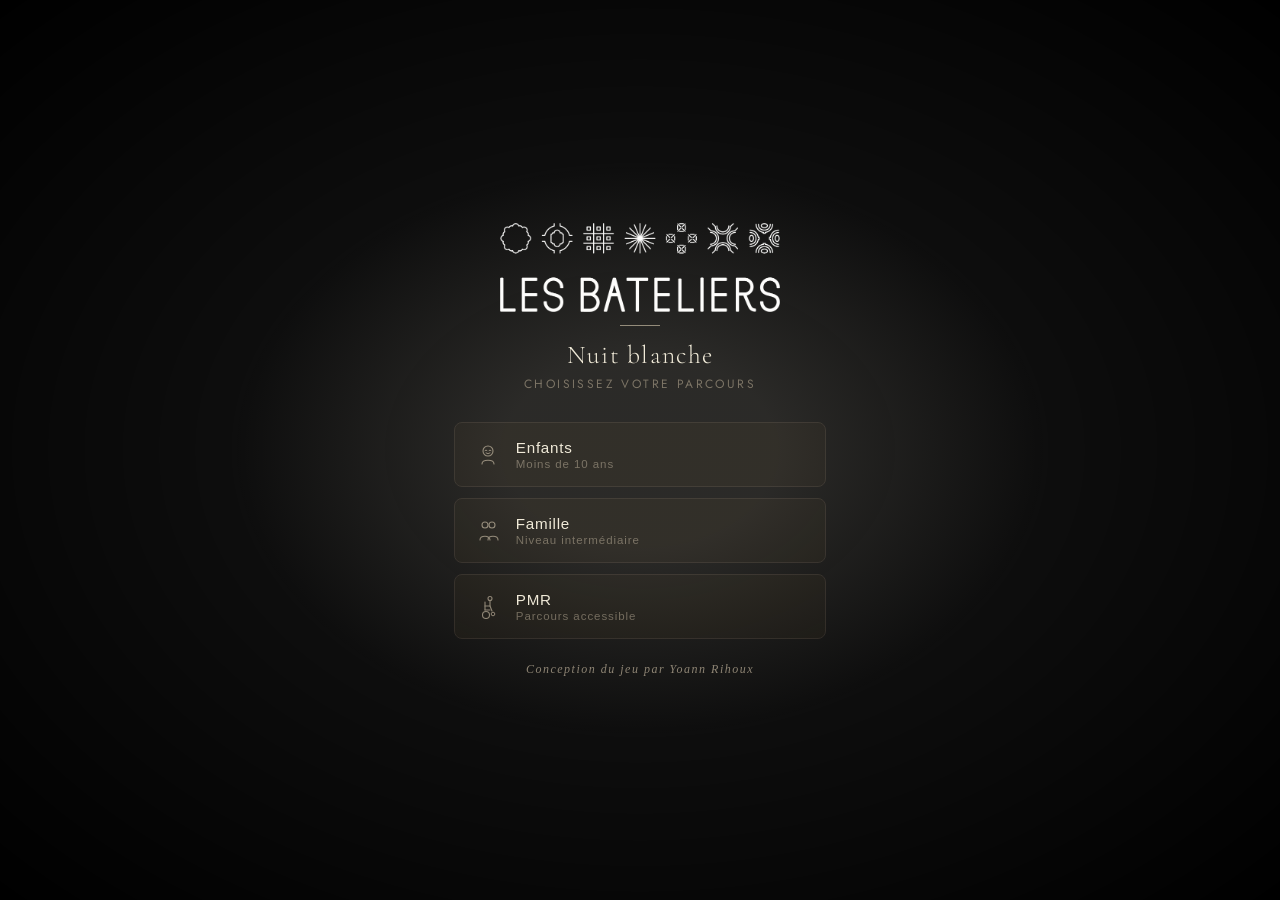
<file: index.html>
<!DOCTYPE html>
<html lang="fr">
<head>
  <meta charset="UTF-8">
  <meta name="viewport" content="width=device-width, initial-scale=1.0">
  <title>Les Bateliers — Nuit blanche</title>
  <meta http-equiv="Cache-Control" content="no-cache, no-store, must-revalidate">
  <meta http-equiv="Pragma" content="no-cache">
  <meta http-equiv="Expires" content="0">
  <link rel="stylesheet" href="css/style.css?v=1">
</head>
<body>

<style id="animations-globales">
@keyframes textReveal {
  from { opacity:0; letter-spacing:0.5em; }
  to   { opacity:1; letter-spacing:0.05em; }
}
@keyframes fadeInUp {
  from { opacity:0; transform:translateY(10px); }
  to   { opacity:1; transform:translateY(0); }
}
/* Les éléments restent cachés jusqu'à ce que .pret soit ajouté au body */
.anim-logo    { opacity:0; }
.anim-sep     { opacity:0; }
.anim-titre   { opacity:0; }
.anim-sous    { opacity:0; }
.anim-btn1    { opacity:0; }
.anim-btn2    { opacity:0; }
.anim-btn3    { opacity:0; }
body.pret .anim-logo  { animation: fadeInUp  0.6s ease 0.0s both; }
body.pret .anim-sep   { animation: fadeInUp  0.5s ease 0.3s both; }
body.pret .anim-titre { animation: textReveal 0.9s ease 0.4s both; }
body.pret .anim-sous  { animation: fadeInUp  0.5s ease 0.7s both; }
body.pret .anim-btn1  { animation: fadeInUp  0.5s ease 0.9s both; }
body.pret .anim-btn2  { animation: fadeInUp  0.5s ease 1.05s both; }
body.pret .anim-btn3  { animation: fadeInUp  0.5s ease 1.2s both; }
</style>
<style id="vignette-respiration">
@keyframes vigRespire {
  0%,100% { opacity:0.15; }
  50%      { opacity:1; }
}
.vignette-respiration {
  position: fixed;
  inset: 0;
  pointer-events: none;
  z-index: 9998;
  background: radial-gradient(ellipse at center,
    rgba(240,234,216,0.13) 15%,
    transparent 45%,
    rgba(0,0,0,0.97) 100%);
  animation: vigRespire 3.5s ease-in-out infinite;
  border-radius: 0;
}
</style>
<div class="vignette-respiration"></div>

  <!-- ÉCRAN DE CHARGEMENT -->
  <div id="ecranChargement" style="
    position:fixed; top:0; left:0; width:100%; height:100%;
    background:#0e0e0e;
    display:flex; flex-direction:column;
    align-items:center; justify-content:center;
    gap:1.5rem; z-index:9999;
    transition: opacity 0.8s ease;">
    <img src="img/logo.png" alt="Les Bateliers" style="width:200px; opacity:0.9;">
    <div style="width:40px; height:1px; background:#3a3530;"></div>
    <div style="display:flex; gap:8px; align-items:center;">
      <div style="width:6px;height:6px;border-radius:50%;background:#8a8070;animation:pulse 1.2s ease-in-out infinite;"></div>
      <div style="width:6px;height:6px;border-radius:50%;background:#8a8070;animation:pulse 1.2s ease-in-out 0.4s infinite;"></div>
      <div style="width:6px;height:6px;border-radius:50%;background:#8a8070;animation:pulse 1.2s ease-in-out 0.8s infinite;"></div>
    </div>
    <div style="font-family:'Jost',sans-serif; font-size:0.7rem; color:#4a4540; letter-spacing:0.25em; text-transform:uppercase;">Chargement</div>
  </div>

  <style>
  @keyframes pulse {
    0%, 100% { opacity:0.2; transform:scale(0.8); }
    50%       { opacity:1;   transform:scale(1.2); }
  }
  </style>

  <div class="accueil">

    <img src="img/logo.png" alt="Les Bateliers" class="logo-musee anim-logo">

    <div class="separateur anim-sep"></div>

    <h1 class="anim-titre">Nuit blanche</h1>
    <p class="sous-titre anim-sous">Choisissez votre parcours</p>

    <!-- Bandeau reprise de partie -->
    <div id="bandeauReprise" style="display:none;flex-direction:column;align-items:center;gap:8px;
         background:rgba(138,128,112,0.12);border:1px solid #3a3530;border-radius:10px;
         padding:14px 18px;margin-bottom:18px;width:100%;box-sizing:border-box;">
      <div style="font-size:0.75rem;color:#8a8070;letter-spacing:2px;text-transform:uppercase;">Partie en cours</div>
      <div id="repriseLabel" style="font-size:1rem;color:#f0ead8;letter-spacing:1px;"></div>
      <div style="display:flex;gap:10px;width:100%;margin-top:4px;">
        <button onclick="reprendrepartie()" style="flex:1;background:transparent;border:1px solid #8a8070;
          border-radius:8px;padding:10px;color:#f0ead8;font-size:0.8rem;letter-spacing:1px;
          text-transform:uppercase;cursor:pointer;">↩ Reprendre</button>
        <button onclick="confirmerNouvelle()" style="flex:1;background:transparent;border:1px solid #3a3530;
          border-radius:8px;padding:10px;color:#6b6355;font-size:0.8rem;letter-spacing:1px;
          text-transform:uppercase;cursor:pointer;">✕ Recommencer</button>
      </div>
    </div>

    <div class="parcours-choix">

      <button class="btn-parcours anim-btn1" onclick="choisirParcours('enfants')">
        <svg width="24" height="24" viewBox="0 0 24 24" fill="none">
          <circle cx="12" cy="9" r="5" stroke="#8a8070" stroke-width="1.1"/>
          <path d="M9 8.5 Q10 7.5 11 8.5" stroke="#8a8070" stroke-width="1" stroke-linecap="round"/>
          <path d="M13 8.5 Q14 7.5 15 8.5" stroke="#8a8070" stroke-width="1" stroke-linecap="round"/>
          <path d="M10 11 Q12 12.5 14 11" stroke="#8a8070" stroke-width="1" stroke-linecap="round"/>
          <path d="M6 22 C6 17 18 17 18 22" stroke="#8a8070" stroke-width="1.1" stroke-linecap="round"/>
        </svg>
        <div>
          <strong>Enfants</strong>
          <small>Moins de 10 ans</small>
        </div>
      </button>

      <button class="btn-parcours anim-btn2" onclick="choisirParcours('famille')">
        <svg width="24" height="24" viewBox="0 0 24 24" fill="none">
          <circle cx="9" cy="7" r="3" stroke="#8a8070" stroke-width="1.1"/>
          <circle cx="16" cy="7" r="3" stroke="#8a8070" stroke-width="1.1"/>
          <path d="M4 22 C4 17 14 17 14 22" stroke="#8a8070" stroke-width="1.1" stroke-linecap="round"/>
          <path d="M12 22 C12 17 22 17 22 22" stroke="#8a8070" stroke-width="1.1" stroke-linecap="round"/>
        </svg>
        <div>
          <strong>Famille</strong>
          <small>Niveau intermédiaire</small>
        </div>
      </button>

      <button class="btn-parcours pmr anim-btn3" onclick="choisirParcours('pmr')">
        <svg width="24" height="24" viewBox="0 0 24 24" fill="none">
          <circle cx="14" cy="3.5" r="2" stroke="#8a8070" stroke-width="1.1"/>
          <line x1="14" y1="5.5" x2="14" y2="11" stroke="#8a8070" stroke-width="1.1" stroke-linecap="round"/>
          <path d="M9 11 L14 11 L16 16" stroke="#8a8070" stroke-width="1.1" stroke-linecap="round" stroke-linejoin="round"/>
          <line x1="9" y1="7" x2="9" y2="15" stroke="#8a8070" stroke-width="1.1" stroke-linecap="round"/>
          <line x1="9" y1="15" x2="14" y2="15" stroke="#8a8070" stroke-width="1" stroke-linecap="round"/>
          <circle cx="10" cy="20" r="3.5" stroke="#8a8070" stroke-width="1.1"/>
          <circle cx="17" cy="19" r="1.8" stroke="#8a8070" stroke-width="1"/>
        </svg>
        <div>
          <strong>PMR</strong>
          <small>Parcours accessible</small>
        </div>
      </button>
      <p style="text-align:center; margin-top:12px; font-size:0.75rem; color:#8a8070;
         letter-spacing:1.5px; font-family:Georgia,serif; font-style:italic;">
        Conception du jeu par Yoann Rihoux
      </p>

    </div>
  </div>

  <script>
// Nettoyage complet à chaque retour à l'accueil
localStorage.removeItem('messageSpecial');
localStorage.removeItem('prenom');
</script>
<script src="js/game.js?v=5"></script>
  <script src="data/parcours.js?v=5"></script>
  <script>
    // window.onload fusionné ci-dessous

    function reprendrepartie() {
      // Reprendre la session en cours → aller directement à l'étape courante
      window.location.href = 'enigme.html';
    }

    function confirmerNouvelle() {
      // Masquer bandeau et laisser l'utilisateur choisir son parcours
      document.getElementById('bandeauReprise').style.display = 'none';
    }

    function choisirParcours(mode) {
      demarrerParcours(mode);
    }

    function demarrerParcours(mode) {
      setTimeout(function() {
        // Si une session existe déjà pour ce parcours → on la reprend sans remettre à zéro
        const parcoursExistant = localStorage.getItem('parcours');
        const etapeExistante   = parseInt(localStorage.getItem('etape') || '0');
        const phaseExistante   = localStorage.getItem('phase') || 'commun';
        const dejaParcours     = parcoursExistant === mode && etapeExistante > 0;

        if (!dejaParcours) {
          // Nouvelle partie : réinitialiser
          localStorage.setItem('parcours', mode);
          localStorage.setItem('etape',    '0');
          localStorage.setItem('erreurs',  '0');
          localStorage.setItem('phase',    'commun');
          localStorage.setItem('indiceAffiche', '0');
        }
        // Dans tous les cas, aller vers l'étape courante
        window.location.href = 'enigme.html';
      }, 300);
    }

    function nouvellePartie(mode) {
      // Forcer une nouvelle partie même si session existante
      setTimeout(function() {
        localStorage.setItem('parcours', mode);
        localStorage.setItem('etape',    '0');
        localStorage.setItem('erreurs',  '0');
        localStorage.setItem('phase',    'commun');
        localStorage.setItem('indiceAffiche', '0');
        window.location.href = 'enigme.html';
      }, 300);
    }

    // Au chargement : écran de chargement + détecter session en cours
    window.onload = function() {
      // Écran de chargement
      setTimeout(function() {
        const ec = document.getElementById('ecranChargement');
        if (ec) {
          ec.style.opacity = '0';
          setTimeout(function() { if (ec) ec.style.display = 'none'; }, 800);
        }
        document.body.classList.add('pret');
      }, 1000);

      // Détecter session en cours
      const parcours = localStorage.getItem('parcours');
      const etape    = parseInt(localStorage.getItem('etape') || '0');
      const indice   = localStorage.getItem('indiceAffiche') === '1';
      const aSession = parcours && (etape > 0 || indice);

      if (aSession) {
        const noms = { enfants: 'Enfants', famille: 'Famille', pmr: 'PMR' };
        const nomParcours = noms[parcours] || parcours;
        const bandeau = document.getElementById('bandeauReprise');
        const lbl     = document.getElementById('repriseLabel');
        if (bandeau && lbl) {
          lbl.textContent = 'Parcours ' + nomParcours + ' en cours';
          bandeau.style.display = 'flex';
        }
      }
    };
  </script>


<style id="ripple-global">
.ripple-dot {
  position: fixed;
  border-radius: 50%;
  background: rgba(240, 234, 216, 0.25);
  transform: scale(0);
  pointer-events: none;
  z-index: 99999;
  animation: rippleGlobal 0.6s ease-out forwards;
}
@keyframes rippleGlobal {
  from { transform: scale(0); opacity: 0.5; }
  to   { transform: scale(6); opacity: 0; }
}
</style>
<script>
document.addEventListener('click', function(e) {
  const dot = document.createElement('div');
  dot.className = 'ripple-dot';
  const size = 40;
  dot.style.width  = size + 'px';
  dot.style.height = size + 'px';
  dot.style.left   = (e.clientX - size / 2) + 'px';
  dot.style.top    = (e.clientY - size / 2) + 'px';
  document.body.appendChild(dot);
  dot.addEventListener('animationend', function() { dot.remove(); });
});
document.addEventListener('touchstart', function(e) {
  const touch = e.touches[0];
  const dot = document.createElement('div');
  dot.className = 'ripple-dot';
  const size = 40;
  dot.style.width  = size + 'px';
  dot.style.height = size + 'px';
  dot.style.left   = (touch.clientX - size / 2) + 'px';
  dot.style.top    = (touch.clientY - size / 2) + 'px';
  document.body.appendChild(dot);
  dot.addEventListener('animationend', function() { dot.remove(); });
}, { passive: true });
</script>
</body>
</html>
</file>
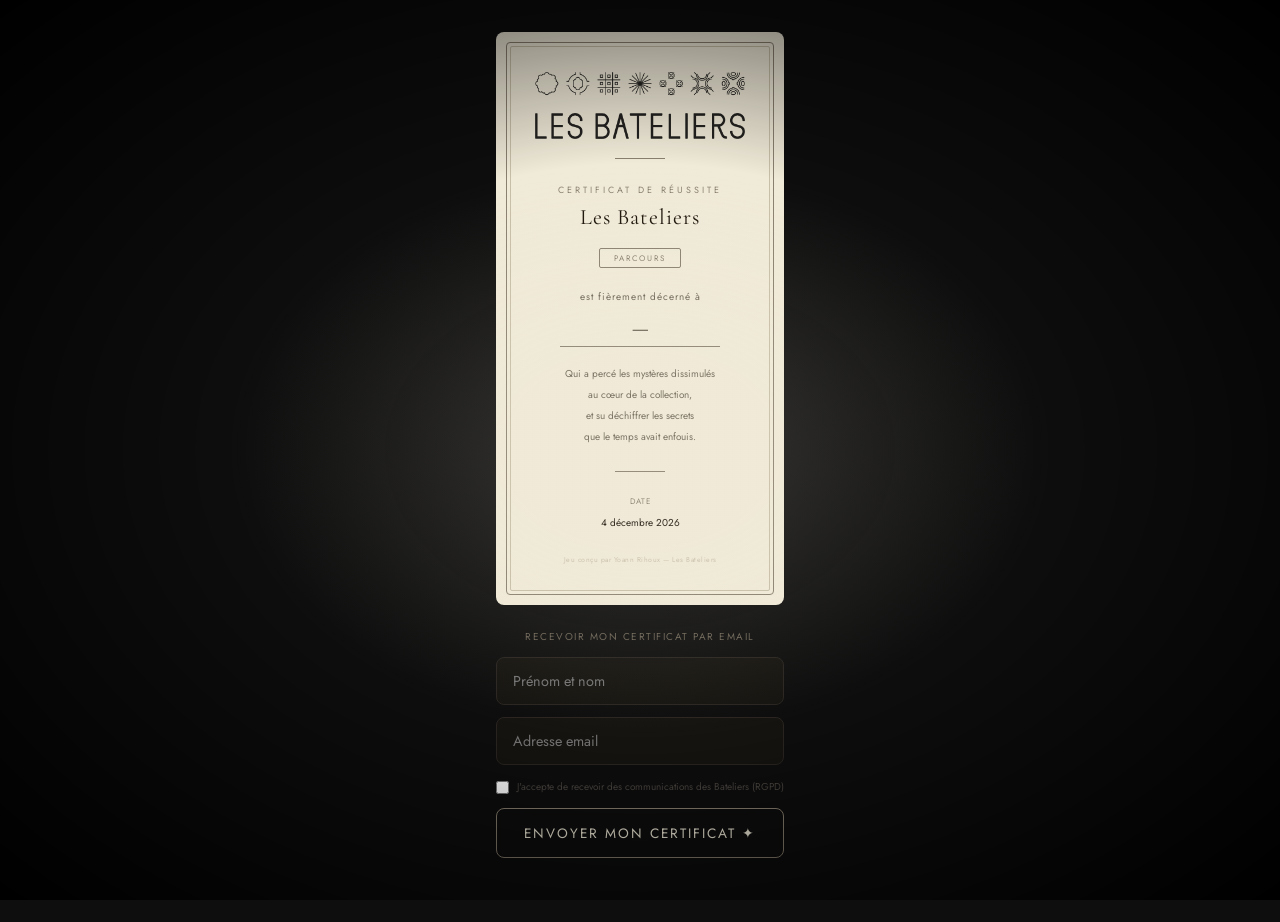
<file: certificat.html>
<!DOCTYPE html>
<html lang="fr">
<head>
  <meta charset="UTF-8">
  <meta name="viewport" content="width=device-width, initial-scale=1.0">
  <title>Les Bateliers — Certificat</title>
  <meta http-equiv="Cache-Control" content="no-cache, no-store, must-revalidate">
  <link rel="stylesheet" href="css/style.css?v=2">
  <link href="https://fonts.googleapis.com/css2?family=Cormorant+Garamond:ital,wght@0,300;0,400;1,400&display=swap" rel="stylesheet">
</head>
<body>

<style id="vignette-respiration">
@keyframes vigRespire {
  0%,100% { opacity:0.15; }
  50%      { opacity:1; }
}
.vignette-respiration {
  position: fixed; inset: 0; pointer-events: none; z-index: 9998;
  background: radial-gradient(ellipse at center, rgba(240,234,216,0.13) 15%, transparent 45%, rgba(0,0,0,0.97) 100%);
  animation: vigRespire 3.5s ease-in-out infinite;
}
</style>
<div class="vignette-respiration"></div>

<style id="certificat-style">
@keyframes fadeInUp { from{opacity:0;transform:translateY(16px)} to{opacity:1;transform:translateY(0)} }
@keyframes cardAppear {
  from { opacity:0; transform:perspective(800px) rotateX(25deg) translateY(30px); }
  to   { opacity:1; transform:perspective(800px) rotateX(0deg) translateY(0); }
}

.certif-page {
  min-height: 100vh;
  display: flex;
  flex-direction: column;
  align-items: center;
  justify-content: flex-start;
  padding: 2rem 1rem 4rem;
  gap: 1.5rem;
}

.certif-wrapper {
  animation: cardAppear 1.3s cubic-bezier(0.25,0.46,0.45,0.94) forwards;
  width: 100%;
  max-width: 400px;
}

.certif {
  background: #f0ead8;
  border-radius: 8px;
  padding: 2.5rem 2rem;
  position: relative;
  font-family: 'Cormorant Garamond', Georgia, serif;
}

.certif-border-outer {
  position: absolute; inset: 10px;
  border: 1px solid #8a8070; border-radius: 4px; pointer-events: none;
}
.certif-border-inner {
  position: absolute; inset: 14px;
  border: 0.5px solid #c8bfa8; border-radius: 2px; pointer-events: none;
}

.certif-logo {
  text-align: center; margin-bottom: 1.2rem;
}
.certif-logo img {
  width: 210px; filter: invert(1); opacity: 0.85;
  display: block; margin: 0 auto;
}

.certif-sep {
  width: 50px; height: 0.5px;
  background: #8a8070; margin: 0 auto 1.5rem;
}

.certif-titre {
  text-align: center; margin-bottom: 1rem;
}
.certif-titre .label {
  font-size: 9px; color: #8a8070; letter-spacing: 3px;
  text-transform: uppercase; margin-bottom: 8px;
  font-family: 'Jost', sans-serif; display: block;
}
.certif-titre h1 {
  font-size: 22px; color: #1a1208; font-weight: 400;
  letter-spacing: 0.05em; margin: 0;
}

.certif-badge {
  text-align: center; margin-bottom: 1.3rem;
}
.certif-badge span {
  display: inline-block; border: 0.5px solid #8a8070;
  border-radius: 2px; padding: 3px 14px;
  font-size: 8px; color: #8a8070; letter-spacing: 2px;
  text-transform: uppercase; font-family: 'Jost', sans-serif;
}

.certif-corps { text-align: center; margin-bottom: 1.5rem; }
.certif-corps .decerne {
  font-size: 10px; color: #6b6355; letter-spacing: 1px;
  margin-bottom: 12px; font-family: 'Jost', sans-serif; display: block;
}
.certif-corps .nom-joueur {
  font-size: 20px; color: #1a1208; font-style: italic;
  border-bottom: 0.5px solid #8a8070; padding-bottom: 6px;
  margin: 0 2rem 16px; display: block;
}
.certif-corps .texte {
  font-size: 10px; color: #6b6355; line-height: 2.1;
  margin: 0 1rem; font-family: 'Jost', sans-serif;
}

.certif-date {
  text-align: center; margin-top: 0;
}
.certif-date .label {
  font-size: 8px; color: #8a8070; letter-spacing: 1px;
  text-transform: uppercase; margin-bottom: 4px;
  font-family: 'Jost', sans-serif; display: block;
}
.certif-date .valeur {
  font-size: 10px; color: #1a1208; font-family: 'Jost', sans-serif;
}

.certif-mention {
  text-align: center; margin-top: 1.5rem;
  font-size: 7px; color: #c8bfa8; letter-spacing: 0.5px;
  font-family: 'Jost', sans-serif;
}

/* Formulaire */
.form-certif {
  width: 100%; max-width: 400px;
  display: flex; flex-direction: column; gap: 0.8rem;
  animation: fadeInUp 0.5s ease 1s both; opacity: 0;
}
.form-label {
  font-size: 10px; color: #6b6355; text-align: center;
  letter-spacing: 0.15em; text-transform: uppercase;
  font-family: 'Jost', sans-serif;
}
.form-input {
  background: #161410; border: 1px solid #2a2520;
  border-radius: 8px; padding: 0.8rem 1rem;
  color: #f0ead8; font-size: 0.9rem; width: 100%;
  font-family: 'Jost', sans-serif;
  transition: border-color 0.2s;
}
.form-input:focus { outline: none; border-color: #8a8070; }
.form-rgpd {
  display: flex; align-items: flex-start; gap: 8px;
}
.form-rgpd span {
  font-size: 10px; color: #4a4540; line-height: 1.7;
  font-family: 'Jost', sans-serif;
}
.btn-envoyer {
  background: transparent; border: 1px solid #8a8070;
  border-radius: 8px; padding: 0.9rem;
  color: #f0ead8; font-size: 0.85rem;
  letter-spacing: 0.15em; text-transform: uppercase;
  cursor: pointer; font-family: 'Jost', sans-serif;
  transition: border-color 0.2s, background 0.2s;
}
.btn-envoyer:hover { background: #161410; border-color: #f0ead8; }

.message-succes {
  display: none; text-align: center; padding: 1rem;
  background: #111008; border: 1px solid #1e1c18;
  border-radius: 8px; color: #a8c8a0;
  font-size: 0.85rem; font-family: 'Jost', sans-serif;
  letter-spacing: 0.05em;
}
</style>

<div class="certif-page">

  <!-- CERTIFICAT -->
  <div class="certif-wrapper">
    <div class="certif">
      <div class="certif-border-outer"></div>
      <div class="certif-border-inner"></div>

      <div class="certif-logo">
        <img src="img/logo.png" alt="Les Bateliers">
      </div>

      <div class="certif-sep"></div>

      <div class="certif-titre">
        <span class="label">Certificat de réussite</span>
        <h1>Les Bateliers</h1>
      </div>

      <div class="certif-badge">
        <span id="badgeParcours">Parcours Famille</span>
      </div>

      <div class="certif-corps">
        <span class="decerne">est fièrement décerné à</span>
        <span class="nom-joueur" id="nomJoueurCertif">—</span>
        <p class="texte">
          Qui a percé les mystères dissimulés<br>
          au cœur de la collection,<br>
          et su déchiffrer les secrets<br>
          que le temps avait enfouis.
        </p>
      </div>

      <div class="certif-sep"></div>

      <div class="certif-date">
        <span class="label">Date</span>
        <span class="valeur" id="dateCertif"></span>
      </div>

      <div class="certif-mention">Jeu conçu par Yoann Rihoux — Les Bateliers</div>
    </div>
  </div>

  <!-- FORMULAIRE -->
  <div class="form-certif" id="formulaire">
    <div class="form-label">Recevoir mon certificat par email</div>
    <input type="text" class="form-input" id="inputNom" placeholder="Prénom et nom">
    <input type="email" class="form-input" id="inputEmail" placeholder="Adresse email">
    <div class="form-rgpd">
      <input type="checkbox" id="checkRgpd" style="margin-top:3px; flex-shrink:0;">
      <span>J'accepte de recevoir des communications des Bateliers (RGPD)</span>
    </div>
    <button class="btn-envoyer" onclick="envoyerCertificat()">Envoyer mon certificat ✦</button>
    <div class="message-succes" id="messageSucces">
      ✦ Certificat envoyé ! Vérifiez votre boîte mail.
    </div>
  </div>

</div>

<script src="js/game.js?v=2"></script>
<script src="data/parcours.js?v=2"></script>
<script>
window.onload = function() {
  const s = GAME.getSession();

  // Badge parcours
  const noms = { enfants: 'Enfants', famille: 'Famille', pmr: 'PMR' };
  document.getElementById('badgeParcours').textContent =
    'Parcours ' + (noms[s.parcours] || '');

  // Date du jour
  const d = new Date();
  const mois = ['janvier','février','mars','avril','mai','juin',
    'juillet','août','septembre','octobre','novembre','décembre'];
  document.getElementById('dateCertif').textContent =
    d.getDate() + ' ' + mois[d.getMonth()] + ' ' + d.getFullYear();
};

function envoyerCertificat() {
  const nom   = document.getElementById('inputNom').value.trim();
  const email = document.getElementById('inputEmail').value.trim();
  const rgpd  = document.getElementById('checkRgpd').checked;

  if (!nom || !email) {
    alert('Merci de remplir votre nom et votre email.');
    return;
  }
  if (!rgpd) {
    alert('Merci d\'accepter les conditions RGPD.');
    return;
  }

  // Afficher le nom sur le certificat
  document.getElementById('nomJoueurCertif').textContent = nom;

  // Message temporaire (Brevo sera branché ici)
  document.getElementById('messageSucces').style.display = 'block';
  document.querySelector('.btn-envoyer').style.display = 'none';
}
</script>

<style id="ripple-global">
.ripple-dot {
  position: fixed; border-radius: 50%;
  background: rgba(240,234,216,0.25);
  transform: scale(0); pointer-events: none;
  z-index: 99999; animation: rippleGlobal 0.6s ease-out forwards;
}
@keyframes rippleGlobal {
  from { transform: scale(0); opacity: 0.5; }
  to   { transform: scale(6); opacity: 0; }
}
</style>
<script>
document.addEventListener('click', function(e) {
  const dot = document.createElement('div');
  dot.className = 'ripple-dot';
  const size = 40;
  dot.style.width = size + 'px';
  dot.style.height = size + 'px';
  dot.style.left = (e.clientX - size/2) + 'px';
  dot.style.top = (e.clientY - size/2) + 'px';
  document.body.appendChild(dot);
  dot.addEventListener('animationend', function() { dot.remove(); });
});
</script>

</body>
</html>
</file>
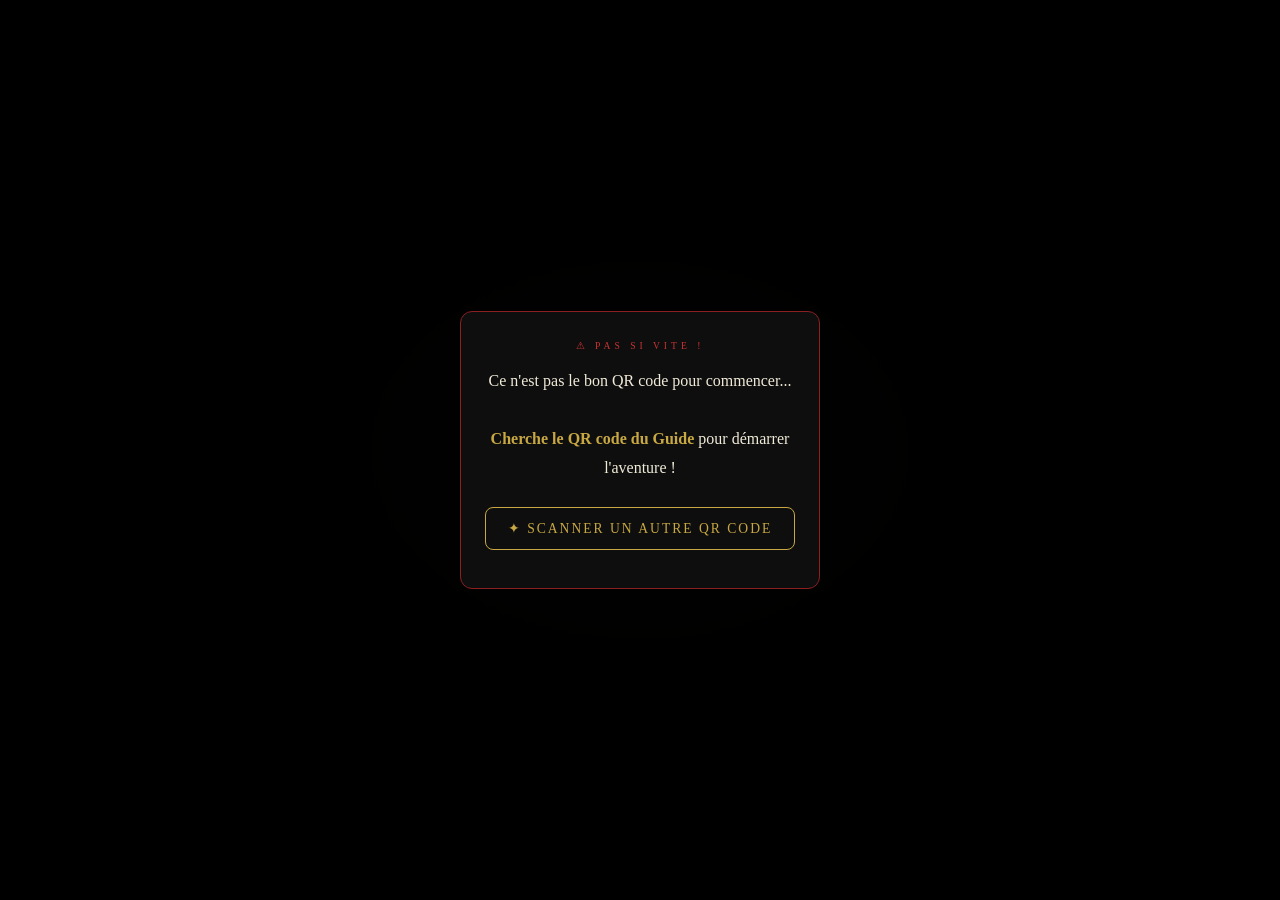
<file: enigme.html>
<!DOCTYPE html>
<html lang="fr">
<head>
  <meta charset="UTF-8">
  <meta name="viewport" content="width=device-width, initial-scale=1.0">
  <title>Les Bateliers — Jeu du Musée</title>
  <meta http-equiv="Cache-Control" content="no-cache, no-store, must-revalidate">
  <meta http-equiv="Pragma" content="no-cache">
  <meta http-equiv="Expires" content="0">
  <link rel="stylesheet" href="css/style.css?v=1">
</head>
<body>
<!-- Overlay message spécial -->
<div id="overlayMessage">
  <div class="msg-card">
    <div class="msg-label">✦ À retenir ✦</div>
    <div class="msg-texte" id="overlayMessageTexte"></div>
    <button class="msg-btn" onclick="fermerOverlayMessage()">J'ai compris ✦</button>
  </div>
</div>

<button id="btnGrandTexte" onclick="toggleGrandTexte()" title="Agrandir le texte" style="display:none;">
  <svg id="loupeIcon" viewBox="0 0 24 24" fill="none" stroke="#c8a842" stroke-width="2.2" stroke-linecap="round" stroke-linejoin="round" width="20" height="20">
    <circle cx="11" cy="11" r="7"/>
    <line x1="16.5" y1="16.5" x2="22" y2="22"/>
    <line x1="8" y1="11" x2="14" y2="11"/>
    <line x1="11" y1="8" x2="11" y2="14"/>
  </svg>
</button>
<div id="flecheScroll" onclick="window.scrollTo({top:document.body.scrollHeight,behavior:'smooth'});cacherFleche();">
  <svg viewBox="0 0 24 24" fill="none"><path d="M12 4v16M5 13l7 7 7-7" stroke="#c8a842" stroke-width="2.2" stroke-linecap="round" stroke-linejoin="round"/></svg>
  <span>Continuer</span>
</div>


<style id="animations-globales">
@keyframes fadeInUp {
  from { opacity:0; transform:translateY(10px); }
  to   { opacity:1; transform:translateY(0); }
}
@keyframes cardAppear {
  from { opacity:0; transform:perspective(800px) rotateX(25deg) translateY(30px); }
  to   { opacity:1; transform:perspective(800px) rotateX(0deg)  translateY(0); }
}
.card-animate {
  animation: cardAppear 1.3s cubic-bezier(0.25,0.46,0.45,0.94) forwards;
}
@keyframes textReveal {
  from { opacity:0; letter-spacing:0.5em; }
  to   { opacity:1; letter-spacing:0.05em; }
}

</style>
<style id="vignette-respiration">
@keyframes vigRespire {
  0%,100% { opacity:0.15; }
  50%      { opacity:1; }
}
.vignette-respiration {
  position: fixed;
  inset: 0;
  pointer-events: none;
  z-index: 9998;
  background: radial-gradient(ellipse at center,
    rgba(240,234,216,0.13) 15%,
    transparent 45%,
    rgba(0,0,0,0.97) 100%);
  animation: vigRespire 3.5s ease-in-out infinite;
  border-radius: 0;
}
</style>
<div class="vignette-respiration"></div>

<!-- ÉCRAN DE CHARGEMENT -->
<div id="ecranChargement" style="
  position:fixed; top:0; left:0; width:100%; height:100%;
  background:#0e0e0e;
  display:flex; flex-direction:column;
  align-items:center; justify-content:center;
  gap:1.5rem; z-index:9999;
  transition: opacity 0.8s ease;">
  <img src="img/logo.png" alt="Les Bateliers" style="width:200px; opacity:0.9;">
  <div style="width:40px; height:1px; background:#3a3530;"></div>
  <div style="display:flex; gap:8px; align-items:center;">
    <div class="point-charge" style="width:6px;height:6px;border-radius:50%;background:#8a8070;animation:pulse 1.2s ease-in-out infinite;"></div>
    <div class="point-charge" style="width:6px;height:6px;border-radius:50%;background:#8a8070;animation:pulse 1.2s ease-in-out 0.4s infinite;"></div>
    <div class="point-charge" style="width:6px;height:6px;border-radius:50%;background:#8a8070;animation:pulse 1.2s ease-in-out 0.8s infinite;"></div>
  </div>
  <div style="font-family:'Jost',sans-serif; font-size:0.7rem; color:#4a4540; letter-spacing:0.25em; text-transform:uppercase;">Chargement</div>
</div>

<style>
@keyframes pulse {
  0%, 100% { opacity:0.2; transform:scale(0.8); }
  50%       { opacity:1;   transform:scale(1.2); }
}
@keyframes shake {
  0%,100% { transform:translateX(0); }
  20%     { transform:translateX(-8px); }
  40%     { transform:translateX(8px); }
  60%     { transform:translateX(-5px); }
  80%     { transform:translateX(5px); }
}
@keyframes slideUp {
  from { opacity:0; transform:translateY(16px); }
  to   { opacity:1; transform:translateY(0); }
}
@keyframes flashErreur {
  0%,100% { border-color:#1e1c18; }
  40%     { border-color:#c89090; box-shadow:0 0 0 2px rgba(200,144,144,0.15); }
}
@keyframes flashOk {
  0%,100% { border-color:#1e1c18; }
  40%     { border-color:#a8c8a0; box-shadow:0 0 0 2px rgba(168,200,160,0.15); }
}
.anim-shake    { animation: shake 0.45s ease, flashErreur 0.8s ease; }
.anim-slide-up { animation: slideUp 0.35s ease, flashOk 0.8s ease; }
</style>

<div class="jeu-container">

  <!-- HEADER : logo + progression -->
  <div class="jeu-header">
    <div class="progression-bar" style="width:100%">
      <div class="progression-fill" id="progressionFill"></div>
    </div>
    <div class="progression-label" id="progressionLabel">Progression : 0%</div>
    <div id="etoilesCompteur">
      <span class="etoile" id="etoile1">⭐</span>
      <span class="etoile" id="etoile2">⭐</span>
      <span class="etoile" id="etoile3">⭐</span>
    </div>
  </div>

  <!-- ÉCRAN : SPLASH (intro avant vidéo avec musique) -->
  <div class="ecran cache" id="ecranSplash">
    <div class="indice-card" style="min-height:340px; justify-content:center;">
      <img src="img/logo.png" alt="Les Bateliers" class="logo-question">
      <div class="separateur-question"></div>
      <div class="personnage-nom" id="splashPersonnage"></div>
      <p style="color:#8a8070; font-size:0.9rem; line-height:1.8;" id="splashMessage"></p>
      <button class="btn-suite" id="btnSplash" onclick="lancerDepuisSplash()">
        Découvrir ▶
      </button>
    </div>
  </div>

  <!-- ÉCRAN : VIDÉO -->
  <div class="ecran cache" id="ecranVideo">
    <div class="video-wrapper">
      <iframe id="videoPlayer"
        src=""
        frameborder="0"
        allow="autoplay; fullscreen"
        allowfullscreen>
      </iframe>
    </div>
    <button class="btn-suite" id="btnSuiteVideo" onclick="demarrerMusiqueEtLancerQuestion()">
      Continuer ▶
    </button>
  </div>

  <!-- ÉCRAN : QUESTION -->
  <div class="ecran cache" id="ecranQuestion">
    <div class="question-card">
      <img src="img/logo.png" alt="Les Bateliers" class="logo-question">
      <div class="separateur-question"></div>
      <div class="personnage-nom" id="personnageNom"></div>
      <p class="question-texte" id="questionTexte"></p>

      <!-- Bouton calculette + panneau dépliable -->
      <div id="calcZone" style="display:none;margin:10px 0 4px;">

        <!-- Bouton toggle -->
        <button id="btnCalc" onclick="toggleCalc()" style="
          display:flex;align-items:center;gap:8px;
          background:transparent;border:1px solid #3a3530;
          border-radius:8px;padding:8px 14px;
          color:#8a8070;font-size:0.75rem;letter-spacing:1px;
          text-transform:uppercase;cursor:pointer;
          width:100%;justify-content:center;margin-bottom:0;">
          <svg width="16" height="16" viewBox="0 0 24 24" fill="none" stroke="#8a8070" stroke-width="1.5" stroke-linecap="round" stroke-linejoin="round">
            <rect x="4" y="2" width="16" height="20" rx="2"/>
            <line x1="8" y1="6" x2="16" y2="6"/>
            <line x1="8" y1="10" x2="10" y2="10"/>
            <line x1="14" y1="10" x2="16" y2="10"/>
            <line x1="8" y1="14" x2="10" y2="14"/>
            <line x1="14" y1="14" x2="16" y2="14"/>
            <line x1="8" y1="18" x2="10" y2="18"/>
            <line x1="14" y1="18" x2="16" y2="18"/>
          </svg>
          Calculette
        </button>

        <!-- Panneau calculette dépliable -->
        <div id="miniCalc" style="display:none;margin-top:8px;background:rgba(0,0,0,0.4);border:1px solid #3a3530;border-radius:8px;padding:12px;">
          <!-- Historique des calculs -->
          <div id="calcHistorique" style="min-height:20px;margin-bottom:8px;font-size:11px;color:#4a4540;text-align:right;letter-spacing:0.5px;line-height:1.8;"></div>
          <!-- Ligne de calcul -->
          <div style="display:flex;align-items:center;gap:6px;margin-bottom:8px;">
            <input id="calcA" type="number" inputmode="decimal" placeholder="0"
              style="flex:1;background:#0a0a0a;border:1px solid #2a2520;border-radius:6px;
              padding:8px;color:#f0ead8;font-size:15px;text-align:center;width:0;min-width:0;">
            <select id="calcOp"
              style="background:#0a0a0a;border:1px solid #2a2520;border-radius:6px;
              padding:8px 6px;color:#c8a842;font-size:16px;font-weight:bold;">
              <option value="div">÷</option>
              <option value="mul">×</option>
              <option value="add">+</option>
              <option value="sub">−</option>
            </select>
            <input id="calcB" type="number" inputmode="decimal" placeholder="0"
              style="flex:1;background:#0a0a0a;border:1px solid #2a2520;border-radius:6px;
              padding:8px;color:#f0ead8;font-size:15px;text-align:center;width:0;min-width:0;">
            <button onclick="calculer()"
              style="background:#1a1814;border:1px solid #8a8070;border-radius:6px;
              padding:8px 12px;color:#f0ead8;font-size:15px;font-weight:bold;cursor:pointer;
              flex-shrink:0;">=</button>
          </div>
          <!-- Résultat -->
          <div id="calcResultat"
            style="text-align:center;font-size:20px;color:#c8a842;
            letter-spacing:1px;font-weight:bold;min-height:28px;padding:4px 0;">
          </div>
          <!-- Bouton réutiliser le résultat -->
          <button id="btnReutiliser" onclick="reutiliserResultat()" style="
            display:none;width:100%;margin-top:6px;
            background:transparent;border:1px solid #2a2520;border-radius:6px;
            padding:6px;color:#6b6355;font-size:10px;letter-spacing:1px;
            text-transform:uppercase;cursor:pointer;">
            ↩ Réutiliser ce résultat
          </button>
        </div>
      </div>

      <div class="choix-liste" id="choixListe"></div>
    </div>
  </div>

  <!-- ÉCRAN : FEEDBACK (bonne/mauvaise réponse) -->
  <div class="ecran cache" id="ecranFeedback">
    <div class="video-wrapper">
      <iframe id="videoFeedback"
        src=""
        frameborder="0"
        allow="autoplay; fullscreen"
        allowfullscreen>
      </iframe>
    </div>
    <div id="messageFeedback" class="message-feedback"></div>
    <button class="btn-suite cache" id="btnApresReponse" onclick="apresReponse()"></button>
  </div>

  <!-- ÉCRAN : INDICE (trouver le prochain QR) -->
  <div class="ecran cache" id="ecranIndice">
    <div class="indice-card">
      <div class="indice-separateur"></div>
      <h2>Bien joué !</h2>
      <p id="indiceTexte"></p>
    </div>
  </div>

  <!-- ÉCRAN : ERREUR ANTI-CHEAT -->
  <div class="ecran cache" id="ecranCheat">
    <div class="cheat-card">
      <div class="indice-icone">✦</div>
      <h2>Pas si vite !</h2>
      <p id="cheatIndice">Tu dois d'abord trouver l'étape précédente dans le musée.</p>
      <button class="btn-suite" onclick="window.location.href='progression.html'" style="margin-top:20px;">
        📷 Scanner un QR code
      </button>
    </div>
  </div>

</div>

<script>
// Force suppression de tout ancien messageSpecial au démarrage
localStorage.removeItem('messageSpecial');
</script>
<script src="data/parcours.js?v=9"></script>
<script src="js/html5-qrcode.min.js"></script>
<script src="js/game.js?v=6"></script>
<script>

  // ── Variables globales ──
  let etapeData   = null;
  let questionData = null;
  let session     = null;
  let bonneReponse = false;

  // ── Musiques de fond par étape ──
  const MUSIQUES = {
    'intro-guide': {
      fichier: 'audio/(( DÉBUT )) JID x Kendrick Lamar x J. Cole Type Beat  Je Suis Perdu.mp3',
      debut: 10
    },
    'perroquet': {
      fichier: "audio/(( PERROQUET )) Sea Of Thieves Music - Season 17 Title Screen Theme - [Smugglers' Tide].mp3",
      debut: 9
    },
    'joseph-ii': {
      fichier: 'audio/(( JOSEPH II )) Two Steps From Hell - Black Blade (Invincible).mp3',
      debut: 25
    },
    'horloge-salon-rouge': {
      fichier: 'audio/(( HORLOGE )) Musique Stressante n3.mp3',
      debut: 0
    },
    'horloge-1759': {
      fichier: 'audio/(( HORLOGE )) Musique Stressante n3.mp3',
      debut: 0
    },
    'dromadaire': {
      fichier: 'audio/(( DROMADAIRE ))Free Arabic Type Beat  Desert Soul  Trap x Middle East Instrumental 2025.mp3',
      debut: 0
    },
    'licorne-classique': {
      fichier: 'audio/(( LICORNE )) Riding a Black Unicorn (Instrumental).mp3',
      debut: 15
    },
    'putti-astrologue': {
      fichier: 'audio/(( PUTTI )) lexin_music-cinematic-middle-east-118673.mp3',
      debut: 0
    },
    'vieux-gardien': {
      fichier: 'audio/(( GARDIEN ))2022-03-05_-_Raging_Tides_-_www.FesliyanStudios.com.mp3',
      debut: 16
    },
    'lampe-magique': {
      fichier: 'audio/(( LAMPE MAGIQUE )) Breathtaking Cinematic Epic Arabian Music  Royalty Free No Copyright.mp3',
      debut: 0
    }
  };

  let musique = null; // musique active

  // ── Initialisation au chargement ──
  // Bloquer le bouton retour
  history.pushState(null, '', window.location.href);
  window.addEventListener('popstate', function() {
    history.pushState(null, '', window.location.href);
  });

  window.onload = function() {

    session = GAME.getSession();

    // Vider les mauvais choix mémorisés au chargement d'une nouvelle page
    localStorage.removeItem('dejaTentes');

    // Masquer l'écran de chargement avec fondu
    setTimeout(function() {
      const ec = document.getElementById('ecranChargement');
      ec.style.opacity = '0';
      setTimeout(function() { ec.style.display = 'none'; }, 800);
    }, 1200);

    // Vider messageSpecial au début de chaque nouvelle question
    if (!session.indiceAffiche) {
      localStorage.removeItem('messageSpecial');
    }
    // Pas de parcours choisi → bloquer avec message
    if (!session.parcours) {
      var ec2 = document.getElementById('ecranChargement');
      if(ec2){ ec2.style.opacity='0'; ec2.style.display='none'; }
      var ob = document.getElementById('overlayPasCommence');
      if(ob) ob.style.display='flex';
      return;
    }

    // Récupérer l'ID de l'étape depuis l'URL (?etape=perroquet etc.)
    const params  = new URLSearchParams(window.location.search);
    const idEtape = params.get('etape');

    // Note: on ne sauvegarde plus l'URL enigme dans sessionStorage
    // pour éviter que le bouton "Retour au jeu" de progression.html
    // ne déclenche validerEtape() sans scan de QR

    // Si le joueur arrive avec un QR ET que l'indice était affiché
    // → vérifier que c'est bien le BON QR avant de valider
    if (session.indiceAffiche && idEtape && idEtape !== '0') {
      // Vérifier que le QR scanné correspond bien à l'étape suivante attendue
      if (GAME.peutAcceder(idEtape)) {
        // Sauvegarder l'index AVANT validerEtape()
        var sAvantValid = GAME.getSession();
        var totalCommunPre = PARCOURS.commun ? PARCOURS.commun.length : 5;
        var indexAvant = 0;
        if (sAvantValid.phase === 'commun')    indexAvant = sAvantValid.etape;
        if (sAvantValid.phase === 'classique') indexAvant = totalCommunPre + sAvantValid.etape;
        if (sAvantValid.phase === 'pmr')       indexAvant = totalCommunPre + sAvantValid.etape;
        GAME.validerEtape();
        session = GAME.getSession();
        // Continuer normalement pour charger la nouvelle énigme
      } else {
        // Mauvais QR scanné — afficher ecranCheat avec l'indice
        const s = GAME.getSession();
        let liste;
        if (s.phase === 'commun')    liste = PARCOURS.commun;
        if (s.phase === 'classique') liste = PARCOURS.classique;
        if (s.phase === 'pmr')       liste = PARCOURS.pmr;
        const etapeCourante = GAME.getEtapeCourante();
        let indiceMsg = etapeCourante ? etapeCourante.indice : "Continue à chercher dans le musée !";
        if (typeof indiceMsg === 'object') {
          indiceMsg = s.parcours === 'pmr' ? indiceMsg.pmr : indiceMsg.classique;
        }
        document.getElementById('cheatIndice').textContent = indiceMsg || "Continue à chercher dans le musée !";
        const pctCheat = GAME.getProgression();
        document.getElementById('progressionFill').style.width = pctCheat + '%';
        document.getElementById('progressionLabel').textContent = 'Progression : ' + pctCheat + '%';
        afficherEcran('ecranCheat');
        return;
      }
    }
    // Si indice affiché mais PAS de QR → rediriger vers la carte de progression
    // qui affiche l'indice + le scanner QR
    else if (session.indiceAffiche && (!idEtape || idEtape === '0')) {
      window.location.href = 'progression.html';
      return;
    }

    // Anti-cheat : seulement si un ID est fourni ET différent de "0"
    if (idEtape && idEtape !== '0' && !GAME.peutAcceder(idEtape)) {
      // Récupérer l'indice de l'étape PRÉCÉDENTE (celle qui dit où aller)
      const s = GAME.getSession();
      let liste;
      if (s.phase === 'commun')    liste = PARCOURS.commun;
      if (s.phase === 'classique') liste = PARCOURS.classique;
      if (s.phase === 'pmr')       liste = PARCOURS.pmr;

      // L'étape précédente = etape actuelle - 1
      const indexPrec = s.etape - 1;
      const etapePrec = (liste && indexPrec >= 0) ? liste[indexPrec] : null;

      if (etapePrec) {
        let indice = etapePrec.indice;
        if (typeof indice === 'object') {
          indice = s.parcours === 'pmr' ? indice.pmr : indice.classique;
        }
        document.getElementById('cheatIndice').textContent = indice || "Continue à chercher dans le musée !";
      } else {
        document.getElementById('cheatIndice').textContent = "Continue à chercher dans le musée !";
      }
      // Mettre à jour la barre de progression avec la vraie progression
      const pctCheat = GAME.getProgression();
      document.getElementById('progressionFill').style.width = pctCheat + '%';
      document.getElementById('progressionLabel').textContent = 'Progression : ' + pctCheat + '%';
      window.location.href = 'leurre.html';
      return;
    }

    // Charger l'étape
    etapeData = GAME.getEtapeCourante();
    if (!etapeData) {
      window.location.href = 'victoire.html';
      return;
    }

    // Note: on ne sauvegarde plus l'URL enigme dans sessionStorage
    // pour éviter que le bouton "Retour au jeu" de progression.html
    // ne déclenche validerEtape() sans scan de QR

    questionData = (etapeData.questions)
      ? GAME.getQuestion(etapeData, session)
      : null;

    // Mettre à jour la progression
    const pct = GAME.getProgression();
    document.getElementById('progressionFill').style.width = pct + '%';
    document.getElementById('progressionLabel').textContent = 'Progression : ' + pct + '%';

    // Charger la vidéo d'intro
    // Pour l'Horloge 1759, la videoIntro dépend du parcours et niveau
    if (etapeData.bifurcation) {
      const niveau = session.parcours === 'enfants' ? 'enfant' : 'famille';
      const variante = session.parcours === 'pmr' ? 'pmr' : 'classique';
      const q = etapeData.questions[niveau][variante];
      if (q && q.videoIntro) etapeData.videoIntro = q.videoIntro;
    }

    if (etapeData.videoIntro) {
      const configMusique = MUSIQUES[etapeData.id];
      if (configMusique && etapeData.id !== 'intro-guide') {
        // Splash → clic → musique + vidéo (comportement standard)
        document.getElementById('splashPersonnage').textContent = etapeData.personnage;
        document.getElementById('splashMessage').textContent = "Prépare-toi... une nouvelle rencontre t'attend.";
        afficherEcran('ecranSplash');
      } else {
        // Guide : afficher tutoriel si première fois
        if (etapeData.id === 'intro-guide' && !localStorage.getItem('tutorielVu')) {
          var ov = document.getElementById('overlayTutoriel');
          if(ov) ov.style.display='flex';
        } else {
          chargerVideo('videoPlayer', etapeData.videoIntro);
          afficherEcran('ecranVideo');
          demarrerMusique(etapeData.id);
        }
      }
    } else {
      // Pas de vidéo intro → splash quand même pour déclencher la musique au clic
      if (!questionData) {
        // Lampe magique : splash puis vidéo de fin
        document.getElementById('splashPersonnage').textContent = etapeData.personnage;
        document.getElementById('splashMessage').textContent = "Prépare-toi... la dernière rencontre t'attend.";
        afficherEcran('ecranSplash');
      } else {
        afficherQuestion();
      }
    }
  };

  // ── Afficher la question ──
  function ouvrirOverlayMessage(texte) {
    var overlay = document.getElementById('overlayMessage');
    var t = document.getElementById('overlayMessageTexte');
    if (overlay && t) {
      t.innerHTML = texte;
      overlay.classList.add('visible');
    }
  }

  function fermerOverlayMessage() {
    var overlay = document.getElementById('overlayMessage');
    if (overlay) overlay.classList.remove('visible');
  }

  function toggleGrandTexte() {
    var actif = document.body.classList.toggle('grand-texte');
    var btn = document.getElementById('btnGrandTexte');
    var ico = document.getElementById('loupeIcon');
    if (btn) btn.classList.toggle('actif', actif);
    if (ico) ico.setAttribute('stroke', actif ? '#c8a842' : '#6b6355');
    localStorage.setItem('grandTexte', actif ? '1' : '0');
  }

  // Restaurer au chargement
  (function() {
    if (localStorage.getItem('grandTexte') === '1') {
      document.body.classList.add('grand-texte');
      var btn = document.getElementById('btnGrandTexte');
      var ico = document.getElementById('loupeIcon');
      if (btn) btn.classList.add('actif');
      if (ico) ico.setAttribute('stroke', '#c8a842');
    }
  })();

  function montrerFleche() {
    var f = document.getElementById('flecheScroll');
    if (f) f.classList.add('visible');
  }

  function cacherFleche() {
    var f = document.getElementById('flecheScroll');
    if (f) f.classList.remove('visible');
  }

  function scrollBas() {
    montrerFleche();
  }

  function toggleCalc() {
    const panel = document.getElementById('miniCalc');
    const btn   = document.getElementById('btnCalc');
    const open  = panel.style.display === 'none';
    panel.style.display = open ? 'block' : 'none';
    btn.style.borderColor = open ? '#8a8070' : '#3a3530';
    btn.style.color       = open ? '#f0ead8'  : '#8a8070';
    // Changer icône couleur
    const ico = btn.querySelector('svg');
    if (ico) ico.style.stroke = open ? '#f0ead8' : '#8a8070';
  }

  function calculer() {
    const a  = parseFloat(document.getElementById('calcA').value);
    const b  = parseFloat(document.getElementById('calcB').value);
    const op = document.getElementById('calcOp').value;
    if (isNaN(a) || isNaN(b)) { document.getElementById('calcResultat').textContent = '?'; return; }
    let res;
    if (op === 'div') res = b !== 0 ? a / b : '∞';
    if (op === 'mul') res = a * b;
    if (op === 'add') res = a + b;
    if (op === 'sub') res = a - b;
    if (typeof res === 'number') res = Math.round(res * 10000) / 10000;
    document.getElementById('calcResultat').textContent = '= ' + res;
    // Ajouter à l'historique
    const opSym = {div:'÷', mul:'×', add:'+', sub:'−'}[op];
    const histo = document.getElementById('calcHistorique');
    histo.textContent += (histo.textContent ? '  →  ' : '') + a + ' ' + opSym + ' ' + b + ' = ' + res;
    // Afficher bouton réutiliser
    const btnR = document.getElementById('btnReutiliser');
    btnR.style.display = 'block';
    btnR.dataset.val = res;
  }

  function reutiliserResultat() {
    const val = document.getElementById('btnReutiliser').dataset.val;
    document.getElementById('calcA').value = val;
    document.getElementById('calcB').value = '';
    document.getElementById('calcResultat').textContent = '';
    document.getElementById('btnReutiliser').style.display = 'none';
    document.getElementById('calcA').focus();
  }

  // Mots-clés qui déclenchent l'affichage de la calculette
  const QUESTIONS_CALC = ['clepsydre', 'fontaine', 'litres'];

  function afficherQuestion() {
    session = GAME.getSession();



    document.getElementById('personnageNom').textContent = etapeData.personnage;
    document.getElementById('questionTexte').textContent = questionData.texte;

    // Remettre les 3 étoiles à plein au début de chaque question
    for (var i = 1; i <= 3; i++) {
      var e = document.getElementById('etoile' + i);
      if (e) e.classList.remove('perdue');
    }
    majCompteurErreurs();

    // Générer les boutons de réponse
    const liste = document.getElementById('choixListe');
    liste.innerHTML = '';
    const erreursActuelles = GAME.getSession().erreurs;
    const dejaTentes = JSON.parse(localStorage.getItem('dejaTentes') || '[]');
    questionData.choix.forEach(function(choix, index) {
      const btn = document.createElement('button');
      btn.className = 'btn-choix';
      btn.textContent = choix;
      // Griser les choix déjà tentés (mauvaises réponses précédentes)
      if (dejaTentes.includes(index)) {
        btn.disabled = true;
        btn.style.opacity = '0.3';
        btn.style.textDecoration = 'line-through';
      } else {
        btn.onclick = function() { verifierReponse(index); };
      }
      liste.appendChild(btn);
    });

    // Calculette : afficher/masquer selon la question
    var calcZone = document.getElementById('calcZone');
    if (calcZone && typeof QUESTIONS_CALC !== 'undefined') {
      var needsCalc = QUESTIONS_CALC.some(function(kw) {
        return questionData.texte.toLowerCase().indexOf(kw.toLowerCase()) >= 0;
      });
      calcZone.style.display = needsCalc ? 'block' : 'none';
      var mc = document.getElementById('miniCalc');
      if (mc) mc.style.display = 'none';
      var cr = document.getElementById('calcResultat');
      if (cr) cr.textContent = '';
      var ch = document.getElementById('calcHistorique');
      if (ch) ch.textContent = '';
      var br = document.getElementById('btnReutiliser');
      if (br) br.style.display = 'none';
      var ca = document.getElementById('calcA');
      if (ca) ca.value = '';
      var cb2 = document.getElementById('calcB');
      if (cb2) cb2.value = '';
      // Remettre le bouton dans son état fermé
      var btnC = document.getElementById('btnCalc');
      if (btnC) { btnC.style.borderColor = '#3a3530'; btnC.style.color = '#8a8070'; }
    }

    afficherEcran('ecranQuestion');

    // Scroll vers le haut à chaque nouvelle question
    window.scrollTo({ top: 0, behavior: 'smooth' });
  }

  // ── Vérifier la réponse ──
  function verifierReponse(indexChoisi) {

    // Désactiver tous les boutons (évite double-clic)
    document.querySelectorAll('.btn-choix').forEach(function(b) {
      b.disabled = true;
    });

    // Colorer le bouton cliqué
    const btnsClic = document.querySelectorAll('.btn-choix');
    if (indexChoisi === questionData.bonne) {
      btnsClic[indexChoisi].style.borderColor = '#a8c8a0';
      btnsClic[indexChoisi].style.color = '#a8c8a0';
    } else {
      btnsClic[indexChoisi].style.borderColor = '#c89090';
      btnsClic[indexChoisi].style.color = '#c89090';
      btnsClic[indexChoisi].classList.add('anim-shake');
    }

    if (indexChoisi === questionData.bonne) {
      // ✅ BONNE RÉPONSE
      bonneReponse = true;

      // Vibration bonne réponse (mobile)
      // Vibration bonne réponse
      try {
        if ('vibrate' in navigator) {
          navigator.vibrate([200, 100, 200]);
        } else if (window.navigator && window.navigator.vibrate) {
          window.navigator.vibrate([200, 100, 200]);
        }
      } catch(e) {}

      if (etapeData.videoBonneReponse) {
        var vbr = etapeData.videoBonneReponse;
        if (typeof vbr === 'object') {
          vbr = (session.parcours === 'pmr') ? vbr.pmr : vbr.classique;
        }
        chargerVideo('videoFeedback', vbr);
        // Message personnalisé si défini dans la question, sinon message par défaut
        console.log('questionData:', JSON.stringify(questionData));
        console.log('messageBonneReponse:', questionData ? questionData.messageBonneReponse : 'undefined');
        var msgSpecial = questionData.messageBonneReponse || '';
        localStorage.removeItem('messageSpecial');
        var msgHtml = '<span class="feedback-ok">✅ Bravo ! Bonne réponse !</span>';
        if (msgSpecial) {
          msgHtml += '<p style="margin-top:16px;font-size:0.9rem;color:#c8a842;font-style:italic;line-height:1.7;text-align:center;padding:0 16px;">' + msgSpecial + '</p>';
        }
        document.getElementById('messageFeedback').innerHTML = msgHtml;
        document.getElementById('btnApresReponse').textContent = 'Continuer ▶';
        document.getElementById('btnApresReponse').classList.remove('cache');
      scrollBas();
        scrollBas();
        afficherEcran('ecranFeedback');
        // Animation bonne réponse
        const feedback = document.getElementById('messageFeedback');
        feedback.classList.remove('anim-shake', 'anim-slide-up');
        void feedback.offsetWidth;
        feedback.classList.add('anim-slide-up');
      } else {
        // Pas de vidéo de feedback → aller direct à l'indice
        afficherIndice();
      }

    } else {
      // ❌ MAUVAISE RÉPONSE
      bonneReponse = false;
      const nbErreurs = GAME.ajouterErreur();
      session = GAME.getSession();
      // Mettre à jour les étoiles immédiatement
      majCompteurErreurs();
      // Mémoriser ce mauvais choix pour le barrer au retour
      const dejaTentes = JSON.parse(localStorage.getItem('dejaTentes') || '[]');
      if (!dejaTentes.includes(indexChoisi)) dejaTentes.push(indexChoisi);
      localStorage.setItem('dejaTentes', JSON.stringify(dejaTentes));

      const indexVideo = Math.min(nbErreurs - 1, etapeData.videsMauvaisesReponses.length - 1);
      const videoErreur = etapeData.videsMauvaisesReponses[indexVideo];

      if (videoErreur) {
        chargerVideo('videoFeedback', videoErreur);
      }

      if (nbErreurs >= 2) {
        // 2 erreurs atteintes → on indique que c'est la dernière chance
        // mais le joueur DOIT quand même cliquer la bonne réponse lui-même
        document.getElementById('messageFeedback').innerHTML =
          '<span class="feedback-erreur">❌ Encore raté ! Regarde bien et trouve la bonne réponse...</span>';
        document.getElementById('btnApresReponse').textContent = 'Réessayer ▶';
        bonneReponse = false; // Le joueur doit encore trouver la bonne réponse
      } else {
        document.getElementById('messageFeedback').innerHTML =
          '<span class="feedback-erreur">❌ Pas tout à fait... Encore un essai !</span>';
        document.getElementById('btnApresReponse').textContent = 'Réessayer ▶';
      }

      document.getElementById('btnApresReponse').classList.remove('cache');
      scrollBas();
      afficherEcran('ecranFeedback');
      // Animation mauvaise réponse
      const card = document.querySelector('#ecranFeedback .video-wrapper, #ecranFeedback');
      const feedback = document.getElementById('messageFeedback');
      feedback.classList.remove('anim-shake', 'anim-slide-up');
      void feedback.offsetWidth; // reset animation
      feedback.classList.add('anim-shake');
    }
  }

  // ── Après la vidéo de feedback ──
  var indiceDejaAffiche = false;
  function apresReponse() {
    if (bonneReponse) {
      if (!indiceDejaAffiche) {
        indiceDejaAffiche = true;
        // Si l'étape a une orientation (ex: Licorne) → afficher l'overlay d'orientation
        if (etapeData && etapeData.orientation) {
          afficherOrientation();
        } else {
          afficherIndice();
        }
      }
      // Si indice déjà affiché, la redirection auto est en cours — ne rien faire
    } else {
      afficherQuestion();
      lancerCascade();
    }
  }

  // ── Afficher l'indice (prochain QR à trouver) ──
  function afficherIndice() {
    // Capturer l'index de la bulle AVANT GAME.avancer()
    var sAvantAvancer = GAME.getSession();
    var totalCommunAvant = PARCOURS.commun ? PARCOURS.commun.length : 5;
    var idxAvantAvancer = 0;
    if (sAvantAvancer.phase === 'commun')    idxAvantAvancer = sAvantAvancer.etape;
    if (sAvantAvancer.phase === 'classique') idxAvantAvancer = totalCommunAvant + sAvantAvancer.etape;
    if (sAvantAvancer.phase === 'pmr')       idxAvantAvancer = totalCommunAvant + sAvantAvancer.etape;
    localStorage.setItem('idxBulleReussie', String(idxAvantAvancer));

    // Marque l'étape comme réussie (indiceAffiche=true) sans avancer
    // L'avancement réel se fera au prochain scan de QR
    GAME.avancer();
    session = GAME.getSession();
    localStorage.removeItem('dejaTentes');

    // Mettre à jour la barre de progression (getProgression compte +1 si indiceAffiche)
    const pct = GAME.getProgression();
    document.getElementById('progressionFill').style.width = pct + '%';
    document.getElementById('progressionLabel').textContent = 'Progression : ' + pct + '%';

    let indice = etapeData.indice;
    if (typeof indice === 'object') {
      indice = session.parcours === 'pmr' ? indice.pmr : indice.classique;
    }

    // Arrêter la musique
    if (musique) {
      musique.pause();
      musique.currentTime = 0;
    }

    // Si pas d'indice = dernière étape → aller à la victoire
    if (!indice) {
      // C'est la fin ! On valide directement et on redirige
      GAME.validerEtape();
      setTimeout(function() {
        window.location.href = 'victoire.html';
      }, 1500);
      document.getElementById('indiceTexte').textContent = "Bravo, tu as terminé !";
      afficherEcran('ecranIndice');
      return;
    }

    document.getElementById('indiceTexte').textContent = indice;
    // Passer l'index dans l'URL directement
    var idxFinal = parseInt(localStorage.getItem('idxBulleReussie') || '0');
    // Son de réussite
    try {
      var sonReussite = new Audio('audio/Réussite_enigme.mp3');
      sonReussite.volume = 0.8;
      sonReussite.play().catch(function(){});
    } catch(e) {}
    // Lancer le jingle avant la redirection
    try {
      var jingle = new Audio('audio/JINGLE_PARCOURS_INTERRACTIF_VSG.mp3');
      jingle.volume = 0.8;
      jingle.play().catch(function(){});
    } catch(e) {}
    setTimeout(function() {
      window.location.href = 'progression.html?mode=reussi&etape=' + idxFinal;
    }, 1500);
    afficherEcran('ecranIndice');
  }

  // ── Démarrer la musique selon l'étape ──
  // ── Lancer depuis le splash (musique + vidéo au même tap) ──
  function lancerDepuisSplash() {
    demarrerMusique(etapeData.id);
    chargerVideo('videoPlayer', etapeData.videoIntro);
    afficherEcran('ecranVideo');
  }

  function demarrerMusiqueEtLancerQuestion() {
    if (!questionData) {
      // Pas de question → aller direct à l'indice (ex: Lampe magique)
      afficherIndice();
    } else {
      afficherQuestion();
      lancerCascade();
    }
  }

  var html5QrCode = null;
  function ouvrirScannerDepuisOverlay() {
    var qrDiv = document.getElementById('qr-reader-overlay');
    if(qrDiv) qrDiv.style.display='block';
    if (!html5QrCode) html5QrCode = new Html5Qrcode('qr-reader-overlay');
    html5QrCode.start(
      {facingMode:'environment'},{fps:10,qrbox:{width:250,height:250}},
      function(url){
        html5QrCode.stop().catch(function(){});
        if(qrDiv) qrDiv.style.display='none';
        window.location.href = url;
      },
      function(){}
    ).catch(function(){ if(qrDiv) qrDiv.textContent='Caméra non disponible'; });
  }

  function fermerTutoriel() {
    localStorage.setItem('tutorielVu', '1');
    var ov = document.getElementById('overlayTutoriel');
    if(ov) ov.style.display='none';
    chargerVideo('videoPlayer', etapeData.videoIntro);
    afficherEcran('ecranVideo');
    demarrerMusique(etapeData.id);
  }

  function afficherOrientation() {
    // Réutiliser ecranQuestion avec un message simple sans choix
    document.getElementById('personnageNom').textContent = etapeData.personnage;
    if (etapeData.orientationHTML) {
      document.getElementById('questionTexte').style.whiteSpace = 'normal';
      document.getElementById('questionTexte').innerHTML = etapeData.orientation;
    } else {
      document.getElementById('questionTexte').style.whiteSpace = 'pre-line';
      document.getElementById('questionTexte').textContent = etapeData.orientation;
    }
    document.getElementById('choixListe').innerHTML = '';
    // Masquer calculette
    var calcZone = document.getElementById('calcZone');
    if (calcZone) calcZone.style.display = 'none';
    // Ajouter bouton "J'y vais ✦"
    var liste = document.getElementById('choixListe');
    var btn = document.createElement('button');
    btn.className = 'btn-choix';
    btn.textContent = "J'y vais ✦";
    btn.style.borderColor = '#00aa33';
    btn.style.color = '#00dd44';
    btn.onclick = function() {
      var dbg = GAME.getSession();
      console.log('[J_y_vais] phase='+dbg.phase+' etape='+dbg.etape+' indiceAffiche='+dbg.indiceAffiche);
      afficherIndice();
    };
    liste.appendChild(btn);
    afficherEcran('ecranQuestion');
    window.scrollTo({ top: 0, behavior: 'smooth' });
  }

  function lancerCascade() {
    var carte = document.getElementById('ecranQuestion').querySelector('.question-card');
    carte.classList.remove('card-animate');
    void carte.offsetWidth; // reset
    carte.classList.add('card-animate');
  }

  function demarrerMusique(idEtape) {
    const config = MUSIQUES[idEtape];
    if (!config) return;
    if (musique) { musique.pause(); musique = null; }
    musique = new Audio(config.fichier);
    musique.loop        = true;
    musique.volume      = 0.18;
    musique.currentTime = config.debut;
    // Tentative immédiate (fonctionne sur PC et certains Android)
    musique.play().catch(function() {
      // Bloqué par le navigateur → on attend le premier tap ou clic
      function debloquer() {
        if (musique) musique.play();
        document.removeEventListener('touchstart', debloquer);
        document.removeEventListener('click', debloquer);
      }
      document.addEventListener('touchstart', debloquer, { once: true });
      document.addEventListener('click', debloquer, { once: true });
    });
  }

  // ── Helpers ──
  // Délais avant d'afficher la flèche — uniquement pour les écrans avec vidéo
  var DELAIS_BTN = { ecranVideo:8000, ecranFeedback:6000 };
  var _timerFleche = null;

  function afficherEcran(idEcran) {
    document.querySelectorAll('.ecran').forEach(function(e) {
      e.classList.add('cache');
    });
    document.getElementById(idEcran).classList.remove('cache');

    // Loupe visible uniquement sur les écrans texte
    var loupe = document.getElementById('btnGrandTexte');
    if (loupe) {
      var ecransTexte = ['ecranQuestion', 'ecranIndice'];
      loupe.style.display = ecransTexte.indexOf(idEcran) >= 0 ? 'flex' : 'none';
    }

    // Toujours cacher la flèche en changeant d'écran
    cacherFleche();
    if (_timerFleche) { clearTimeout(_timerFleche); _timerFleche = null; }

    var delai = DELAIS_BTN[idEcran];
    if (delai) {
      // Écrans vidéo : cacher le bouton puis révéler avec la flèche après délai
      var ids = {ecranSplash:'btnSplash', ecranVideo:'btnSuiteVideo', ecranFeedback:'btnApresReponse'};
      var btn = document.getElementById(ids[idEcran]);
      if (btn) btn.style.visibility = 'hidden';
      _timerFleche = setTimeout(function() {
        if (btn) btn.style.visibility = 'visible';
        montrerFleche();
      }, delai);
    }
    // Écrans sans vidéo (question, indice, cheat) : pas de flèche, bouton visible normalement
  }

  function chargerVideo(idPlayer, url) {
    // Convertir URL YouTube Shorts en embed
    let embedUrl = url;
    embedUrl = embedUrl.replace('youtube.com/shorts/', 'youtube.com/embed/');
    embedUrl = embedUrl.replace('youtu.be/', 'youtube.com/embed/');
    // Nettoyer les paramètres après ?
    embedUrl = embedUrl.split('?')[0];
    embedUrl += '?autoplay=1&rel=0&vq=hd1080&playsinline=1';
    document.getElementById(idPlayer).src = embedUrl;
  }

  // ── Retour à l'étape courante (après tentative de triche) ──
  function retourEtapeCourante() {
    const s = GAME.getSession();
    // Si pas de session → accueil
    if (!s.parcours) {
      window.location.href = 'index.html';
      return;
    }
    // Récupérer l'étape actuelle et y retourner
    const etape = GAME.getEtapeCourante();
    if (etape) {
      window.location.href = 'enigme.html?etape=' + etape.id;
    } else {
      window.location.href = 'index.html';
    }
  }

  function majCompteurErreurs() {
    const erreurs = GAME.getSession().erreurs;
    for (var i = 1; i <= 3; i++) {
      var e = document.getElementById('etoile' + i);
      if (e) {
        if (i <= erreurs) {
          e.classList.add('perdue');
        } else {
          e.classList.remove('perdue');
        }
      }
    }
  }

</script>

<style id="ripple-global">
.ripple-dot {
  position: fixed;
  border-radius: 50%;
  background: rgba(240, 234, 216, 0.25);
  transform: scale(0);
  pointer-events: none;
  z-index: 99999;
  animation: rippleGlobal 0.6s ease-out forwards;
}
@keyframes rippleGlobal {
  from { transform: scale(0); opacity: 0.5; }
  to   { transform: scale(6); opacity: 0; }
}

/* ── FLÈCHE SCROLL ── */
#flecheScroll {
  display: none;
  position: fixed;
  bottom: 24px;
  left: 50%;
  transform: translateX(-50%);
  z-index: 9999;
  flex-direction: column;
  align-items: center;
  gap: 3px;
  cursor: pointer;
  pointer-events: all;
}
@keyframes clignote {
  0%,100% { opacity: 1; }
  50%      { opacity: 0.08; }
}
#flecheScroll.visible {
  display: flex;
  animation: clignote 0.9s ease-in-out infinite;
}
#flecheScroll svg { width: 36px; height: 36px; }
#flecheScroll span {
  font-size: 9px; color: #c8a842;
  letter-spacing: 2px; text-transform: uppercase;
}

/* ── MODE GRAND TEXTE ── */
body.grand-texte .question-texte { font-size: 2rem !important; line-height: 1.9 !important; }
body.grand-texte .btn-choix { font-size: 1.6rem !important; padding: 18px 16px !important; }
body.grand-texte .personnage-nom { font-size: 1.8rem !important; }
body.grand-texte .message-feedback { font-size: 1.1rem !important; }

#btnGrandTexte {
  position: fixed;
  bottom: 80px;
  right: 70px;
  transform: none;
  z-index: 9999;
  background: rgba(10,10,10,0.9);
  border: 1px solid #c8a842;
  border-radius: 50%;
  width: 44px;
  height: 44px;
  display: flex;
  align-items: center;
  justify-content: center;
  cursor: pointer;
  box-shadow: 0 2px 10px rgba(0,0,0,0.5);
}
#btnGrandTexte.actif {
  border-color: #c8a842;
  background: rgba(200,168,66,0.15);
  animation: clignote 1s ease-in-out infinite;
}

/* ── COMPTEUR ÉTOILES ── */
#etoilesCompteur {
  display: flex;
  justify-content: center;
  gap: 6px;
  margin: 6px 0 2px;
}
.etoile {
  font-size: 20px;
  transition: all 0.4s ease;
}
.etoile.perdue {
  opacity: 0.15;
  transform: scale(0.7);
  filter: grayscale(100%);
}

/* ── OVERLAY MESSAGE SPECIAL ── */
#overlayMessage {
  display: none;
  position: fixed;
  top: 0; left: 0; width: 100%; height: 100%;
  background: rgba(0,0,0,0.92);
  z-index: 99999;
  flex-direction: column;
  align-items: center;
  justify-content: center;
  padding: 24px;
  box-sizing: border-box;
  font-family: Georgia, serif;
}
#overlayMessage.visible { display: flex; }
#overlayMessage .msg-card {
  background: #0e0e0e;
  border: 1px solid #c8a842;
  border-radius: 12px;
  padding: 32px 24px;
  max-width: 360px;
  width: 100%;
  text-align: center;
  position: relative;
}
#overlayMessage .msg-card::before {
  content: '';
  position: absolute;
  inset: 6px;
  border: 1px solid #3a2800;
  border-radius: 8px;
  pointer-events: none;
}
#overlayMessage .msg-label {
  font-size: 0.6rem;
  letter-spacing: 4px;
  color: #c8a842;
  text-transform: uppercase;
  margin-bottom: 16px;
}
#overlayMessage .msg-texte {
  font-size: 1rem;
  color: #f0ead8;
  line-height: 1.8;
  margin-bottom: 24px;
  font-style: italic;
}
#overlayMessage .msg-btn {
  background: transparent;
  border: 1px solid #c8a842;
  border-radius: 8px;
  padding: 12px 24px;
  color: #c8a842;
  font-family: Georgia, serif;
  font-size: 0.8rem;
  letter-spacing: 2px;
  text-transform: uppercase;
  cursor: pointer;
  width: 100%;
}
</style>
<script>
document.addEventListener('click', function(e) {
  const dot = document.createElement('div');
  dot.className = 'ripple-dot';
  const size = 40;
  dot.style.width  = size + 'px';
  dot.style.height = size + 'px';
  dot.style.left   = (e.clientX - size / 2) + 'px';
  dot.style.top    = (e.clientY - size / 2) + 'px';
  document.body.appendChild(dot);
  dot.addEventListener('animationend', function() { dot.remove(); });
});
document.addEventListener('touchstart', function(e) {
  const touch = e.touches[0];
  const dot = document.createElement('div');
  dot.className = 'ripple-dot';
  const size = 40;
  dot.style.width  = size + 'px';
  dot.style.height = size + 'px';
  dot.style.left   = (touch.clientX - size / 2) + 'px';
  dot.style.top    = (touch.clientY - size / 2) + 'px';
  document.body.appendChild(dot);
  dot.addEventListener('animationend', function() { dot.remove(); });
}, { passive: true });
</script>

<!-- Overlay pas encore commencé -->
<div id="overlayPasCommence" style="display:none;position:fixed;top:0;left:0;width:100%;height:100%;background:rgba(0,0,0,0.97);z-index:999999;align-items:center;justify-content:center;padding:24px;box-sizing:border-box;font-family:Georgia,serif;">
  <div style="background:#0e0e0e;border:1px solid #8a2020;border-radius:12px;padding:28px 24px;max-width:360px;width:100%;text-align:center;">
    <div style="font-size:0.6rem;letter-spacing:4px;color:#cc3333;text-transform:uppercase;margin-bottom:16px;">⚠ Pas si vite !</div>
    <div style="font-size:1rem;color:#f0ead8;line-height:1.8;margin-bottom:24px;">
      Ce n'est pas le bon QR code pour commencer...<br><br>
      <strong style="color:#c8a842;">Cherche le QR code du Guide</strong> pour démarrer l'aventure !
    </div>
    <div id="qr-reader-overlay" style="width:100%;max-width:300px;margin:0 auto 12px;display:none;"></div>
    <button onclick="ouvrirScannerDepuisOverlay()" style="width:100%;background:transparent;border:1px solid #c8a842;border-radius:8px;padding:12px;color:#c8a842;font-family:Georgia,serif;font-size:0.85rem;letter-spacing:2px;text-transform:uppercase;cursor:pointer;margin-bottom:10px;">
      ✦ Scanner un autre QR code
    </button>

  </div>
</div>

<!-- Overlay tutoriel premier lancement -->
<div id="overlayTutoriel" style="display:none;position:fixed;top:0;left:0;width:100%;height:100%;background:rgba(0,0,0,0.97);z-index:999999;align-items:center;justify-content:center;padding:24px;box-sizing:border-box;font-family:Georgia,serif;">
  <div style="background:#0e0e0e;border:1px solid #c8a842;border-radius:12px;padding:28px 24px;max-width:360px;width:100%;text-align:center;">
    <div style="font-size:0.6rem;letter-spacing:4px;color:#c8a842;text-transform:uppercase;margin-bottom:16px;">✦ Bienvenue ✦</div>
    <div style="font-size:1rem;color:#f0ead8;line-height:1.8;margin-bottom:24px;">
      Durant cette aventure, tu rencontreras <strong style="color:#c8a842;">deux types d'épreuves</strong> :<br><br>
      🎭 Des <strong style="color:#c8a842;">énigmes</strong> posées par les personnages du musée — réponds correctement pour avancer.<br><br>
      🗺️ Des <strong style="color:#c8a842;">indices d'orientation</strong> pour te guider d'une salle à l'autre.<br><br>
      Garde l'œil ouvert... et bonne chance !<br><br>
      ⚠️ <strong style="color:#cc3333;">Important :</strong> N'appuie pas sur le bouton <strong style="color:#cc3333;">Retour</strong> de ton téléphone pendant le jeu — tout est prévu pour avancer sans en avoir besoin !
    </div>
    <button onclick="fermerTutoriel()" style="width:100%;background:transparent;border:1px solid #c8a842;border-radius:8px;padding:12px;color:#c8a842;font-family:Georgia,serif;font-size:0.85rem;letter-spacing:2px;text-transform:uppercase;cursor:pointer;">
      Je suis prêt(e) ! ✦
    </button>
  </div>
</div>

</body>
</html>
</file>
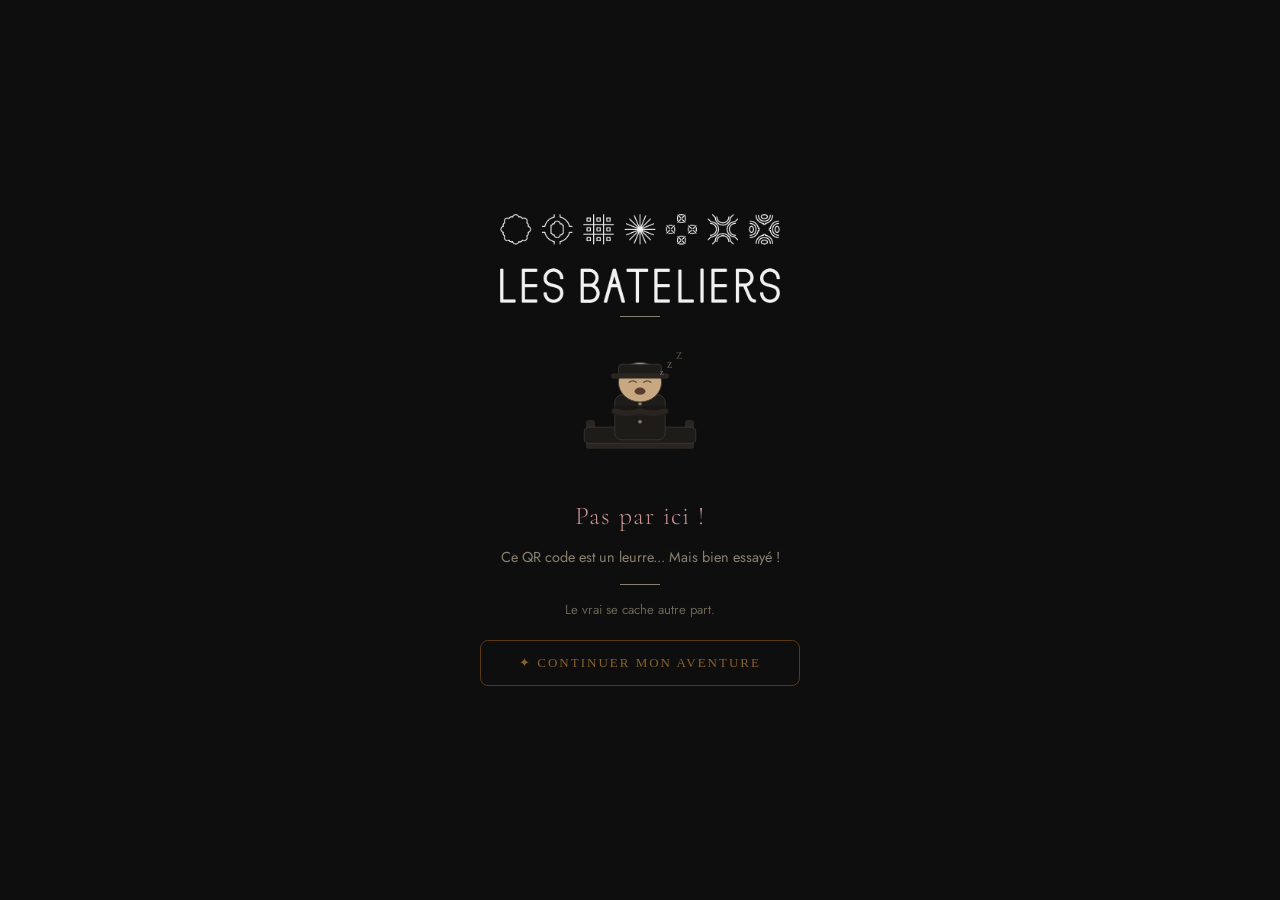
<file: leurre.html>
<!DOCTYPE html>
<html lang="fr">
<head>
  <meta charset="UTF-8">
  <meta name="viewport" content="width=device-width, initial-scale=1.0">
  <title>Les Bateliers — Fausse piste</title>
  <link rel="stylesheet" href="css/style.css">
</head>
<body>
  <div class="accueil">

    <img src="img/logo.png" alt="Les Bateliers" class="logo-musee">
    <div class="separateur"></div>

    <!-- Gardien de musée endormi -->
    <svg viewBox="0 0 200 180" width="180" style="margin: 0.5rem auto; display:block;">
      <!-- Fauteuil -->
      <rect x="40" y="120" width="120" height="12" rx="4" fill="#2a2520"/>
      <rect x="40" y="100" width="10" height="32" rx="3" fill="#2a2520"/>
      <rect x="150" y="100" width="10" height="32" rx="3" fill="#2a2520"/>
      <rect x="38" y="108" width="124" height="18" rx="5" fill="#1e1c18" stroke="#3a3530" stroke-width="1"/>
      <!-- Corps gardien -->
      <rect x="72" y="72" width="56" height="50" rx="8" fill="#1e1c18" stroke="#3a3530" stroke-width="1"/>
      <!-- Uniforme - boutons -->
      <circle cx="100" cy="82" r="2" fill="#8a8070"/>
      <circle cx="100" cy="92" r="2" fill="#8a8070"/>
      <circle cx="100" cy="102" r="2" fill="#8a8070"/>
      <!-- Tête -->
      <ellipse cx="100" cy="58" rx="24" ry="22" fill="#c8a882" stroke="#3a3530" stroke-width="1"/>
      <!-- Casquette -->
      <rect x="76" y="38" width="48" height="14" rx="4" fill="#1e1c18" stroke="#3a3530" stroke-width="1"/>
      <rect x="68" y="48" width="64" height="6" rx="3" fill="#2a2520"/>
      <!-- Yeux fermés (il dort) -->
      <path d="M88 58 Q92 55 96 58" fill="none" stroke="#5a4a3a" stroke-width="1.5" stroke-linecap="round"/>
      <path d="M104 58 Q108 55 112 58" fill="none" stroke="#5a4a3a" stroke-width="1.5" stroke-linecap="round"/>
      <!-- Bouche ouverte qui ronfle -->
      <ellipse cx="100" cy="68" rx="6" ry="4" fill="#5a3a2a"/>
      <!-- ZZZ -->
      <text x="122" y="50" font-family="serif" font-size="10" fill="#8a8070" opacity="0.9">z</text>
      <text x="130" y="42" font-family="serif" font-size="13" fill="#8a8070" opacity="0.7">z</text>
      <text x="140" y="32" font-family="serif" font-size="16" fill="#8a8070" opacity="0.5">z</text>
      <!-- Bras croisés -->
      <path d="M72 90 Q85 85 100 90 Q115 85 128 90" fill="none" stroke="#1a1814" stroke-width="8" stroke-linecap="round"/>
      <path d="M72 90 Q85 95 100 90 Q115 95 128 90" fill="none" stroke="#2a2520" stroke-width="6" stroke-linecap="round"/>
    </svg>

    <h1 id="leurre-titre" style="font-family:'Cormorant Garamond',serif; font-weight:300; color:#c89090; font-size:1.6rem; letter-spacing:0.05em; margin-top:0.5rem;">
      Mauvaise piste !
    </h1>

    <p id="leurre-msg1" style="color:#8a8070; font-size:0.9rem; line-height:1.9; margin: 0.8rem 0;">
      Même le gardien dort mieux que tu ne cherches.
    </p>

    <div class="separateur"></div>

    <p id="leurre-msg2" style="color:#6b6355; font-size:0.82rem; line-height:1.8;">
      Ce QR code ne fait pas partie du parcours.<br>
      Continues à explorer... le bon se cache<br>quelque part dans le musée.
    </p>

    <button onclick="window.location.href='progression.html'" style="margin-top:1.2rem; background:transparent; border:1px solid #5a3810; border-radius:8px; padding:14px 28px; color:#8a6030; font-family:Georgia,serif; font-size:13px; letter-spacing:2px; text-transform:uppercase; cursor:pointer; width:100%; max-width:320px;">
      ✦ Continuer mon aventure
    </button>

    <script>
    (function(){
      var n = parseInt(localStorage.getItem('leurreCount') || '0') + 1;
      localStorage.setItem('leurreCount', n);
      if(n === 1){
        document.getElementById('leurre-titre').textContent = 'Pas par ici !';
        document.getElementById('leurre-msg1').textContent = 'Ce QR code est un leurre... Mais bien essayé !';
        document.getElementById('leurre-msg2').textContent = 'Le vrai se cache autre part.';
      } else if(n > 2){
        document.getElementById('leurre-titre').textContent = 'Encore toi ?!';
        document.getElementById('leurre-titre').style.color = '#cc4444';
        document.getElementById('leurre-msg1').innerHTML = 'C\'est la <strong style="color:#c89090;">' + n + 'ème fois</strong> que tu tombes dans ce piège...<br>Le gardien commence à te reconnaître. 😅';
        document.getElementById('leurre-msg2').innerHTML = 'Arrête de scanner au hasard !<br>Observe bien le musée — le bon QR code<br>se mérite. <strong style="color:#c8a842;">Reste concentré(e) sur l\'aventure.</strong>';
      }
    })();
    </script>

  </div>

<style id="ripple-global">
.ripple-dot {
  position: fixed;
  border-radius: 50%;
  background: rgba(240, 234, 216, 0.25);
  transform: scale(0);
  pointer-events: none;
  z-index: 99999;
  animation: rippleGlobal 0.6s ease-out forwards;
}
@keyframes rippleGlobal {
  from { transform: scale(0); opacity: 0.5; }
  to   { transform: scale(6); opacity: 0; }
}
</style>
<script>
document.addEventListener('click', function(e) {
  const dot = document.createElement('div');
  dot.className = 'ripple-dot';
  const size = 40;
  dot.style.width  = size + 'px';
  dot.style.height = size + 'px';
  dot.style.left   = (e.clientX - size / 2) + 'px';
  dot.style.top    = (e.clientY - size / 2) + 'px';
  document.body.appendChild(dot);
  dot.addEventListener('animationend', function() { dot.remove(); });
});
document.addEventListener('touchstart', function(e) {
  const touch = e.touches[0];
  const dot = document.createElement('div');
  dot.className = 'ripple-dot';
  const size = 40;
  dot.style.width  = size + 'px';
  dot.style.height = size + 'px';
  dot.style.left   = (touch.clientX - size / 2) + 'px';
  dot.style.top    = (touch.clientY - size / 2) + 'px';
  document.body.appendChild(dot);
  dot.addEventListener('animationend', function() { dot.remove(); });
}, { passive: true });
</script>
</body>
</html>
</file>
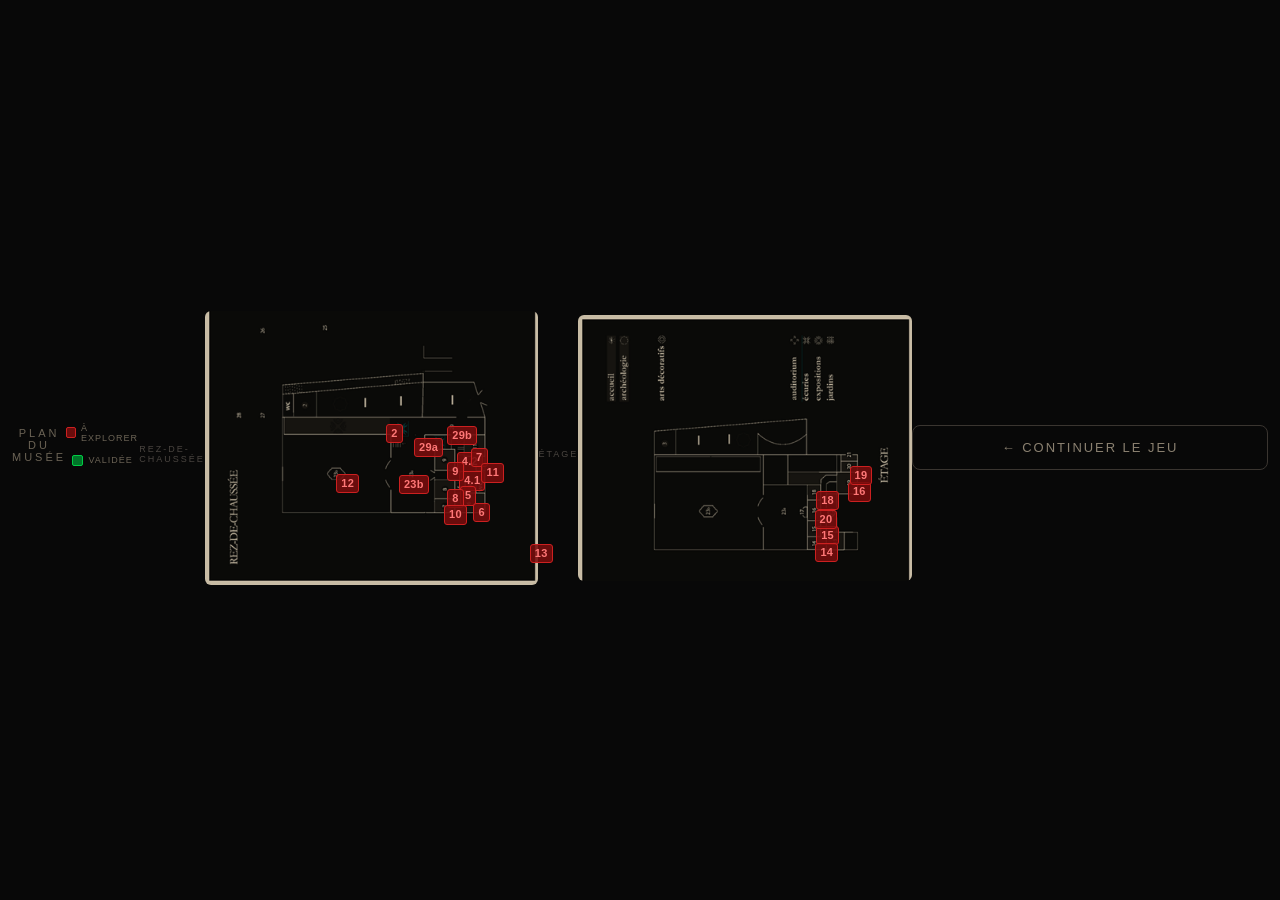
<file: plan.html>
<!DOCTYPE html>
<html lang="fr">
<head>
<meta charset="UTF-8">
<meta name="viewport" content="width=device-width, initial-scale=1.0, maximum-scale=1.0">
<title>Plan — Les Bateliers</title>
<link rel="stylesheet" href="css/style.css?v=2">
<style>
@keyframes clignJauneVert {
  0%,100%{background:rgba(140,100,0,0.9);border-color:#ddaa00;color:#ffcc00;}
  50%    {background:rgba(0,130,45,0.9); border-color:#00cc44;color:#00ff66;}
}
html,body{margin:0;padding:0;background:#080808;font-family:sans-serif;width:100%;}
body{padding:12px;box-sizing:border-box;}

.plan-titre{text-align:center;font-size:11px;color:#6b6355;letter-spacing:3px;text-transform:uppercase;margin-bottom:10px;}
.leg{display:flex;gap:12px;justify-content:center;margin-bottom:12px;flex-wrap:wrap;}
.li{display:flex;align-items:center;gap:5px;font-size:9px;color:#6b6355;letter-spacing:1px;text-transform:uppercase;}
.ld{width:11px;height:11px;border-radius:2px;}
.section-label{font-size:9px;color:#4a4540;letter-spacing:2px;text-transform:uppercase;margin:14px 0 6px;}

.plan-section{position:relative;width:100%;margin-bottom:4px;}
.plan-section img{width:100%;height:auto;display:block;border-radius:6px;}

.salle{
  position:absolute;border-radius:3px;
  display:flex;flex-direction:column;
  align-items:flex-start;justify-content:flex-start;
  font-weight:700;letter-spacing:0.3px;line-height:1.2;
  padding:2px 4px;cursor:default;white-space:nowrap;
  font-size:11px;
  border:1px solid;
}
.nf {background:rgba(120,12,12,0.88);border-color:#cc2020;color:#ff7777;}
.ok {background:rgba(0,130,45,0.9); border-color:#00cc44;color:#00ff66;}
.neu{background:rgba(20,18,12,0.5); border-color:#2a2520;color:#4a4540;}
.anim-jv{border-color:#ddaa00 !important;animation:clignJauneVert 0.5s ease-in-out 6;}

.btn-retour{
  display:block;margin:18px auto 24px;
  background:transparent;border:1px solid #3a3530;
  border-radius:8px;padding:14px;
  color:#8a8070;font-size:13px;
  letter-spacing:0.15em;text-transform:uppercase;
  cursor:pointer;width:100%;max-width:400px;
  box-sizing:border-box;
}
.btn-retour:hover{border-color:#8a8070;color:#f0ead8;}
</style>
</head>
<body>

<div class="plan-titre">Plan du musée</div>
<div class="leg">
  <div class="li"><div class="ld" style="background:rgba(120,12,12,0.88);border:1px solid #cc2020;"></div>À explorer</div>
  <div class="li"><div class="ld" style="background:rgba(0,130,45,0.9);border:1px solid #00cc44;"></div>Validée</div>
</div>

<div class="section-label">Rez-de-chaussée</div>
<div class="plan-section">
  <img src="[data-uri]" alt="RDC">
  <div class="salle nf" id="s41" data-num="4.1" data-nom="Guide" style="left:76.25%;top:58.55%;"><span class="n">4.1</span><span class="m" style="display:none"><br>Guide</span></div>
  <div class="salle nf" id="s42" data-num="4.2" data-nom="H.figée" style="left:75.53%;top:51.59%;"><span class="n">4.2</span><span class="m" style="display:none"><br>H.figée</span></div>
  <div class="salle nf" id="s5" data-num="5" data-nom="Perroquet" style="left:76.48%;top:64.06%;"><span class="n">5</span><span class="m" style="display:none"><br>Perroquet</span></div>
  <div class="salle nf" id="s6" data-num="6" data-nom="Joseph II" style="left:80.52%;top:70.14%;"><span class="n">6</span><span class="m" style="display:none"><br>Joseph II</span></div>
  <div class="salle nf" id="s8b" data-num="8" data-nom="H.rouge" style="left:72.68%;top:64.93%;"><span class="n">8</span><span class="m" style="display:none"><br>H.rouge</span></div>
  <div class="salle nf" id="s23b" data-num="23b" data-nom="Putti" style="left:58.19%;top:59.71%;"><span class="n">23b</span><span class="m" style="display:none"><br>Putti</span></div>
  <div class="salle nf" id="s29a" data-num="29a" data-nom="Gardien" style="left:62.71%;top:46.38%;"><span class="n">29a</span><span class="m" style="display:none"><br>Gardien</span></div>
  <div class="salle nf" id="s29b" data-num="29b" data-nom="Lampe" style="left:72.68%;top:42.03%;"><span class="n">29b</span><span class="m" style="display:none"><br>Lampe</span></div>
  <div class="salle nf leurre" id="l2" style="left:54.39%;top:41.16%;"><span class="n">2</span></div>
  <div class="salle nf leurre" id="l7" style="left:79.81%;top:49.86%;"><span class="n">7</span></div>
  <div class="salle nf leurre" id="l9" style="left:72.68%;top:55.07%;"><span class="n">9</span></div>
  <div class="salle nf leurre" id="l10" style="left:71.73%;top:71.01%;"><span class="n">10</span></div>
  <div class="salle nf leurre" id="l11" style="left:82.90%;top:55.65%;"><span class="n">11</span></div>
  <div class="salle nf leurre" id="l12" style="left:39.43%;top:59.42%;"><span class="n">12</span></div>
  <div class="salle nf leurre" id="l13" style="left:97.39%;top:84.93%;"><span class="n">13</span></div>

</div>

<div class="section-label">Étage</div>
<div class="plan-section">
  <img src="[data-uri]" alt="Étage">
  <div class="salle nf" id="s15" data-num="15" data-nom="Dromadaire" style="left:71.26%;top:79.40%;"><span class="n">15</span><span class="m" style="display:none"><br>Dromadaire</span></div>
  <div class="salle nf" id="s18" data-num="18" data-nom="Licorne" style="left:71.26%;top:66.27%;"><span class="n">18</span><span class="m" style="display:none"><br>Licorne</span></div>
  <div class="salle nf leurre" id="le14" style="left:71.02%;top:85.67%;"><span class="n">14</span></div>
  <div class="salle nf leurre" id="le16" style="left:80.76%;top:62.99%;"><span class="n">16</span></div>
  <div class="salle nf leurre" id="le19" style="left:81.24%;top:56.72%;"><span class="n">19</span></div>
  <div class="salle nf leurre" id="le20" style="left:70.78%;top:73.43%;"><span class="n">20</span></div>

</div>

<button class="btn-retour" id="btnRetour" onclick="retourJeu()">← Continuer le jeu</button>

<script src="js/game.js?v=2"></script>
<script src="data/parcours.js?v=2"></script>
<script>
const etapeMap = {"intro-guide": "s41", "horloge-1759": "s42", "perroquet": "s5", "joseph-ii": "s6", "horloge-salon-rouge": "s8b", "putti-astrologue": "s23b", "vieux-gardien": "s29a", "lampe-magique": "s29b", "dromadaire": "s15", "licorne-classique": "s18"};
const mode = new URLSearchParams(window.location.search).get('mode');

function setEtat(id, etat, nomVisible) {
  const el = document.getElementById(id);
  if (!el || el.classList.contains('leurre')) return;
  el.className = 'salle ' + etat;
  const m = el.querySelector('.m');
  if (m) m.style.display = nomVisible ? 'block' : 'none';
}

function animerSalle(id) {
  const el = document.getElementById(id);
  if (!el) return;
  el.className = 'salle anim-jv';
  setTimeout(() => {
    el.className = 'salle ok';
    const m = el.querySelector('.m');
    if (m) m.style.display = 'block';
  }, 3200);
}

function majPlan() {
  if (typeof GAME === 'undefined') return;
  const s = GAME.getSession();
  if (!s.parcours) return;

  const toutesEtapes = [
    ...PARCOURS.commun,
    ...(s.parcours === 'pmr' ? PARCOURS.pmr : PARCOURS.classique)
  ];

  let indexCourant = 0;
  if (s.phase === 'commun') indexCourant = s.etape;
  else indexCourant = PARCOURS.commun.length + s.etape;

  const indiceAffiche = localStorage.getItem('indiceAffiche') === '1';
  const indexValide = indiceAffiche ? indexCourant + 1 : indexCourant;

  toutesEtapes.forEach((etape, i) => {
    const id = etapeMap[etape.id];
    if (!id) return;
    if (i < indexValide) setEtat(id, 'ok', true);
    else                 setEtat(id, 'nf', false);
  });

  if (s.parcours !== 'pmr') ['s23b','s29a'].forEach(id => setEtat(id, 'neu', false));
  if (s.parcours === 'pmr') ['s15','s18'].forEach(id => setEtat(id, 'neu', false));

  if (mode === 'reussi') {
    const idR = toutesEtapes[indexValide-1] ? etapeMap[toutesEtapes[indexValide-1].id] : null;
    if (idR) animerSalle(idR);
    document.getElementById('btnRetour').style.display = 'none';
    setTimeout(() => document.getElementById('btnRetour').style.display = 'block', 3400);
  }
}

function retourJeu() {
  const retour = sessionStorage.getItem('retourEnigme');
  if (retour) { sessionStorage.removeItem('retourEnigme'); window.location.href = retour; }
  else history.back();
}

window.onload = majPlan;
</script>
</body>
</html>
</file>
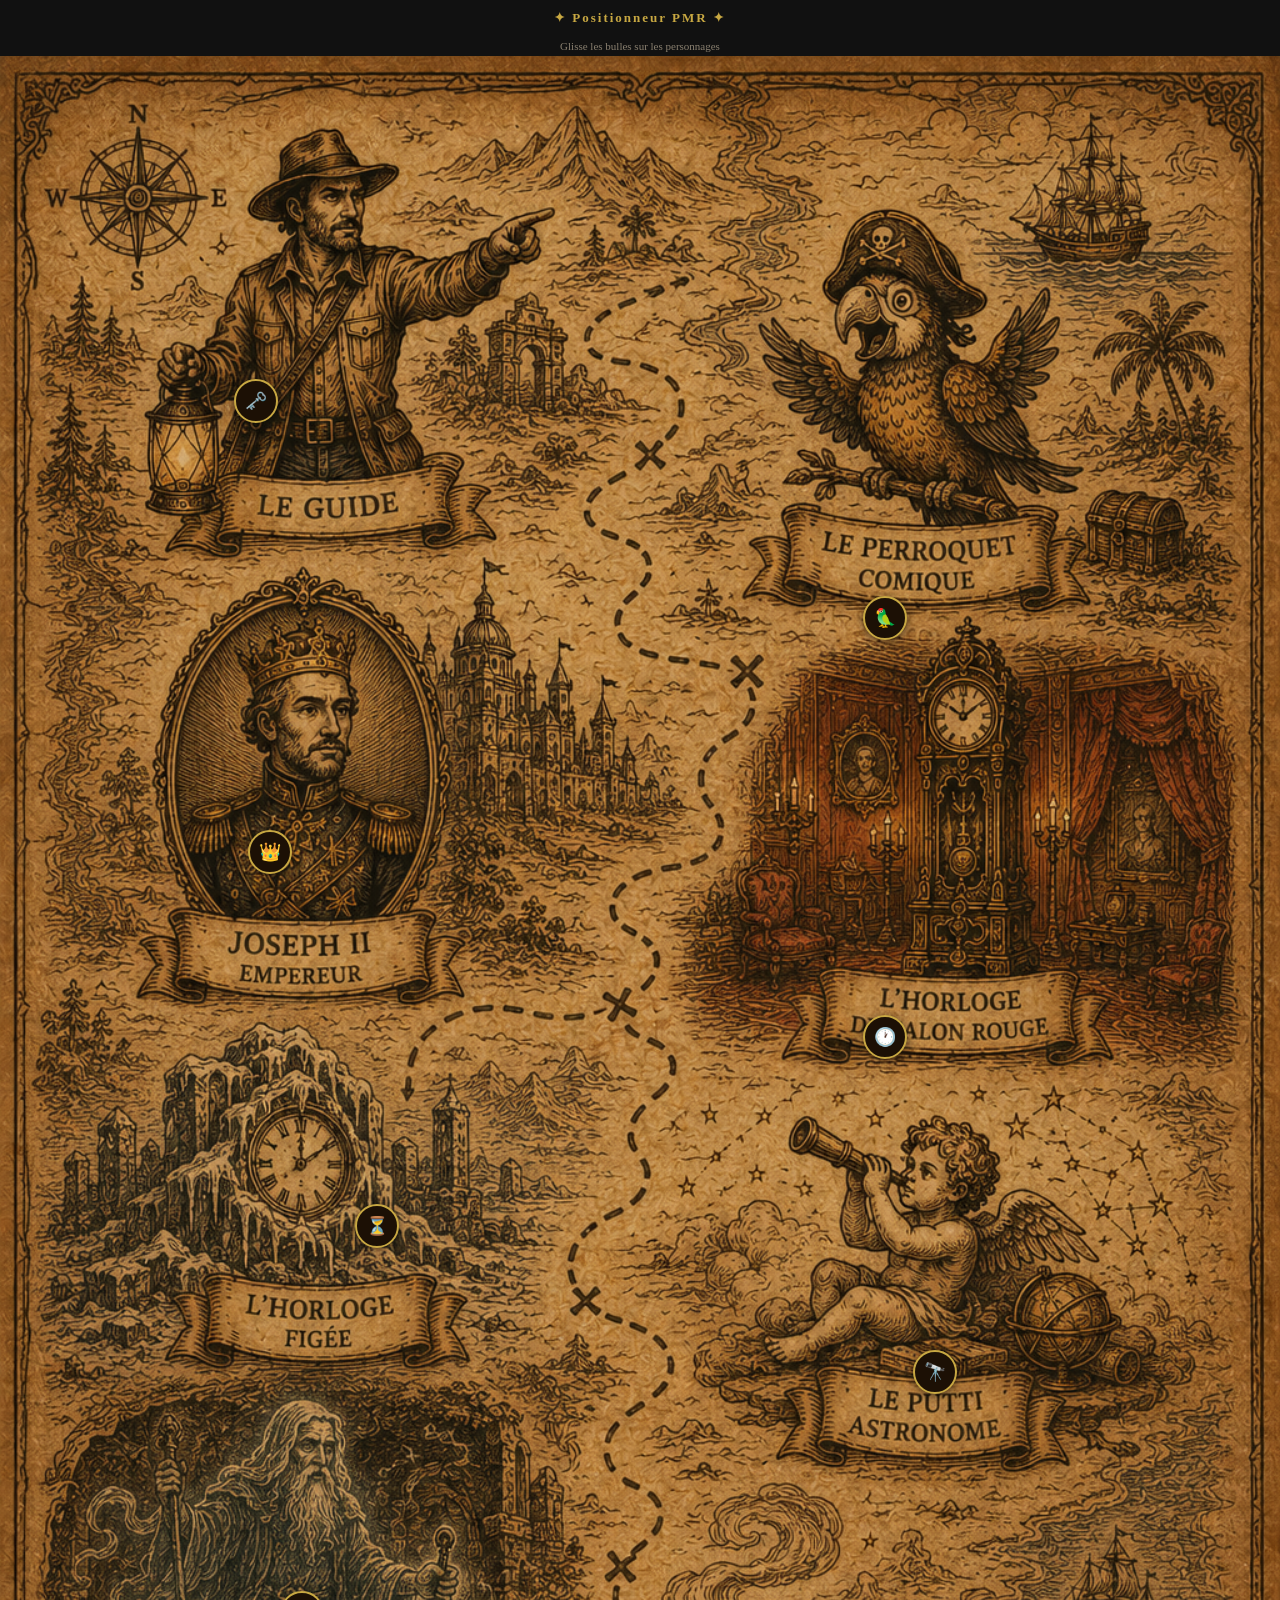
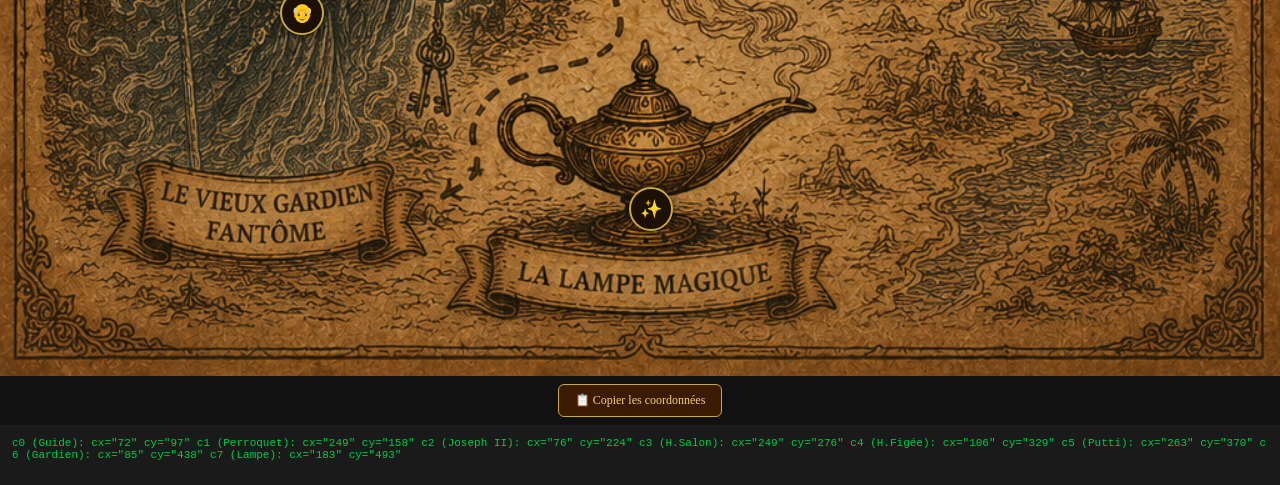
<file: positionneur-pmr.html>
<!DOCTYPE html>
<html lang="fr">
<head>
<meta charset="UTF-8">
<meta name="viewport" content="width=device-width, initial-scale=1.0, maximum-scale=1.0">
<title>Positionneur PMR</title>
<style>
* { margin:0; padding:0; box-sizing:border-box; }
body { background:#111; font-family:Georgia,serif; color:#f0d080; }
h1 { text-align:center; padding:10px; font-size:13px; letter-spacing:2px; color:#c8a842; }
p.info { text-align:center; font-size:11px; color:#8a8070; padding:4px; }
#wrap { position:relative; display:block; }
#carte { width:100%; display:block; }
.bulle {
  position:absolute; width:44px; height:44px; border-radius:50%;
  background:#1c1005; border:2.5px solid #c8a842;
  cursor:grab; display:flex; align-items:center; justify-content:center;
  font-size:18px; user-select:none; transform:translate(-50%,-50%);
  box-shadow:0 2px 8px rgba(0,0,0,0.6);
}
.bulle:active { cursor:grabbing; border-color:#fff; }
#controls { display:flex; gap:8px; padding:8px; justify-content:center; flex-wrap:wrap; }
.btn { padding:8px 16px; background:#3a1a00; color:#f0d080; border:1px solid #c8a842; border-radius:6px; cursor:pointer; font-size:12px; font-family:Georgia,serif; }
#output { background:#1a1a1a; padding:12px; font-size:11px; font-family:monospace; color:#00cc44; word-break:break-all; min-height:60px; }
</style>
</head>
<body>
<h1>✦ Positionneur PMR ✦</h1>
<p class="info">Glisse les bulles sur les personnages</p>
<div id="wrap">
  <img id="carte" src="img/carte-pmr.png" draggable="false"/>
</div>
<div id="controls">
  <button class="btn" onclick="copyCoords()">📋 Copier les coordonnées</button>
</div>
<div id="output">Déplace les bulles puis copie les coordonnées...</div>

<script>
const bulles = [
  { id:'c0', emoji:'🗝️', label:'Guide',        x:72,  y:97  },
  { id:'c1', emoji:'🦜', label:'Perroquet',    x:249, y:158 },
  { id:'c2', emoji:'👑', label:'Joseph II',    x:76,  y:224 },
  { id:'c3', emoji:'🕐', label:'H.Salon',      x:249, y:276 },
  { id:'c4', emoji:'⏳', label:'H.Figée',      x:106, y:329 },
  { id:'c5', emoji:'🔭', label:'Putti',        x:263, y:370 },
  { id:'c6', emoji:'👴', label:'Gardien',      x:85,  y:438 },
  { id:'c7', emoji:'✨', label:'Lampe',        x:183, y:493 },
];

const img = document.getElementById('carte');
const wrap = document.getElementById('wrap');
const vW = 360, vH = 540;
let positions = bulles.map(b => ({ id:b.id, xPct: b.x/vW, yPct: b.y/vH }));

function createBulles() {
  bulles.forEach((b, i) => {
    const div = document.createElement('div');
    div.className = 'bulle';
    div.id = 'bulle-'+b.id;
    div.textContent = b.emoji;
    div.title = b.label;
    wrap.appendChild(div);
    updatePos(i);
    makeDraggable(div, i);
  });
  updateOutput();
}

function updatePos(i) {
  const iW = img.offsetWidth, iH = img.offsetHeight;
  const x = positions[i].xPct * iW;
  const y = positions[i].yPct * iH;
  const div = document.getElementById('bulle-'+bulles[i].id);
  div.style.left = x + 'px';
  div.style.top  = y + 'px';
}

function makeDraggable(el, i) {
  let startX, startY, startLeft, startTop;
  function onStart(ex, ey) {
    startX = ex; startY = ey;
    startLeft = positions[i].xPct * img.offsetWidth;
    startTop  = positions[i].yPct * img.offsetHeight;
    el.style.zIndex = 99;
  }
  function onMove(ex, ey) {
    const dx = ex - startX, dy = ey - startY;
    const newX = Math.max(0, Math.min(img.offsetWidth,  startLeft + dx));
    const newY = Math.max(0, Math.min(img.offsetHeight, startTop  + dy));
    positions[i].xPct = newX / img.offsetWidth;
    positions[i].yPct = newY / img.offsetHeight;
    updatePos(i);
    updateOutput();
  }
  function onEnd() { el.style.zIndex = ''; }
  el.addEventListener('mousedown', e => { e.preventDefault(); onStart(e.clientX, e.clientY); document.addEventListener('mousemove', mm); document.addEventListener('mouseup', mu); });
  const mm = e => onMove(e.clientX, e.clientY);
  const mu = () => { onEnd(); document.removeEventListener('mousemove', mm); document.removeEventListener('mouseup', mu); };
  el.addEventListener('touchstart', e => { e.preventDefault(); onStart(e.touches[0].clientX, e.touches[0].clientY); }, {passive:false});
  el.addEventListener('touchmove',  e => { e.preventDefault(); onMove(e.touches[0].clientX, e.touches[0].clientY); }, {passive:false});
  el.addEventListener('touchend', onEnd);
}

function updateOutput() {
  const lines = bulles.map((b, i) => {
    const cx = Math.round(positions[i].xPct * vW);
    const cy = Math.round(positions[i].yPct * vH);
    return `${b.id} (${b.label}): cx="${cx}" cy="${cy}"`;
  });
  document.getElementById('output').textContent = lines.join('\n');
}

function copyCoords() {
  navigator.clipboard.writeText(document.getElementById('output').textContent).then(() => {
    event.target.textContent = '✓ Copié !';
    setTimeout(() => event.target.textContent = '📋 Copier les coordonnées', 2000);
  });
}

img.onload = createBulles;
if (img.complete) createBulles();
window.addEventListener('resize', () => bulles.forEach((_, i) => updatePos(i)));
</script>
</body>
</html>
</file>
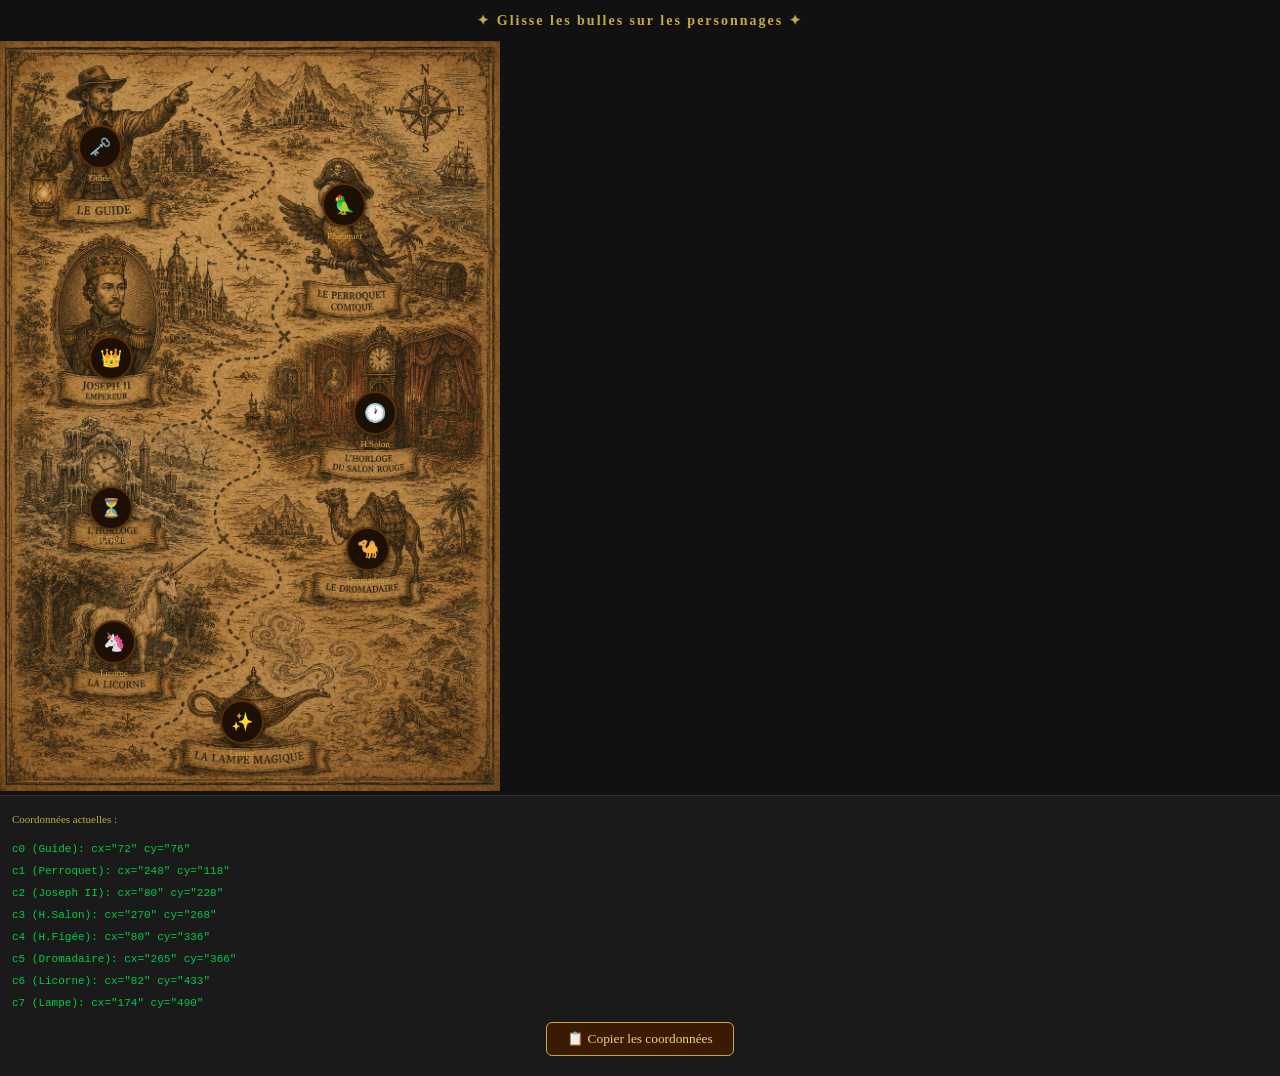
<file: positionneur.html>
<!DOCTYPE html>
<html lang="fr">
<head>
<meta charset="UTF-8">
<meta name="viewport" content="width=device-width, initial-scale=1.0">
<title>Positionnement des bulles</title>
<style>
* { margin:0; padding:0; box-sizing:border-box; }
body { background:#111; font-family:Georgia,serif; color:#f0d080; }
h1 { text-align:center; padding:12px; font-size:14px; letter-spacing:2px; color:#c8a842; }
#wrap { position:relative; display:inline-block; }
#carte { width:100%; max-width:500px; display:block; }
.bulle {
  position:absolute; width:44px; height:44px; border-radius:50%;
  background:#1c1005; border:2.5px solid #5a3008;
  cursor:grab; display:flex; align-items:center; justify-content:center;
  font-size:18px; user-select:none; transform:translate(-50%,-50%);
  box-shadow:0 2px 8px rgba(0,0,0,0.6);
}
.bulle:active { cursor:grabbing; border-color:#c8a842; }
.label { text-align:center; font-size:9px; color:#c8a842; position:absolute; white-space:nowrap; transform:translateX(-50%); pointer-events:none; }
#coords { background:#1a1a1a; padding:12px; font-size:11px; line-height:2; border-top:1px solid #3a3530; }
#coords pre { color:#00cc44; font-family:monospace; white-space:pre-wrap; }
#btnCopy { margin:8px auto; display:block; padding:8px 20px; background:#3a1a00; color:#f0d080; border:1px solid #c8a842; border-radius:6px; cursor:pointer; font-family:Georgia,serif; }
</style>
</head>
<body>
<h1>✦ Glisse les bulles sur les personnages ✦</h1>
<div id="wrap">
  <img id="carte" src="img/carte-fond.jpg" draggable="false"/>
</div>
<div id="coords">
  <div style="color:#c8a842;margin-bottom:8px;">Coordonnées actuelles :</div>
  <pre id="output"></pre>
  <button id="btnCopy" onclick="copyCoords()">📋 Copier les coordonnées</button>
</div>

<script>
const bulles = [
  { id:'c0', emoji:'🗝️', label:'Guide',      x:72,  y:76  },
  { id:'c1', emoji:'🦜', label:'Perroquet',  x:248, y:118 },
  { id:'c2', emoji:'👑', label:'Joseph II',  x:80,  y:228 },
  { id:'c3', emoji:'🕐', label:'H.Salon',    x:270, y:268 },
  { id:'c4', emoji:'⏳', label:'H.Figée',    x:80,  y:336 },
  { id:'c5', emoji:'🐪', label:'Dromadaire', x:265, y:366 },
  { id:'c6', emoji:'🦄', label:'Licorne',    x:82,  y:433 },
  { id:'c7', emoji:'✨', label:'Lampe',      x:174, y:490 },
];

const wrap = document.getElementById('wrap');
const img  = document.getElementById('carte');
const vW = 360, vH = 540; // viewBox SVG

function toPercent(px, total) { return px / total; }
function fromPercent(pct, total) { return pct * total; }

let positions = bulles.map(b => ({ id:b.id, xPct: b.x/vW, yPct: b.y/vH }));

function createBulles() {
  bulles.forEach((b, i) => {
    const div = document.createElement('div');
    div.className = 'bulle';
    div.id = 'bulle-'+b.id;
    div.textContent = b.emoji;
    div.title = b.label;

    const lbl = document.createElement('div');
    lbl.className = 'label';
    lbl.id = 'label-'+b.id;
    lbl.textContent = b.label;

    wrap.appendChild(div);
    wrap.appendChild(lbl);

    updatePos(i);
    makeDraggable(div, i);
  });
  updateOutput();
}

function updatePos(i) {
  const iW = img.offsetWidth, iH = img.offsetHeight;
  const x = positions[i].xPct * iW;
  const y = positions[i].yPct * iH;
  const div = document.getElementById('bulle-'+bulles[i].id);
  const lbl = document.getElementById('label-'+bulles[i].id);
  div.style.left = x + 'px';
  div.style.top  = y + 'px';
  lbl.style.left = x + 'px';
  lbl.style.top  = (y + 26) + 'px';
}

function makeDraggable(el, i) {
  let startX, startY, startLeft, startTop;

  function onStart(ex, ey) {
    startX = ex; startY = ey;
    startLeft = positions[i].xPct * img.offsetWidth;
    startTop  = positions[i].yPct * img.offsetHeight;
    el.style.transition = 'none';
    el.style.zIndex = 99;
  }
  function onMove(ex, ey) {
    const dx = ex - startX, dy = ey - startY;
    const newX = Math.max(0, Math.min(img.offsetWidth,  startLeft + dx));
    const newY = Math.max(0, Math.min(img.offsetHeight, startTop  + dy));
    positions[i].xPct = newX / img.offsetWidth;
    positions[i].yPct = newY / img.offsetHeight;
    updatePos(i);
    updateOutput();
  }
  function onEnd() { el.style.zIndex = ''; }

  el.addEventListener('mousedown', e => { e.preventDefault(); onStart(e.clientX, e.clientY); document.addEventListener('mousemove', mm); document.addEventListener('mouseup', mu); });
  const mm = e => onMove(e.clientX, e.clientY);
  const mu = () => { onEnd(); document.removeEventListener('mousemove', mm); document.removeEventListener('mouseup', mu); };

  el.addEventListener('touchstart', e => { e.preventDefault(); onStart(e.touches[0].clientX, e.touches[0].clientY); }, {passive:false});
  el.addEventListener('touchmove',  e => { e.preventDefault(); onMove(e.touches[0].clientX, e.touches[0].clientY); }, {passive:false});
  el.addEventListener('touchend',   onEnd);
}

function updateOutput() {
  const lines = bulles.map((b, i) => {
    const cx = Math.round(positions[i].xPct * vW);
    const cy = Math.round(positions[i].yPct * vH);
    return `${b.id} (${b.label}): cx="${cx}" cy="${cy}"`;
  });
  document.getElementById('output').textContent = lines.join('\n');
}

function copyCoords() {
  navigator.clipboard.writeText(document.getElementById('output').textContent).then(() => {
    document.getElementById('btnCopy').textContent = '✓ Copié !';
    setTimeout(() => document.getElementById('btnCopy').textContent = '📋 Copier les coordonnées', 2000);
  });
}

img.onload = createBulles;
if (img.complete) createBulles();
window.addEventListener('resize', () => bulles.forEach((_, i) => updatePos(i)));
</script>
</body>
</html>
</file>
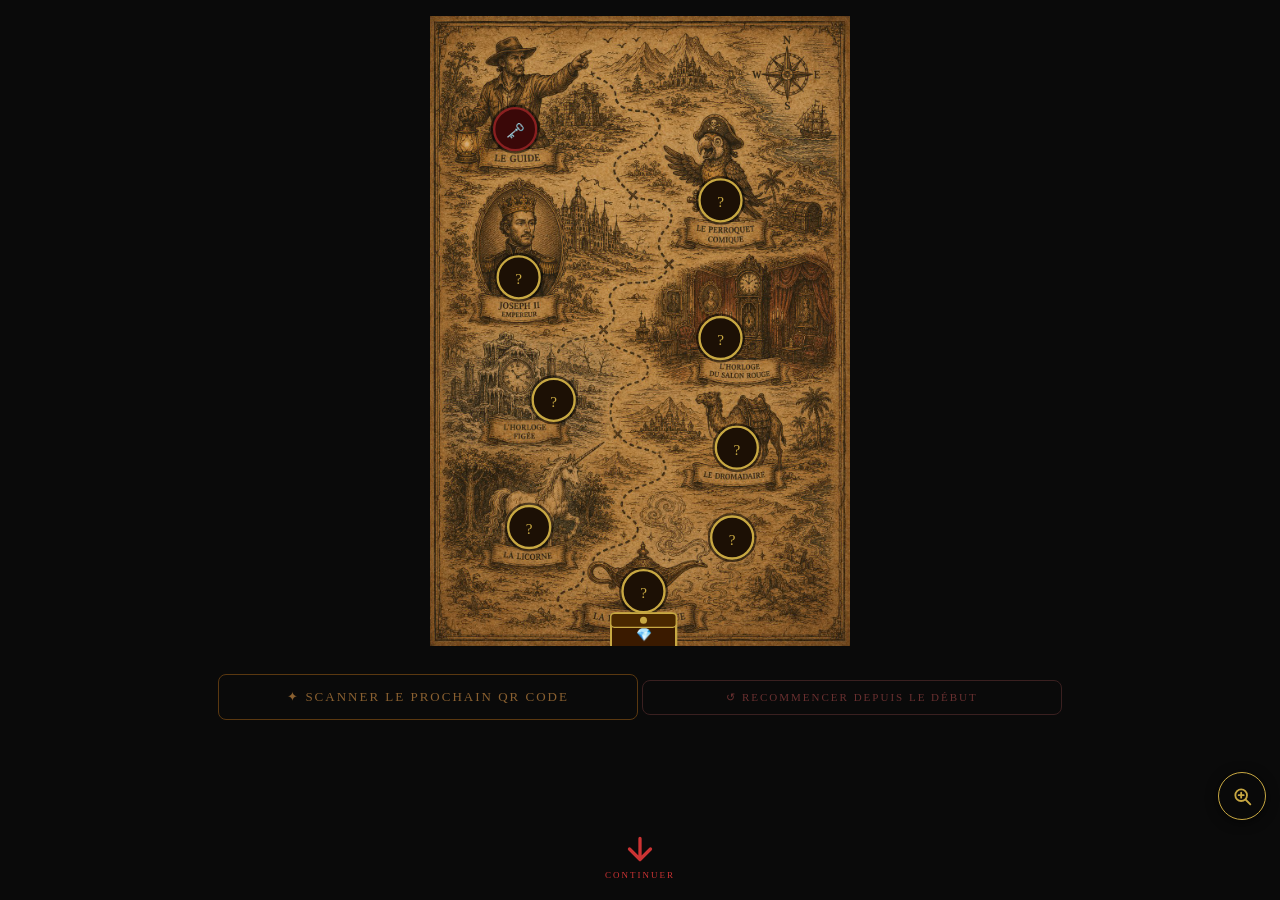
<file: progression.html>
<!DOCTYPE html>
<html lang="fr">
<head>
<meta charset="UTF-8">
<meta name="viewport" content="width=device-width, initial-scale=1.0, maximum-scale=1.0">
<title>Les Bateliers — Progression</title>
<style>
* { margin:0; padding:0; box-sizing:border-box; }
body { background:#0a0a0a; color:#f0ead8; font-family:Georgia,serif; min-height:100vh; }
#carteWrap { width:100%; display:flex; justify-content:center; padding:16px 0 8px; overflow-x:auto; }
#carte { max-width:420px; width:100%; transition:transform 0.3s ease; transform-origin:top left; }
#carte.zoome { transform:scale(2); margin-right:100%; }
#scannerSection { text-align:center; padding:16px 16px 24px; }
.btn-scanner { background:transparent; border:1px solid #5a3810; border-radius:8px; padding:14px 28px; color:#8a6030; font-family:Georgia,serif; font-size:13px; letter-spacing:2px; text-transform:uppercase; cursor:pointer; width:100%; max-width:420px; }
.btn-scanner:hover { border-color:#c8a842; color:#c8a842; }
#scannerWrap { display:none; position:fixed; top:0; left:0; width:100%; height:100%; background:#0a0a0a; z-index:9999; flex-direction:column; align-items:center; justify-content:center; }
#scannerWrap.ouvert { display:flex; }
#scannerWrap #qr-reader { width:100% !important; max-width:500px; }
#btnFermerScanner { margin-top:20px; background:transparent; border:1px solid #3a3530; border-radius:8px; padding:12px 28px; color:#8a8070; font-family:Georgia,serif; font-size:13px; letter-spacing:2px; text-transform:uppercase; cursor:pointer; }
#scanMsg { color:#6b6355; font-size:0.8rem; letter-spacing:1px; margin-top:12px; }
.joseph-overlay { display:none; position:fixed; top:0; left:0; width:100vw; height:100vh; background:rgba(0,0,0,0.97); z-index:999999; flex-direction:column; align-items:center; justify-content:center; padding:24px; box-sizing:border-box; font-family:Georgia,serif; }
.joseph-overlay.visible { display:flex; }
.joseph-card { background:#0e0e0e; border:1px solid #c8a842; border-radius:12px; padding:28px 24px; max-width:360px; width:100%; text-align:center; }
.joseph-etape { font-size:0.6rem; letter-spacing:4px; color:#c8a842; text-transform:uppercase; margin-bottom:16px; }
.joseph-texte { font-size:1rem; color:#f0ead8; line-height:1.8; margin-bottom:24px; }
.joseph-btn { background:transparent; border:1px solid #c8a842; border-radius:8px; padding:12px 24px; color:#c8a842; font-family:Georgia,serif; font-size:0.8rem; letter-spacing:2px; text-transform:uppercase; cursor:pointer; width:100%; margin-bottom:10px; }
.joseph-btn:hover { background:rgba(200,168,66,0.1); }
.joseph-choix { background:transparent; border:1px solid #3a3530; border-radius:8px; padding:12px 16px; color:#f0ead8; font-family:Georgia,serif; font-size:0.85rem; cursor:pointer; width:100%; margin-bottom:10px; text-align:left; transition:all 0.3s; }
.joseph-choix:hover { border-color:#c8a842; color:#c8a842; }
.joseph-choix.grise { opacity:0.25; pointer-events:none; border-color:#1a1a1a; color:#444; }
.joseph-choix.bon { border-color:#00aa33; color:#00dd44; }
.joseph-points { display:flex; justify-content:center; gap:8px; margin-bottom:20px; }
.joseph-point { width:8px; height:8px; border-radius:50%; background:#3a3530; }
.joseph-point.actif { background:#c8a842; }
.joseph-point.fait { background:#00aa33; }
#overlayMsgSpecial .msg-card { background:#0e0e0e; border:1px solid #c8a842; border-radius:12px; padding:32px 24px; max-width:360px; width:100%; text-align:center; position:relative; }
#overlayMsgSpecial .msg-card::before { content:''; position:absolute; inset:6px; border:1px solid #3a2800; border-radius:8px; pointer-events:none; }
#overlayMsgSpecial .msg-label { font-size:0.6rem; letter-spacing:4px; color:#c8a842; text-transform:uppercase; margin-bottom:16px; }
#overlayMsgSpecial .msg-texte { font-size:1rem; color:#f0ead8; line-height:1.8; margin-bottom:24px; font-style:italic; white-space:pre-line; }
#overlayMsgSpecial .msg-btn { background:transparent; border:1px solid #c8a842; border-radius:8px; padding:12px 24px; color:#c8a842; font-family:Georgia,serif; font-size:0.8rem; letter-spacing:2px; text-transform:uppercase; cursor:pointer; width:100%; }
#tresorOverlay { display:none; position:fixed; top:0; left:0; width:100%; height:100%; background:rgba(0,0,0,0.92); z-index:99998; flex-direction:column; align-items:center; justify-content:center; padding:24px; text-align:center; }
#tresorOverlay.visible { display:flex; }
.tresor-titre { font-size:2rem; color:#c8a842; letter-spacing:4px; margin-bottom:8px; }
.tresor-sous { font-size:0.75rem; color:#6b6355; letter-spacing:3px; text-transform:uppercase; margin-bottom:32px; }
.tresor-btn { background:transparent; border:1px solid #ddaa00; border-radius:8px; padding:12px 28px; color:#ddaa00; font-family:Georgia,serif; font-size:13px; letter-spacing:2px; text-transform:uppercase; cursor:pointer; }
.tresor-btn:hover { background:rgba(200,168,66,0.1); }
#modalPrenom { display:none; position:fixed; top:0; left:0; width:100%; height:100%; background:rgba(0,0,0,0.85); z-index:99999; align-items:center; justify-content:center; }
#modalPrenom.visible { display:flex; }
#flecheScrollProg { display:flex; position:fixed; bottom:20px; left:50%; transform:translateX(-50%); z-index:9998; flex-direction:column; align-items:center; gap:3px; cursor:pointer; animation:clignote 0.9s ease-in-out infinite; }
#flecheScrollProg svg { width:36px; height:36px; }
#flecheScrollProg span { font-size:9px; color:#cc3333; letter-spacing:2px; text-transform:uppercase; font-family:Georgia,serif; }
#btnZoomCarte { position:fixed; bottom:80px; right:14px; z-index:99999; background:rgba(10,10,10,0.95); border:1px solid #c8a842; border-radius:50%; width:48px; height:48px; display:flex; align-items:center; justify-content:center; cursor:pointer; box-shadow:0 2px 12px rgba(0,0,0,0.6); touch-action:manipulation; }
#btnZoomCarte.actif { border-color:#c8a842; background:rgba(200,168,66,0.2); animation:clignote 0.9s ease-in-out infinite; }
@keyframes clignote { 0%,100%{opacity:1} 50%{opacity:0.2} }
@keyframes pulseRouge { 0%,100%{opacity:1;} 50%{opacity:0.4;} }
@keyframes pulseVert { 0%,100%{opacity:1;} 50%{opacity:0.6;} }
</style>

</head>
<body>

<audio id="jingleParcours" src="audio/JINGLE_PARCOURS_INTERRACTIF_VSG.mp3" preload="auto"></audio>
<audio id="jingleCertificat" src="audio/JINGLE_DE_FIN_CERTIFICAT.mp3" preload="auto"></audio>

<div id="flecheScrollProg" onclick="document.getElementById('scannerSection').scrollIntoView({behavior:'smooth',block:'center'})">
  <svg viewBox="0 0 24 24" fill="none"><path d="M12 5v14M5 12l7 7 7-7" stroke="#cc3333" stroke-width="2.2" stroke-linecap="round" stroke-linejoin="round"/></svg>
  <span>Continuer</span>
</div>

<button id="btnZoomCarte" onclick="toggleZoomCarte()" title="Agrandir la carte">
  <svg id="loupeCartIcon" viewBox="0 0 24 24" fill="none" stroke="#c8a842" stroke-width="2.2" stroke-linecap="round" stroke-linejoin="round" width="20" height="20">
    <circle cx="11" cy="11" r="7"/><line x1="16.5" y1="16.5" x2="22" y2="22"/>
    <line x1="8" y1="11" x2="14" y2="11"/><line x1="11" y1="8" x2="11" y2="14"/>
  </svg>
</button>

<div id="overlayMsgSpecial" class="joseph-overlay">
  <div class="msg-card">
    <div class="msg-label">✦ À retenir ✦</div>
    <div class="msg-texte" id="msgSpecialTexte"></div>
    <button class="msg-btn" onclick="fermerMsgSpecial()">J'ai compris ✦</button>
  </div>
</div>

<div id="overlayJoseph" class="joseph-overlay">
  <div class="joseph-card">
    <div class="joseph-points"><div class="joseph-point actif" id="jp1"></div><div class="joseph-point" id="jp2"></div><div class="joseph-point" id="jp3"></div></div>
    <div id="josephEtape1">
      <div class="joseph-etape">✦ Indice — Étape 1 / 3 ✦</div>
      <div class="joseph-texte">Pour trouver le prochain personnage, rends-toi dans...<br><br><strong style="color:#c8a842;font-size:1.2rem;letter-spacing:2px;">Le Grand Salon</strong></div>
      <button class="joseph-btn" onclick="josephEtape(2)">Oui, j'y suis ✦</button>
    </div>
    <div id="josephEtape2" style="display:none;">
      <div class="joseph-etape">✦ Indice — Étape 2 / 3 ✦</div>
      <div class="joseph-texte">Fais le tour du salon en scrutant chaque portrait...</div>
      <button class="joseph-btn" onclick="josephEtape(3)">J'ai tout observé(e) ✦</button>
    </div>
    <div id="josephEtape3" style="display:none;">
      <div class="joseph-etape">✦ Indice — Étape 3 / 3 ✦</div>
      <div class="joseph-texte">Quel est celui ou celle qui n'est pas vêtu(e) en couleurs d'encre ?</div>
      <button class="joseph-choix" id="choixA" onclick="josephChoix('A')">Marie-Thérèse d'Autriche</button>
      <button class="joseph-choix" id="choixB" onclick="josephChoix('B')">Maximilien-Emmanuel de Bavière</button>
      <button class="joseph-choix" id="choixC" onclick="josephChoix('C')">Joseph II</button>
      <div id="josephSucces" style="display:none;margin-top:16px;">
        <div style="color:#00dd44;font-size:0.85rem;letter-spacing:1px;margin-bottom:16px;">✓ Bien trouvé(e) !</div>
        <button class="joseph-btn" style="border-color:#00aa33;color:#00aa33;" onclick="fermerJoseph()">J'ai trouvé(e) le Roi Philosophe ! ✦</button>
      </div>
    </div>
  </div>
</div>

<div id="overlaySalon" class="joseph-overlay">
  <div class="joseph-card">
    <div class="joseph-points"><div class="joseph-point actif" id="sp1"></div><div class="joseph-point" id="sp2"></div><div class="joseph-point" id="sp3"></div><div class="joseph-point" id="sp4"></div></div>
    <div id="salonEtape1">
      <div class="joseph-etape">✦ Indice — Étape 1 / 4 ✦</div>
      <div class="joseph-texte">Pour trouver la prochaine énigme, commence par te rendre dans...<br><br><strong style="color:#c8a842;font-size:1.1rem;letter-spacing:2px;">Le Salon Louis XVI</strong></div>
      <button class="joseph-btn" onclick="salonEtape(2)">Oui, j'y suis ✦</button>
    </div>
    <div id="salonEtape2" style="display:none;">
      <div class="joseph-etape">✦ Indice — Étape 2 / 4 ✦</div>
      <div class="joseph-texte">Dans ce salon se cachent des personnages sculptés ou moulés.<br><br>Combien en comptes-tu ?</div>
      <button class="joseph-choix" id="schoixA" onclick="salonChoix1('A')">8</button>
      <button class="joseph-choix" id="schoixB" onclick="salonChoix1('B')">9</button>
      <button class="joseph-choix" id="schoixC" onclick="salonChoix1('C')">10</button>
    </div>
    <div id="salonEtape3" style="display:none;">
      <div class="joseph-etape">✦ Indice — Étape 3 / 4 ✦</div>
      <div class="joseph-texte">Parfait ! Maintenant rends-toi dans la pièce suivante...<br><br><strong style="color:#cc3333;font-size:1.1rem;letter-spacing:2px;">Le Salon Rouge</strong></div>
      <button class="joseph-btn" onclick="salonEtape(4)">J'y suis ✦</button>
    </div>
    <div id="salonEtape4" style="display:none;">
      <div class="joseph-etape">✦ Indice — Étape 4 / 4 ✦</div>
      <div class="joseph-texte">Observe la vaisselle exposée dans cette pièce...<br><br>Quel animal y trouve-t-on ?</div>
      <button class="joseph-choix" id="schoixD" onclick="salonChoix2('D')">Un serpent</button>
      <button class="joseph-choix" id="schoixE" onclick="salonChoix2('E')">Un escargot</button>
      <button class="joseph-choix" id="schoixF" onclick="salonChoix2('F')">Un lion</button>
      <div id="salonSucces" style="display:none;margin-top:16px;">
        <div style="color:#00dd44;font-size:0.85rem;letter-spacing:1px;margin-bottom:16px;">✓ Bien observé(e) !</div>
        <button class="joseph-btn" style="border-color:#00aa33;color:#00aa33;" onclick="fermerSalon()">Trouve l'horloge et scanne le QR code ✦</button>
      </div>
    </div>
  </div>
</div>

<div id="overlayCouloir" class="joseph-overlay">
  <div class="joseph-card">
    <div class="joseph-points"><div class="joseph-point actif" id="ckp1"></div><div class="joseph-point" id="ckp2"></div><div class="joseph-point" id="ckp3"></div></div>
    <div id="couloirEtape1">
      <div class="joseph-etape">✦ Indice — Étape 1 / 3 ✦</div>
      <div class="joseph-texte">Quitte le Salon Rouge...<br><br><strong style="color:#c8a842;">Mais pas par où tu es entré(e) !</strong></div>
      <button class="joseph-btn" onclick="couloirEtape(2)">J'ai trouvé(e) la sortie ✦</button>
    </div>
    <div id="couloirEtape2Classic" style="display:none;">
      <div class="joseph-etape">✦ Indice — Étape 2 / 3 ✦</div>
      <div class="joseph-texte">Dans le couloir, tourne-toi vers le jardin...<br><br>Et fais exactement <strong style="color:#c8a842;font-size:1.4rem;">13 pas</strong> dans la direction opposée.</div>
      <button class="joseph-btn" onclick="couloirEtape(3)">J'ai fait mes 13 pas ✦</button>
    </div>
    <div id="couloirEtape2PMR" style="display:none;">
      <div class="joseph-etape">✦ Indice — Étape 2 / 3 ✦</div>
      <div class="joseph-texte">Dans le couloir, tourne le dos au jardin...<br><br>Et avance jusqu'au <strong style="color:#c8a842;">prochain carrefour</strong>.</div>
      <button class="joseph-btn" onclick="couloirEtape(3)">J'y suis ✦</button>
    </div>
    <div id="couloirEtape3" style="display:none;">
      <div class="joseph-etape">✦ Indice — Étape 3 / 3 ✦</div>
      <div class="joseph-texte">Maintenant fais un demi-tour sur toi-même...<br><br><strong style="color:#c8a842;font-size:1.4rem;">180°</strong><br><br>Et cherche une horloge figée sur une année mystérieuse.</div>
      <button class="joseph-btn" style="border-color:#00aa33;color:#00aa33;" onclick="fermerCouloir()">Je l'ai trouvée ! Scanne le QR ✦</button>
    </div>
  </div>
</div>

<div id="overlayLoggia" class="joseph-overlay">
  <div class="joseph-card">
    <div class="joseph-points"><div class="joseph-point actif" id="lp1"></div><div class="joseph-point" id="lp2"></div><div class="joseph-point" id="lp3"></div><div class="joseph-point" id="lp4"></div></div>
    <div id="loggiaEtape1">
      <div class="joseph-etape">✦ Indice — Étape 1 / 4 ✦</div>
      <div class="joseph-texte">Tu approches de la prochaine énigme...<br><br>Commence par te rendre dans la<br><strong style="color:#c8a842;font-size:1.1rem;letter-spacing:2px;">Salle de la Loggia</strong></div>
      <button class="joseph-btn" onclick="loggiaEtape(2)">J'y suis ✦</button>
    </div>
    <div id="loggiaEtape2" style="display:none;">
      <div class="joseph-etape">✦ Indice — Étape 2 / 4 ✦</div>
      <div class="joseph-texte">Prends un moment...<br><br>Apprécie la belle vue sur le <strong style="color:#c8a842;">jardin</strong> 🌿</div>
      <button class="joseph-btn" onclick="loggiaEtape(3)">C'est fait ✦</button>
    </div>
    <div id="loggiaEtape3" style="display:none;">
      <div class="joseph-etape">✦ Indice — Étape 3 / 4 ✦</div>
      <div class="joseph-texte">Avance maintenant jusqu'à la<br><br><strong style="color:#c8a842;font-size:1.1rem;letter-spacing:2px;">Salle aux toiles fleuries</strong></div>
      <button class="joseph-btn" onclick="loggiaEtape(4)">J'y suis ✦</button>
    </div>
    <div id="loggiaEtape4" style="display:none;">
      <div class="joseph-etape">✦ Indice — Étape 4 / 4 ✦</div>
      <div class="joseph-texte">Dans cette salle se cache une créature mythique...<br><br>Cherche la <strong style="color:#c8a842;font-size:1.1rem;letter-spacing:2px;">Licorne 🦄</strong><br><br>et scanne son QR code !</div>
      <button class="joseph-btn" style="border-color:#00aa33;color:#00aa33;" onclick="fermerLoggia()">Je l'ai trouvée ! ✦</button>
    </div>
  </div>
</div>



<!-- Overlay fin Gardien PMR -->
<div id="overlayFinGardienPMR" class="joseph-overlay">
  <div class="joseph-card">
    <div class="joseph-etape">✦ Indice ✦</div>
    <div class="joseph-texte">
      Bien joué ! Le Vieux Gardien t'a livré son secret...<br><br>
      Maintenant cherche dans <strong style="color:#c8a842;">cette même salle</strong> un dernier QR code caché.<br><br>
      Il te mènera vers la conclusion de cette aventure !
    </div>
    <button class="joseph-btn" style="border-color:#00aa33;color:#00dd44;" onclick="fermerFinGardienPMR()">Je cherche ! ✦</button>
  </div>
</div>

<!-- Overlay Gardien PMR + Classique -->
<div id="overlayGardien" class="joseph-overlay">
  <div class="joseph-card">
    <div class="joseph-etape">✦ Indice ✦</div>
    <div class="joseph-texte">
      Suis les panneaux <strong style="color:#c8a842;">LUMIÈRE DU JOUR</strong> vers la cour, au rez-de-chaussée du musée — le Vieux Gardien t'y attend !
    </div>
    <div style="background:#f5e090;border:2px solid #6a4410;border-radius:8px;padding:14px;margin-bottom:20px;">
      <div style="border:1px dashed #8a6020;border-radius:4px;padding:12px;">
        <div style="display:flex;align-items:center;justify-content:center;gap:12px;margin-bottom:6px;margin-left:-20px;">
          <svg width='38' height='38' viewBox='0 0 44 44' xmlns='http://www.w3.org/2000/svg'><circle cx='22' cy='22' r='9' fill='none' stroke='#1e0e04' stroke-width='2'/><circle cx='22' cy='22' r='4' fill='#1e0e04'/><line x1='22' y1='5' x2='22' y2='10' stroke='#1e0e04' stroke-width='2.2' stroke-linecap='round'/><line x1='22' y1='34' x2='22' y2='39' stroke='#1e0e04' stroke-width='2.2' stroke-linecap='round'/><line x1='5' y1='22' x2='10' y2='22' stroke='#1e0e04' stroke-width='2.2' stroke-linecap='round'/><line x1='34' y1='22' x2='39' y2='22' stroke='#1e0e04' stroke-width='2.2' stroke-linecap='round'/><line x1='9.5' y1='9.5' x2='13' y2='13' stroke='#1e0e04' stroke-width='2.2' stroke-linecap='round'/><line x1='31' y1='31' x2='34.5' y2='34.5' stroke='#1e0e04' stroke-width='2.2' stroke-linecap='round'/><line x1='34.5' y1='9.5' x2='31' y2='13' stroke='#1e0e04' stroke-width='2.2' stroke-linecap='round'/><line x1='13' y1='31' x2='9.5' y2='34.5' stroke='#1e0e04' stroke-width='2.2' stroke-linecap='round'/></svg>
          <div style="text-align:center;">
            <div style="font-size:17px;font-weight:bold;color:#1e0e04;letter-spacing:3px;">LUMIÈRE DU JOUR</div>
          </div>
        </div>
        <div style="width:80%;margin:8px auto 14px;height:1px;background:#6a4410;"></div>
        <div style="font-size:18px;font-weight:bold;color:#1e0e04;margin-bottom:12px;text-align:center;">Avancez vers le<br>Vieux Gardien</div>
        
      </div>
    </div>
    <button class="joseph-btn" style="border-color:#00aa33;color:#00dd44;" onclick="fermerGardien()">J'y vais ✦</button>
  </div>
</div>

<div id="tresorOverlay">
  <div class="tresor-titre">🏆</div>
  <div class="tresor-sous">✦ Félicitations ✦</div>
  <button class="tresor-btn" onclick="demanderPrenom()">Voir mon certificat ✦</button>
</div>

<div id="modalPrenom">
  <div style="background:#0e0e0e;border:1px solid #c8a842;border-radius:14px;padding:32px 24px;max-width:340px;width:90%;text-align:center;font-family:Georgia,serif;">
    <div style="font-size:0.65rem;color:#c8a842;letter-spacing:4px;text-transform:uppercase;margin-bottom:16px;">✦ Ton certificat ✦</div>
    <p style="color:#8a8070;font-size:0.85rem;letter-spacing:1px;line-height:1.8;margin-bottom:20px;">Quel est ton prénom ?</p>
    <input id="inputPrenom" type="text" maxlength="30" placeholder="Ton prénom..." style="width:100%;box-sizing:border-box;background:#0a0a0a;border:1px solid #3a3530;border-radius:8px;padding:12px;color:#f0ead8;font-size:1rem;font-family:Georgia,serif;text-align:center;letter-spacing:2px;margin-bottom:16px;" onkeydown="if(event.key==='Enter') validerPrenom()">
    <button onclick="validerPrenom()" style="width:100%;background:transparent;border:1px solid #c8a842;border-radius:8px;padding:12px;color:#c8a842;font-family:Georgia,serif;font-size:0.85rem;letter-spacing:2px;text-transform:uppercase;cursor:pointer;">Obtenir mon certificat ✦</button>
  </div>
</div>

<div id="carteWrap">
<svg id="carte" viewBox="0 0 360 540" xmlns="http://www.w3.org/2000/svg">
  <defs>
    <filter id="glowVert" x="-50%" y="-50%" width="200%" height="200%">
      <feGaussianBlur stdDeviation="2.5" result="blur"/>
      <feMerge><feMergeNode in="blur"/><feMergeNode in="SourceGraphic"/></feMerge>
    </filter>
  </defs>

  <image id="imgClassique" href="img/carte-fond.jpg" x="0" y="0" width="360" height="540" preserveAspectRatio="xMidYMid meet"/>
  <image id="imgPMR" href="img/carte-pmr.png" x="0" y="0" width="360" height="540" preserveAspectRatio="xMidYMid meet" style="display:none"/>

  <g id="cheminsClassique" filter="url(#glowVert)">
    <path d="M139,49 C144,53 144,50 152,58 C160,66 152,61 159,70 C166,79 157,75 169,80 C181,85 178,77 189,83 C200,89 198,85 196,96 C194,107 197,100 183,111 C169,122 170,111 161,123 C152,135 154,128 160,140 C166,152 159,145 175,154" fill="none" stroke="#00cc44" stroke-width="3.5" stroke-dasharray="8 6" opacity="0" id="cv01" stroke-linecap="round"/>
    <path d="M160,140 C166,152 159,145 175,154 C191,163 189,152 201,162 C213,172 208,164 206,178 C204,192 196,182 195,197 C194,212 206,203 204,215 C202,227 204,222 189,228" fill="none" stroke="#00cc44" stroke-width="3.5" stroke-dasharray="8 6" opacity="0" id="cv12" stroke-linecap="round"/>
    <path d="M204,215 C202,227 204,222 189,228 C174,234 180,225 166,230 C152,235 159,229 155,240 C151,251 160,246 157,258 C154,270 157,263 147,270 C137,277 146,270 132,276" fill="none" stroke="#00cc44" stroke-width="3.5" stroke-dasharray="8 6" opacity="0" id="cv23" stroke-linecap="round"/>
    <path d="M147,270 C137,277 146,270 132,276 C118,282 116,280 112,284 C108,288 110,287 121,286 C132,285 127,284 139,281 C151,278 140,276 151,279 C162,282 152,280 166,288 C180,296 180,288 185,298 C190,308 189,303 179,313 C169,323 168,313 159,323 C150,333 157,325 156,337" fill="none" stroke="#00cc44" stroke-width="3.5" stroke-dasharray="8 6" opacity="0" id="cv34" stroke-linecap="round"/>
    <path d="M159,323 C150,333 157,325 156,337 C155,349 155,344 157,354 C159,364 149,353 162,361 C175,369 173,365 189,374 C205,383 199,374 201,384" fill="none" stroke="#00cc44" stroke-width="3.5" stroke-dasharray="8 6" opacity="0" id="cv45" stroke-linecap="round"/>
    <path d="M189,374 C205,383 199,374 201,384 C203,394 205,390 193,399 C181,408 182,397 171,407 C160,417 163,414 165,425 C167,436 173,425 176,435 C179,445 181,440 172,449 C163,458 165,452 153,458 C141,464 149,459 141,464" fill="none" stroke="#00cc44" stroke-width="3.5" stroke-dasharray="8 6" opacity="0" id="cv56" stroke-linecap="round"/>
    <path d="M153,458 C141,464 149,459 141,464 C133,469 140,469 133,471 C126,473 129,468 123,470 C117,472 115,473 117,477 C119,481 123,474 127,479 C131,484 133,482 127,489" fill="none" stroke="#00cc44" stroke-width="3.5" stroke-dasharray="8 6" opacity="0" id="cv67" stroke-linecap="round"/>
    <path d="M113,428 L165,447 L210,435 L235,455 L245,439" fill="none" stroke="#00cc44" stroke-width="3.5" stroke-dasharray="8 6" opacity="0" id="cv67b" stroke-linecap="round"/>
    <path d="M247,468 L229,476 L204,479 L193,478" fill="none" stroke="#00cc44" stroke-width="3.5" stroke-dasharray="8 6" opacity="0" id="cv7b8" stroke-linecap="round"/>
    <path d="M127,479 C131,484 133,482 127,489 C121,496 117,489 112,497 C107,505 108,502 114,509 C120,516 122,512 127,514" fill="none" stroke="#00cc44" stroke-width="3.5" stroke-dasharray="8 6" opacity="0" id="cv78" stroke-linecap="round"/>
  </g>

  <g id="cheminsPMR" filter="url(#glowVert)" style="display:none">
    <path d="M190,62 C180,67 171,65 166,75 C161,85 167,78 177,86 C187,94 189,85 191,96 C193,107 192,101 182,113 C172,125 168,117 165,126 C162,135 168,128 175,136 C182,144 182,137 182,146 C182,155 174,149 174,158" fill="none" stroke="#00cc44" stroke-width="3.5" stroke-dasharray="8 6" opacity="0" id="cpv01" stroke-linecap="round"/>
    <path d="M182,146 C182,155 174,149 174,158 C174,167 172,163 183,169 C194,175 190,170 202,172 C214,174 210,168 212,175 C214,182 214,179 208,189 C202,199 201,191 198,200 C195,209 201,202 201,212 C201,222 205,218 197,226 C189,234 192,224 182,231" fill="none" stroke="#00cc44" stroke-width="3.5" stroke-dasharray="8 6" opacity="0" id="cpv12" stroke-linecap="round"/>
    <path d="M197,226 C189,234 192,224 182,231 C172,238 172,235 173,243 C174,251 183,243 184,252 C185,261 185,259 175,266 C165,273 177,269 160,270 C143,271 150,262 132,269" fill="none" stroke="#00cc44" stroke-width="3.5" stroke-dasharray="8 6" opacity="0" id="cpv23" stroke-linecap="round"/>
    <path d="M160,270 C143,271 150,262 132,269 C114,276 119,282 115,287 C111,292 113,286 122,282 C131,278 122,279 137,276 C152,273 144,275 159,275 C174,275 164,274 175,277 C186,280 184,275 187,282 C190,289 186,285 183,295 C180,305 180,297 179,306 C178,315 185,309 181,318 C177,327 177,317 169,328" fill="none" stroke="#00cc44" stroke-width="3.5" stroke-dasharray="8 6" opacity="0" id="cpv34" stroke-linecap="round"/>
    <path d="M181,318 C177,327 177,317 169,328 C161,339 160,335 161,346" fill="none" stroke="#00cc44" stroke-width="3.5" stroke-dasharray="8 6" opacity="0" id="cpv45" stroke-linecap="round"/>
    <path d="M169,328 C161,339 160,335 161,346 C162,357 161,348 171,355 C181,362 180,357 186,364 C192,371 193,364 187,373 C181,382 175,375 172,387 C169,399 175,390 179,402 C183,414 184,407 182,417 C180,427 176,415 173,426 C170,437 181,433 174,444" fill="none" stroke="#00cc44" stroke-width="3.5" stroke-dasharray="8 6" opacity="0" id="cpv56" stroke-linecap="round"/>
    <path d="M173,426 C170,437 181,433 174,444 C167,455 171,447 156,454 C141,461 146,453 137,461 C128,469 135,465 133,475 C131,485 135,481 131,487 C127,493 123,486 123,490" fill="none" stroke="#00cc44" stroke-width="3.5" stroke-dasharray="8 6" opacity="0" id="cpv67" stroke-linecap="round"/>
    <path d="M131,487 C127,493 123,486 123,490 C123,494 121,494 131,497 C141,500 137,497 149,498 C161,499 152,499 161,500 C170,501 167,501 171,501" fill="none" stroke="#00cc44" stroke-width="3.5" stroke-dasharray="8 6" opacity="0" id="cpv78" stroke-linecap="round"/>
  </g>

  <g id="bullesClassique">
  <circle cx="73" cy="97" r="21" fill="#000000" opacity="0.55"/><circle id="c0" cx="73" cy="97" r="18" fill="#1c1005" stroke="#c8a842" stroke-width="2"/>
  <text id="t0n" x="73" y="103" text-anchor="middle" font-size="13" fill="#c8a842">?</text>
  <text id="t0l" x="73" y="116" text-anchor="middle" font-size="0" fill="transparent">???</text>
  <circle cx="249" cy="158" r="21" fill="#000000" opacity="0.55"/><circle id="c1" cx="249" cy="158" r="18" fill="#1c1005" stroke="#c8a842" stroke-width="2"/>
  <text id="t1n" x="249" y="164" text-anchor="middle" font-size="13" fill="#c8a842">?</text>
  <text id="t1l" x="249" y="177" text-anchor="middle" font-size="0" fill="transparent">???</text>
  <circle cx="76" cy="224" r="21" fill="#000000" opacity="0.55"/><circle id="c2" cx="76" cy="224" r="18" fill="#1c1005" stroke="#c8a842" stroke-width="2"/>
  <text id="t2n" x="76" y="230" text-anchor="middle" font-size="13" fill="#c8a842">?</text>
  <text id="t2l" x="76" y="243" text-anchor="middle" font-size="0" fill="transparent">???</text>
  <circle cx="249" cy="276" r="21" fill="#000000" opacity="0.55"/><circle id="c3" cx="249" cy="276" r="18" fill="#1c1005" stroke="#c8a842" stroke-width="2"/>
  <text id="t3n" x="249" y="282" text-anchor="middle" font-size="13" fill="#c8a842">?</text>
  <text id="t3l" x="249" y="295" text-anchor="middle" font-size="0" fill="transparent">???</text>
  <circle cx="106" cy="329" r="21" fill="#000000" opacity="0.55"/><circle id="c4" cx="106" cy="329" r="18" fill="#1c1005" stroke="#c8a842" stroke-width="2"/>
  <text id="t4n" x="106" y="335" text-anchor="middle" font-size="13" fill="#c8a842">?</text>
  <text id="t4l" x="106" y="348" text-anchor="middle" font-size="0" fill="transparent">???</text>
  <circle cx="263" cy="370" r="21" fill="#000000" opacity="0.55"/><circle id="c5" cx="263" cy="370" r="18" fill="#1c1005" stroke="#c8a842" stroke-width="2"/>
  <text id="t5n" x="263" y="376" text-anchor="middle" font-size="13" fill="#c8a842">?</text>
  <text id="t5l" x="263" y="389" text-anchor="middle" font-size="0" fill="transparent">???</text>
  <circle cx="85" cy="438" r="21" fill="#000000" opacity="0.55"/><circle id="c6" cx="85" cy="438" r="18" fill="#1c1005" stroke="#c8a842" stroke-width="2"/>
  <text id="t6n" x="85" y="444" text-anchor="middle" font-size="13" fill="#c8a842">?</text>
  <text id="t6l" x="85" y="457" text-anchor="middle" font-size="0" fill="transparent">???</text>
  <circle cx="259" cy="447" r="21" fill="#000000" opacity="0.55"/><circle id="c6b" cx="259" cy="447" r="18" fill="#1c1005" stroke="#c8a842" stroke-width="2"/>
  <text id="t6bn" x="259" y="453" text-anchor="middle" font-size="13" fill="#c8a842">?</text>
  <text id="t6bl" x="259" y="466" text-anchor="middle" font-size="0" fill="transparent">???</text>

  <circle cx="183" cy="493" r="21" fill="#000000" opacity="0.55"/><circle id="c7" cx="183" cy="493" r="18" fill="#1c1005" stroke="#c8a842" stroke-width="2"/>
  <text id="t7n" x="183" y="499" text-anchor="middle" font-size="13" fill="#c8a842">?</text>
  <text id="t7l" x="183" y="512" text-anchor="middle" font-size="0" fill="transparent">???</text>
  </g>

  <!-- BULLES PMR -->
  <g id="bullesPMR" style="display:none">
    <circle cx="89" cy="87" r="21" fill="#000000" opacity="0.55"/>
    <circle id="cp0" cx="89" cy="87" r="18" fill="#1c1005" stroke="#c8a842" stroke-width="2"/>
    <text id="tp0n" x="89" y="93" text-anchor="middle" font-size="13">🗝️</text>

    <circle cx="254" cy="95" r="21" fill="#000000" opacity="0.55"/>
    <circle id="cp1" cx="254" cy="95" r="18" fill="#1c1005" stroke="#c8a842" stroke-width="2"/>
    <text id="tp1n" x="254" y="101" text-anchor="middle" font-size="13" fill="#c8a842">?</text>

    <circle cx="85" cy="211" r="21" fill="#000000" opacity="0.55"/>
    <circle id="cp2" cx="85" cy="211" r="18" fill="#1c1005" stroke="#c8a842" stroke-width="2"/>
    <text id="tp2n" x="85" y="217" text-anchor="middle" font-size="13" fill="#c8a842">?</text>

    <circle cx="266" cy="224" r="21" fill="#000000" opacity="0.55"/>
    <circle id="cp3" cx="266" cy="224" r="18" fill="#1c1005" stroke="#c8a842" stroke-width="2"/>
    <text id="tp3n" x="266" y="230" text-anchor="middle" font-size="13" fill="#c8a842">?</text>

    <circle cx="85" cy="319" r="21" fill="#000000" opacity="0.55"/>
    <circle id="cp4" cx="85" cy="319" r="18" fill="#1c1005" stroke="#c8a842" stroke-width="2"/>
    <text id="tp4n" x="85" y="325" text-anchor="middle" font-size="13" fill="#c8a842">?</text>

    <circle cx="257" cy="345" r="21" fill="#000000" opacity="0.55"/>
    <circle id="cp5" cx="257" cy="345" r="18" fill="#1c1005" stroke="#c8a842" stroke-width="2"/>
    <text id="tp5n" x="257" y="351" text-anchor="middle" font-size="13" fill="#c8a842">?</text>

    <circle cx="75" cy="448" r="21" fill="#000000" opacity="0.55"/>
    <circle id="cp6" cx="75" cy="448" r="18" fill="#1c1005" stroke="#c8a842" stroke-width="2"/>
    <text id="tp6n" x="75" y="454" text-anchor="middle" font-size="13" fill="#c8a842">?</text>

    <circle cx="181" cy="476" r="21" fill="#000000" opacity="0.55"/>
    <circle id="cp7" cx="181" cy="476" r="18" fill="#1c1005" stroke="#c8a842" stroke-width="2"/>
    <text id="tp7n" x="181" y="482" text-anchor="middle" font-size="13" fill="#c8a842">?</text>
  </g>

  <g transform="translate(183,528)">
    <rect x="-28" y="-16" width="56" height="32" rx="4" fill="#3a1a00" stroke="#c8a842" stroke-width="2" id="tresorRect"/>
    <rect x="-28" y="-16" width="56" height="12" rx="3" fill="#4a2800" stroke="#c8a842" stroke-width="1"/>
    <circle cx="0" cy="-10" r="3" fill="#c8a842"/>
    <text x="0" y="6" text-anchor="middle" font-size="11">💎</text>
    <text x="0" y="22" text-anchor="middle" font-size="6" fill="#c8a842" letter-spacing="2" font-family="Georgia,serif">TRÉSOR</text>
  </g>
</svg>
</div>

<div id="scannerSection">
  <button class="btn-scanner" id="btnScanner" onclick="ouvrirScanner()">✦ Scanner le prochain QR code</button>
  <button class="btn-scanner" onclick="confirmerRecommencer()" style="margin-top:10px;border-color:#3a2020;color:#6a3030;font-size:11px;padding:10px;">↺ Recommencer depuis le début</button>
</div>

<!-- Overlay confirmation recommencer -->
<div id="overlayRecommencer" style="display:none;position:fixed;top:0;left:0;width:100%;height:100%;background:rgba(0,0,0,0.92);z-index:999999;align-items:center;justify-content:center;padding:24px;box-sizing:border-box;">
  <div style="background:#0e0e0e;border:1px solid #8a2020;border-radius:12px;padding:28px 24px;max-width:340px;width:100%;text-align:center;font-family:Georgia,serif;">
    <div style="font-size:0.6rem;letter-spacing:4px;color:#cc3333;text-transform:uppercase;margin-bottom:16px;">⚠ Attention</div>
    <div style="font-size:1rem;color:#f0ead8;line-height:1.8;margin-bottom:24px;">Tu vas perdre toute ta progression...<br><br><strong style="color:#cc3333;">Es-tu vraiment sûr(e) de vouloir recommencer ?</strong></div>
    <button onclick="confirmerOui()" style="width:100%;background:transparent;border:1px solid #cc3333;border-radius:8px;padding:12px;color:#cc3333;font-family:Georgia,serif;font-size:0.8rem;letter-spacing:2px;text-transform:uppercase;cursor:pointer;margin-bottom:10px;">Oui, recommencer ↺</button>
    <button onclick="fermerRecommencer()" style="width:100%;background:transparent;border:1px solid #3a3530;border-radius:8px;padding:12px;color:#8a8070;font-family:Georgia,serif;font-size:0.8rem;letter-spacing:2px;text-transform:uppercase;cursor:pointer;">Non, continuer l'aventure ✦</button>
  </div>
</div>

<div id="scannerWrap">
  <div id="qr-reader"></div>
  <button id="btnFermerScanner" onclick="fermerScanner()">✕ Fermer</button>
  <div id="scanMsg">Pointe la caméra vers le QR code</div>
</div>

<script src="data/parcours.js?v=9"></script>
<script src="js/game.js"></script>
<script src="js/html5-qrcode.min.js"></script>
<script>
// ── NOMS & ICONES ──
function getNoms() {
  var s = typeof GAME !== 'undefined' ? GAME.getSession() : null;
  if (!s) return ['Guide','Perroquet','Joseph II','H.Salon','H.1759','Dromadaire','Licorne','Gardien','Lampe'];
  var PARCOURS_DATA = typeof PARCOURS !== 'undefined' ? PARCOURS : null;
  if (!PARCOURS_DATA) return ['Guide','Perroquet','Joseph II','H.Salon','H.1759','Dromadaire','Licorne','Gardien','Lampe'];
  var commun = (PARCOURS_DATA.commun||[]).map(function(e){ return e.personnage; });
  var spec = s.parcours==='pmr' ? (PARCOURS_DATA.pmr||[]) : (PARCOURS_DATA.classique||[]);
  var specN = spec.map(function(e){ return e.personnage; });
  return commun.concat(specN);
}
function getIcones() {
  var s = typeof GAME !== 'undefined' ? GAME.getSession() : null;
  var p = s ? s.parcours : 'enfants';
  if (p==='pmr') return ['🗝️','🦜','👑','🕐','⏳','🔭','👴','✨'];
  return ['🗝️','🦜','👑','🕐','⏳','🐪','🦄','👻','✨'];
}
function getValidated() {
  var s = typeof GAME !== 'undefined' ? GAME.getSession() : null;
  if (!s) return 0;
  var PARCOURS_DATA = typeof PARCOURS !== 'undefined' ? PARCOURS : null;
  var totalCommun = PARCOURS_DATA && PARCOURS_DATA.commun ? PARCOURS_DATA.commun.length : 5;
  var etapesPassees = 0;
  var indiceAffiche = s.indiceAffiche || false;
  if (s.phase==='commun')    etapesPassees = s.etape;
  if (s.phase==='classique') etapesPassees = totalCommun + s.etape;
  if (s.phase==='pmr')       etapesPassees = totalCommun + s.etape;
  return indiceAffiche ? etapesPassees + 1 : etapesPassees;
}

// ── MODE ──
const params = new URLSearchParams(window.location.search);
const mode = params.get('mode') || '';
const etapeReussieParam = parseInt(params.get('etape') || '-1');

// ── RENDER ──
function updateEtape(i, NOMS, v, isPMR) {
  var pfx  = isPMR ? 'cp' : 'c';
  var tpfx = isPMR ? 'tp' : 't';
  // Mapping pour le parcours classique avec Gardien (9 étapes)
  var cid  = (!isPMR && i === 7) ? 'c6b'  : pfx+i;
  var tnid = (!isPMR && i === 7) ? 't6bn' : tpfx+i+'n';
  var cid2 = (!isPMR && i === 8) ? 'c7'   : ((!isPMR && i === 7) ? 'c6b' : pfx+i);
  var c  = document.getElementById(i===7&&!isPMR ? 'c6b' : (i===8&&!isPMR ? 'c7' : pfx+i));
  var tn = document.getElementById(i===7&&!isPMR ? 't6bn' : (i===8&&!isPMR ? 't7n' : tpfx+i+'n'));
  if (!c) return;
  if (i < v) {
    c.setAttribute('fill','#003010'); c.setAttribute('stroke','#00992e'); c.style.animation='';
    if(tn){ tn.setAttribute('fill','#00dd44'); tn.textContent=getIcones()[i]||'✦'; }
  } else if (i === v) {
    c.setAttribute('fill','#3a0808'); c.setAttribute('stroke','#8a2020'); c.style.animation='pulseRouge 2s ease-in-out infinite';
    if(tn){ tn.setAttribute('fill','#dd4444'); tn.textContent=getIcones()[i]||'✦'; }
  } else {
    c.setAttribute('fill','#1c1005'); c.setAttribute('stroke','#c8a842'); c.style.animation='';
    if(tn){ tn.setAttribute('fill','#c8a842'); tn.textContent='?'; }
  }
}
function renderAll() {
  if (mode==='reussi') return;
  var NOMS=getNoms(), v=getValidated();
  var s=typeof GAME!=='undefined'?GAME.getSession():null;
  var isPMR=s&&s.parcours==='pmr';
  for (var i=0;i<8;i++) updateEtape(i, NOMS, v, isPMR);
  majBoutonBas();
}
function majBoutonBas() {
  var NOMS=getNoms(), v=getValidated(), btn=document.getElementById('btnScanner');
  if (!btn) return;
  if (v >= NOMS.length) {
    btn.textContent='✦ Récupérer mon certificat';
    btn.style.borderColor='#ddaa00'; btn.style.color='#ddaa00';
  } else {
    btn.textContent='✦ Scanner le prochain QR code';
    btn.style.borderColor='#5a3810'; btn.style.color='#8a6030';
  }
}

// ── ANIMATIONS CHEMIN ──
function allumerCheminInstant(idx, isPMR) {
  var prefix = isPMR ? 'cpv' : 'cv';
  var ids = isPMR ? ['01','12','23','34','45','56','67','78'] : ['01','12','23','34','45','56','67b','7b8','78'];
  if (idx < 1 || idx > ids.length) return;
  var path = document.getElementById(prefix + ids[idx-1]);
  if (path) { path.setAttribute('opacity','1'); }
}

function allumerChemin(idx, isPMR, callback) {
  var prefix = isPMR ? 'cpv' : 'cv';
  var ids = isPMR ? ['01','12','23','34','45','56','67','78'] : ['01','12','23','34','45','56','67b','7b8','78'];
  if (idx < 1 || idx > ids.length) { if(callback) callback(); return; }
  var path = document.getElementById(prefix + ids[idx-1]);
  if (!path) { if(callback) callback(); return; }
  // S'assurer que le groupe parent est visible pour getTotalLength
  var grp = document.getElementById(isPMR ? 'cheminsPMR' : 'cheminsClassique');
  if(grp) grp.style.display='';
  var total = (path.getTotalLength ? path.getTotalLength() : 0) || 200;
  path.setAttribute('opacity','1');
  var dot = 0;
  function tick() {
    dot += 8;
    path.setAttribute('stroke-dasharray', dot + ' ' + Math.max(0, total - dot));
    if (dot < total) setTimeout(tick, 30);
    else if (callback) setTimeout(callback, 100);
  }
  setTimeout(tick, 50);
}

// ── ANIMATION REUSSITE ──
function animerReussite() {
  localStorage.removeItem('idxBulleReussie');
  var NOMS   = getNoms();
  var ICONES = getIcones();
  var newV   = etapeReussieParam >= 0 ? etapeReussieParam : 0;
  var s      = typeof GAME !== 'undefined' ? GAME.getSession() : null;
  var isPMR  = s && s.parcours === 'pmr';
  var parcours = s ? s.parcours : 'enfants';

  // Étape 1 : bulles 0..newV vertes instantanément
  var pfx = isPMR ? 'cp' : 'c';
  var tpfx = isPMR ? 'tp' : 't';
  for (var i = 0; i <= newV; i++) {
    var ci  = document.getElementById(pfx+i);
    var tni = document.getElementById(tpfx+i+'n');
    if(ci){ ci.setAttribute('fill','#003010'); ci.setAttribute('stroke','#00992e'); ci.style.animation=''; }
    if(tni){ tni.setAttribute('fill','#00dd44'); tni.textContent=ICONES[i]||'✦'; }
    allumerCheminInstant(i+1, isPMR);
  }
  majBoutonBas();
  if(newV+1 >= NOMS.length){ setTimeout(lancerAnimationTresor,500); return; }

  // Étape 2 : bouton continuer → overlay → pointillés + bulle rouge
  function apresOverlay() {
    // Réafficher la carte avec les bulles déjà vertes
    var cw=document.getElementById('carteWrap');
    var ss=document.getElementById('scannerSection');
    if(cw) cw.style.display='';
    if(ss) ss.style.display='';
    // S'assurer que les bons groupes de bulles sont visibles
    if(isPMR){
      var bP=document.getElementById('bullesPMR'); if(bP) bP.style.display='';
      var bC=document.getElementById('bullesClassique'); if(bC) bC.style.display='none';
      var cP=document.getElementById('cheminsPMR'); if(cP) cP.style.display='';
      var cCl=document.getElementById('cheminsClassique'); if(cCl) cCl.style.display='none';
    }
    // Mettre bulles 0..newV en vert instantanément
    for(var j=0;j<=newV;j++){
      var cj=document.getElementById(pfx+j);
      var tj=document.getElementById(tpfx+j+'n');
      if(cj){ cj.setAttribute('fill','#003010'); cj.setAttribute('stroke','#00992e'); cj.style.animation=''; }
      if(tj){ tj.setAttribute('fill','#00dd44'); tj.textContent=ICONES[j]||'✦'; }
      allumerCheminInstant(j+1, isPMR);
    }
    // Puis animer le chemin vers la prochaine bulle et la mettre en rouge
    allumerChemin(newV+1, isPMR, function(){
      var bN  = document.getElementById(pfx+(newV+1));
      var tn2 = document.getElementById(tpfx+(newV+1)+'n');
      if(!bN) return;
      bN.setAttribute('fill','#3a0808'); bN.setAttribute('stroke','#8a2020');
      if(tn2){ tn2.setAttribute('fill','#dd4444'); tn2.textContent=ICONES[newV+1]||'✦'; }
      var q=0;
      function pulse(){ q++; bN.setAttribute('fill',q%2===0?'#3a0808':'#6a1010'); if(q<999)setTimeout(pulse,350); }
      pulse();
    });
  }

  // Choisir overlay — ouverture directe sans passer par la carte
  if(newV===1){
    ouverturDirecteOverlay(function(){ ouvrirJosephAvecCallback(apresOverlay); });
  } else if(newV===2){
    ouverturDirecteOverlay(function(){ ouvrirSalonAvecCallback(apresOverlay); });
  } else if(newV===3){
    ouverturDirecteOverlay(function(){ ouvrirCouloirAvecCallback(apresOverlay); });
  } else if(newV===5 && (parcours==='enfants'||parcours==='famille')){
    ouverturDirecteOverlay(function(){ ouvrirLoggiaAvecCallback(apresOverlay); });
  } else if(newV===6 && (parcours==='enfants'||parcours==='famille')){
    ouverturDirecteOverlay(function(){ ouvrirGardienAvecCallback(apresOverlay); });
  } else if(newV===5 && parcours==='pmr'){
    ouverturDirecteOverlay(function(){ ouvrirGardienAvecCallback(apresOverlay); });
  } else if(newV===6 && parcours==='pmr'){
    ouverturDirecteOverlay(function(){ ouvrirFinGardienPMRAvecCallback(apresOverlay); });
  } else {
    lancerJingle();
    setTimeout(apresOverlay, 800);
  }
}

function ouverturDirecteOverlay(callback) {
  // Laisser 800ms pour que les bulles s'animent (vert/rouge) avant de masquer la carte
  setTimeout(function(){
    var carteWrap = document.getElementById('carteWrap');
    var scannerSection = document.getElementById('scannerSection');
    if(carteWrap) carteWrap.style.display='none';
    if(scannerSection) scannerSection.style.display='none';
    // Lancer la musique et ouvrir l'overlay
    try {
      if (musiqueOverlay) { musiqueOverlay.pause(); musiqueOverlay = null; }
      musiqueOverlay = new Audio('audio/(( MINIJEU )) FREE__JID_x_Kendrick_Lamar_x_J__Cole_Type_Beat.mp3');
      musiqueOverlay.loop = true;
      musiqueOverlay.volume = 0.7;
      musiqueOverlay.currentTime = 1.4;
      musiqueOverlay.play();
    } catch(e) {}
    setTimeout(function(){ callback(); }, 200);
  }, 0);
}

function afficherBoutonContinuer(callback) {
  var btn = document.getElementById('btnContinuerAventure');
  if (!btn) {
    btn = document.createElement('button');
    btn.id = 'btnContinuerAventure';
    btn.style.cssText = 'position:fixed;bottom:80px;left:50%;transform:translateX(-50%);z-index:999;padding:14px 32px;background:#1a0c00;color:#c8a842;border:1px solid #c8a842;border-radius:8px;font-family:Georgia,serif;font-size:14px;letter-spacing:2px;cursor:pointer;';
    btn.textContent = "✦ Continuer l'aventure ✦";
    document.body.appendChild(btn);
  }
  btn.style.display = 'block';
  btn.onclick = function() {
    btn.style.display = 'none';
    try {
      if (musiqueOverlay) { musiqueOverlay.pause(); musiqueOverlay = null; }
      musiqueOverlay = new Audio('audio/(( MINIJEU )) FREE__JID_x_Kendrick_Lamar_x_J__Cole_Type_Beat.mp3');
      musiqueOverlay.loop = true;
      musiqueOverlay.volume = 0.7;
      musiqueOverlay.currentTime = 1.4;
      musiqueOverlay.play();
    } catch(e) {}
    callback();
  };
}

// ── TRESOR ──
function lancerAnimationTresor() {
  var rect = document.getElementById('tresorRect');
  if(rect){ rect.setAttribute('stroke','#ffdd00'); }
  setTimeout(function(){
    document.getElementById('tresorOverlay').classList.add('visible');
  }, 800);
}

// ── JINGLE ──
function lancerJingle() {
  const j=document.getElementById('jingleParcours');
  if(j){
    j.currentTime=3.4;
    j.play().catch(function(){});
  }
}

// ── MUSIQUE OVERLAY ──
var musiqueOverlay = null;
function demarrerMusiqueOverlay() {
  try {
    if (musiqueOverlay) { musiqueOverlay.pause(); musiqueOverlay = null; }
    musiqueOverlay = new Audio('audio/(( MINIJEU )) FREE__JID_x_Kendrick_Lamar_x_J__Cole_Type_Beat.mp3');
    musiqueOverlay.loop = true;
    musiqueOverlay.volume = 0.7;
    musiqueOverlay.currentTime = 1.4;
    musiqueOverlay.play().catch(function(){});
  } catch(e) {}
}
function arreterMusiqueOverlay() {
  if (musiqueOverlay) { musiqueOverlay.pause(); musiqueOverlay.currentTime=0; musiqueOverlay=null; }
}

// ── OVERLAYS CALLBACKS ──
var pendingCallback = null;
function appellerCallback() {
  if (pendingCallback) { var cb=pendingCallback; pendingCallback=null; cb(); }
}
function ouvrirJosephAvecCallback(cb) { pendingCallback=cb; ouvrirJoseph(); }
function ouvrirSalonAvecCallback(cb)  { pendingCallback=cb; ouvrirSalon(); }
function ouvrirCouloirAvecCallback(cb){ pendingCallback=cb; ouvrirCouloir(); }
function ouvrirLoggiaAvecCallback(cb) { pendingCallback=cb; ouvrirLoggia(); }

function ouvrirFinGardienPMRAvecCallback(cb) { pendingCallback=cb; ouvrirFinGardienPMR(); }
function ouvrirFinGardienPMR() { document.getElementById('overlayFinGardienPMR').classList.add('visible'); }
function fermerFinGardienPMR() {
  arreterMusiqueOverlay();
  document.getElementById('overlayFinGardienPMR').classList.remove('visible');
  var cw=document.getElementById('carteWrap'); var ss=document.getElementById('scannerSection');
  if(cw) cw.style.display=''; if(ss) ss.style.display='';
  initParcours(); lancerJingle(); appellerCallback();
}

function ouvrirGardienAvecCallback(cb) { pendingCallback=cb; ouvrirGardien(); }
function ouvrirGardien() {
  document.getElementById('overlayGardien').classList.add('visible');
}
function fermerGardien() {
  arreterMusiqueOverlay();
  document.getElementById('overlayGardien').classList.remove('visible');
  var cw=document.getElementById('carteWrap'); var ss=document.getElementById('scannerSection');
  if(cw) cw.style.display=''; if(ss) ss.style.display='';
  initParcours(); lancerJingle(); appellerCallback();
}

function ouvrirJoseph() {
  josephEtape(1);
  document.getElementById('josephSucces').style.display='none';
  ['choixA','choixB','choixC'].forEach(function(id){ var b=document.getElementById(id); if(b){ b.className='joseph-choix'; }});
  document.getElementById('overlayJoseph').classList.add('visible');
}
function ouvrirSalon() {
  salonEtape(1);
  document.getElementById('salonSucces').style.display='none';
  ['schoixA','schoixB','schoixC','schoixD','schoixE','schoixF'].forEach(function(id){ var b=document.getElementById(id); if(b){ b.className='joseph-choix'; }});
  document.getElementById('overlaySalon').classList.add('visible');
}
function ouvrirCouloir() {
  // Réinitialiser à l'étape 1
  document.getElementById('couloirEtape1').style.display='';
  document.getElementById('couloirEtape2Classic').style.display='none';
  document.getElementById('couloirEtape2PMR').style.display='none';
  document.getElementById('couloirEtape3').style.display='none';
  document.getElementById('overlayCouloir').classList.add('visible');
}
function ouvrirLoggia() {
  loggiaEtape(1);
  document.getElementById('overlayLoggia').classList.add('visible');
}

function fermerJoseph() {
  arreterMusiqueOverlay();
  document.getElementById('overlayJoseph').classList.remove('visible');
  // Réafficher carte et scanner
  var cw=document.getElementById('carteWrap');
  var ss=document.getElementById('scannerSection');
  if(cw) cw.style.display='';
  if(ss) ss.style.display='';
  initParcours();
  lancerJingle();
  appellerCallback();
}
function fermerSalon() {
  arreterMusiqueOverlay();
  document.getElementById('overlaySalon').classList.remove('visible');
  var cw=document.getElementById('carteWrap'); var ss=document.getElementById('scannerSection');
  if(cw) cw.style.display=''; if(ss) ss.style.display='';
  initParcours(); lancerJingle(); appellerCallback();
}
function fermerCouloir() {
  arreterMusiqueOverlay();
  document.getElementById('overlayCouloir').classList.remove('visible');
  // Réafficher carte et scanner
  var cw=document.getElementById('carteWrap');
  var ss=document.getElementById('scannerSection');
  if(cw) cw.style.display='';
  if(ss) ss.style.display='';
  initParcours();
  lancerJingle();
  appellerCallback();
}
function fermerLoggia() {
  arreterMusiqueOverlay();
  document.getElementById('overlayLoggia').classList.remove('visible');
  // Réafficher carte et scanner
  var cw=document.getElementById('carteWrap');
  var ss=document.getElementById('scannerSection');
  if(cw) cw.style.display='';
  if(ss) ss.style.display='';
  initParcours();
  lancerJingle();
  appellerCallback();
}


// ── MINI-JEUX ──
function josephEtape(n) {
  [1,2,3].forEach(function(i){
    var e=document.getElementById('josephEtape'+i);
    if(e) e.style.display=i===n?'block':'none';
    var p=document.getElementById('jp'+i);
    if(p){p.classList.remove('actif','fait');if(i<n)p.classList.add('fait');if(i===n)p.classList.add('actif');}
  });
}
function josephChoix(choix) {
  if(choix==='C'){
    document.getElementById('choix'+choix).classList.add('bon');
    ['choixA','choixB'].forEach(function(id){var b=document.getElementById(id);if(b)b.classList.add('grise');});
    document.getElementById('josephSucces').style.display='block';
  } else {
    document.getElementById('choix'+choix).classList.add('grise');
  }
}
function salonEtape(n) {
  [1,2,3,4].forEach(function(i){
    var e=document.getElementById('salonEtape'+i);
    if(e) e.style.display=i===n?'block':'none';
    var p=document.getElementById('sp'+i);
    if(p){p.classList.remove('actif','fait');if(i<n)p.classList.add('fait');if(i===n)p.classList.add('actif');}
  });
}
function salonChoix1(choix) {
  if(choix==='C'){
    document.getElementById('schoix'+choix).classList.add('bon');
    ['schoixA','schoixB'].forEach(function(id){var b=document.getElementById(id);if(b)b.classList.add('grise');});
    setTimeout(function(){salonEtape(3);},800);
  } else {
    document.getElementById('schoix'+choix).classList.add('grise');
  }
}
function salonChoix2(choix) {
  if(choix==='F'){
    document.getElementById('schoix'+choix).classList.add('bon');
    ['schoixD','schoixE'].forEach(function(id){var b=document.getElementById(id);if(b)b.classList.add('grise');});
    document.getElementById('salonSucces').style.display='block';
  } else {
    document.getElementById('schoix'+choix).classList.add('grise');
  }
}
function couloirEtape(n) {
  var isPMR = typeof GAME!=='undefined' && GAME.getSession && GAME.getSession().parcours==='pmr';
  // Masquer tout
  document.getElementById('couloirEtape1').style.display='none';
  document.getElementById('couloirEtape2Classic').style.display='none';
  document.getElementById('couloirEtape2PMR').style.display='none';
  document.getElementById('couloirEtape3').style.display='none';
  // Afficher la bonne étape
  if(n===1) document.getElementById('couloirEtape1').style.display='block';
  if(n===2) document.getElementById(isPMR?'couloirEtape2PMR':'couloirEtape2Classic').style.display='block';
  if(n===3) document.getElementById('couloirEtape3').style.display='block';
  // Points de progression
  [1,2,3].forEach(function(i){
    var p=document.getElementById('ckp'+i);
    if(p){ p.classList.remove('actif','fait'); if(i<n) p.classList.add('fait'); if(i===n) p.classList.add('actif'); }
  });
}
function loggiaEtape(n) {
  [1,2,3,4].forEach(function(i){
    var e=document.getElementById('loggiaEtape'+i);
    if(e) e.style.display=i===n?'block':'none';
    var p=document.getElementById('lp'+i);
    if(p){p.classList.remove('actif','fait');if(i<n)p.classList.add('fait');if(i===n)p.classList.add('actif');}
  });
}

// ── MSG SPECIAL ──
function ouvrirMsgSpecial(txt) {
  document.getElementById('msgSpecialTexte').textContent=txt;
  document.getElementById('overlayMsgSpecial').classList.add('visible');
}
function fermerMsgSpecial() {
  document.getElementById('overlayMsgSpecial').classList.remove('visible');
  localStorage.removeItem('messageSpecial');
}

// ── SCANNER ──
var html5QrCode = null;
var scannerOuvert = false;
var detected = false;
function ouvrirScanner() {
  var v = getValidated(), NOMS = getNoms();
  if (v >= NOMS.length) { demanderPrenom(); return; }
  document.getElementById('scannerWrap').classList.add('ouvert');
  document.getElementById('btnScanner').textContent='✕ Fermer le scanner';
  scannerOuvert=true; detected=false;
  if (!html5QrCode) html5QrCode = new Html5Qrcode('qr-reader');
  html5QrCode.start({facingMode:'environment'},{fps:10,qrbox:{width:250,height:250}},
    function(decodedText){ if(!detected){detected=true;fermerScanner();traiterQR(decodedText);} },
    function(){}
  ).catch(function(){ document.getElementById('scanMsg').textContent='Caméra non disponible.'; });
}
function fermerScanner() {
  document.getElementById('scannerWrap').classList.remove('ouvert');
  document.getElementById('btnScanner').textContent='✦ Scanner le prochain QR code';
  scannerOuvert=false;
  if(html5QrCode){ html5QrCode.stop().catch(function(){}); }
}
function traiterQR(url) {
  if(url.includes('enigme.html') || url.includes('?etape=') || url.includes('leurre.html')) {
    window.location.href=url;
  }
}

// ── PRENOM & CERTIFICAT ──
function demanderPrenom() { document.getElementById('modalPrenom').classList.add('visible'); setTimeout(function(){ var inp=document.getElementById('inputPrenom'); if(inp) inp.focus(); },200); }
function validerPrenom() {
  var p = (document.getElementById('inputPrenom').value||'').trim() || 'Aventurier';
  var s = typeof GAME !== 'undefined' ? GAME.getSession() : null;
  var parcours = s ? s.parcours : 'enfants';
  var score = getValidated();
  // Sauvegarder le prénom dans localStorage pour victoire.html
  localStorage.setItem('prenom', p);
  var jingle=document.getElementById('jingleCertificat');
  var url='victoire.html?prenom='+encodeURIComponent(p)+'&parcours='+parcours+'&score='+score;
  if(jingle){
    jingle.currentTime=36.4;
    jingle.play().catch(function(){});
    setTimeout(function(){ window.location.href=url; }, 5600);
  } else {
    window.location.href=url;
  }
}

// ── RECOMMENCER ──
function confirmerRecommencer() {
  var o = document.getElementById('overlayRecommencer');
  if(o) o.style.display='flex';
}
function fermerRecommencer() {
  var o = document.getElementById('overlayRecommencer');
  if(o) o.style.display='none';
}
function confirmerOui() {
  if(typeof GAME !== 'undefined') GAME.reset();
  localStorage.removeItem('idxBulleReussie');
  localStorage.removeItem('messageSpecial');
  localStorage.removeItem('zoomCarte');
  window.location.href = 'index.html';
}

// ── ZOOM CARTE ──
function toggleZoomCarte() {
  var svg=document.getElementById('carte'), btn=document.getElementById('btnZoomCarte');
  if(!svg) return;
  var zoome=svg.classList.toggle('zoome');
  if(btn) btn.classList.toggle('actif',zoome);
  localStorage.setItem('zoomCarte',zoome?'1':'0');
}

// ── INIT PARCOURS ──
function initParcours() {
  if (typeof GAME==='undefined') return;
  var s = GAME.getSession();
  if (!s || !s.parcours) return;
  var cp = document.getElementById('carteParcours');
  if(cp) cp.textContent = '~ parcours '+s.parcours+' ~';
  if (s.parcours==='pmr') {
    document.getElementById('cheminsPMR').style.display='';
    document.getElementById('cheminsClassique').style.display='none';
    var imgC=document.getElementById('imgClassique');
    var imgP=document.getElementById('imgPMR');
    if(imgC) imgC.style.display='none';
    if(imgP) imgP.style.display='';
    // Afficher bulles PMR
    var bP=document.getElementById('bullesPMR');
    if(bP){ bP.style.display=''; bP.style.visibility='visible'; }
    // Masquer bulles classiques
    var bC=document.getElementById('bullesClassique');
    if(bC){ bC.style.display='none'; }
  } else {
    // S'assurer que les bulles classiques sont visibles
    var bC=document.getElementById('bullesClassique');
    if(bC) bC.style.display='';
    var bP=document.getElementById('bullesPMR');
    if(bP) bP.style.display='none';
  }
}

// ── ONLOAD ──
window.onload = function() {
  initParcours();

  if(localStorage.getItem('zoomCarte')==='1'){
    var svg=document.getElementById('carte'), btn=document.getElementById('btnZoomCarte');
    if(svg) svg.classList.add('zoome');
    if(btn) btn.classList.add('actif');
  }

  if (mode==='reussi') {
    var msgSpec=localStorage.getItem('messageSpecial');
    if(msgSpec){ setTimeout(function(){ ouvrirMsgSpecial(msgSpec); },5000); }
    setTimeout(function(){
      window.history.replaceState({}, '', 'progression.html');
      initParcours();
      renderAll();
      animerReussite();
    }, 300);
  } else {
    localStorage.removeItem('messageSpecial');
    renderAll();
    majBoutonBas();
    var NOMS2=getNoms(), ICONES2=getIcones(), v2=getValidated();
    var s3=typeof GAME!=='undefined'?GAME.getSession():null;
    var isPMR3=s3&&s3.parcours==='pmr';
    var pfx3=isPMR3?'cp':'c';
    for(var i=0;i<v2;i++) allumerCheminInstant(i+1, isPMR3);
    var curC=document.getElementById(pfx3+v2);
    if(curC){ curC.style.animation='pulseRouge 2s ease-in-out infinite'; }
  }
};
</script>
</body>
</html>
</file>
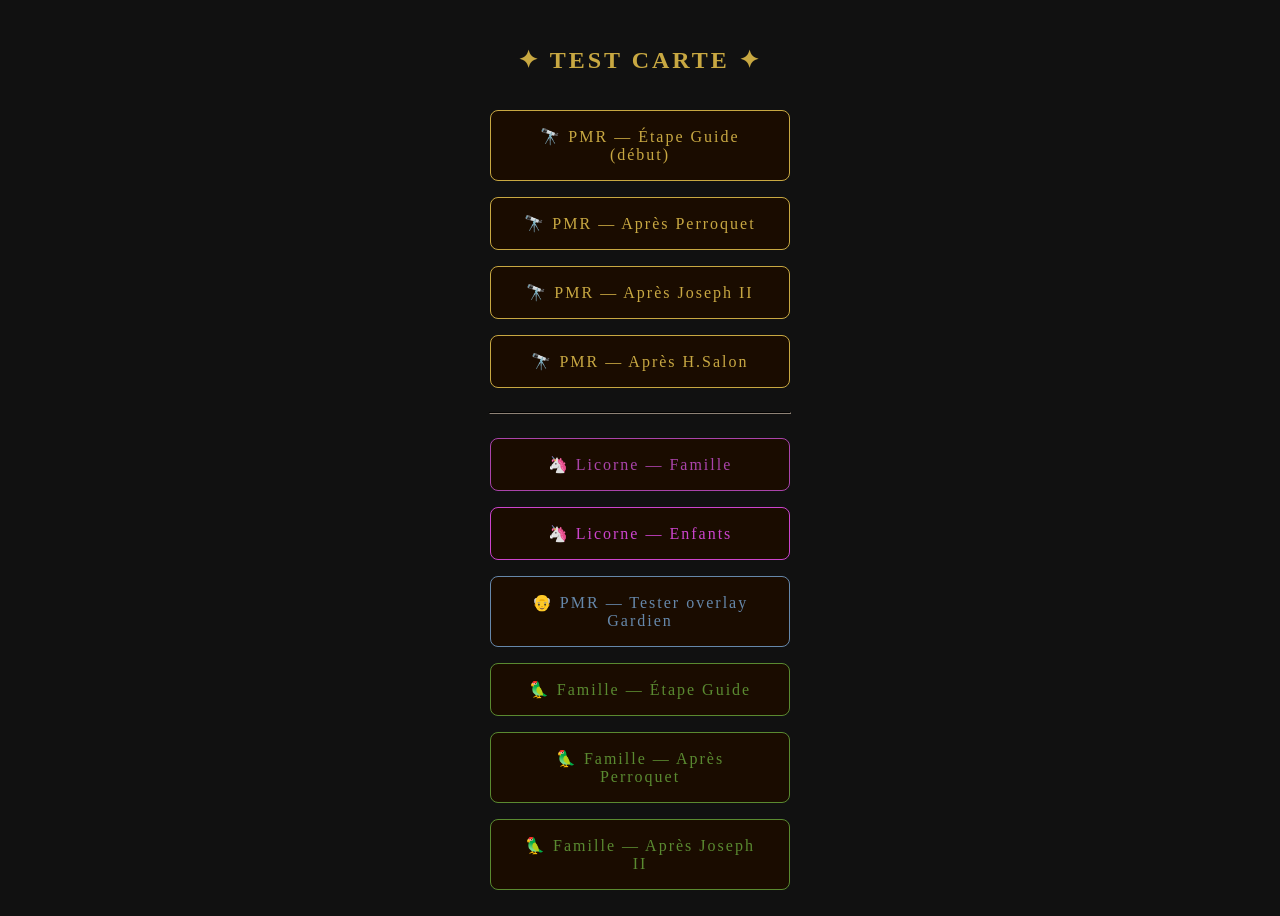
<file: test-pmr.html>
<!DOCTYPE html>
<html lang="fr">
<head>
<meta charset="UTF-8">
<title>Test PMR</title>
<style>
body { background:#111; font-family:Georgia,serif; display:flex; flex-direction:column; align-items:center; justify-content:center; min-height:100vh; gap:16px; }
.btn { padding:16px 32px; border-radius:8px; font-size:16px; cursor:pointer; font-family:Georgia,serif; letter-spacing:2px; border:1px solid #c8a842; background:#1a0c00; color:#c8a842; width:300px; text-align:center; }
.btn:hover { background:#3a1a00; }
h2 { color:#c8a842; letter-spacing:3px; }
</style>
</head>
<body>
<h2>✦ TEST CARTE ✦</h2>

<button class="btn" onclick="tester('pmr', 0)">🔭 PMR — Étape Guide (début)</button>
<button class="btn" onclick="tester('pmr', 1)">🔭 PMR — Après Perroquet</button>
<button class="btn" onclick="tester('pmr', 2)">🔭 PMR — Après Joseph II</button>
<button class="btn" onclick="tester('pmr', 3)">🔭 PMR — Après H.Salon</button>

<hr style="border-color:#3a3530;width:300px;margin:8px 0">
<button class="btn" style="border-color:#aa44aa;color:#aa44aa;" onclick="testerLicorne()">🦄 Licorne — Famille</button>
<button class="btn" style="border-color:#cc44cc;color:#cc44cc;" onclick="testerLicorneEnfant()">🦄 Licorne — Enfants</button>
<button class="btn" style="border-color:#6688aa;color:#6688aa;" onclick="testerGardien()">👴 PMR — Tester overlay Gardien</button>

<button class="btn" style="border-color:#5a8a30;color:#5a8a30;" onclick="tester('famille', 0)">🦜 Famille — Étape Guide</button>
<button class="btn" style="border-color:#5a8a30;color:#5a8a30;" onclick="tester('famille', 1)">🦜 Famille — Après Perroquet</button>
<button class="btn" style="border-color:#5a8a30;color:#5a8a30;" onclick="tester('famille', 2)">🦜 Famille — Après Joseph II</button>

<script>
function tester(parcours, etape) {
  localStorage.setItem('parcours', parcours);
  localStorage.setItem('phase', 'commun');
  localStorage.setItem('etape', String(etape));
  localStorage.setItem('indiceAffiche', '1');
  localStorage.setItem('erreurs', '0');
  localStorage.setItem('totalErreurs', '0');
  window.location.href = 'progression.html?mode=reussi&etape=' + etape;
}

function testerLicorne() {
  localStorage.setItem('parcours', 'famille');
  localStorage.setItem('phase', 'classique');
  localStorage.setItem('etape', '1');
  localStorage.setItem('indiceAffiche', '0');
  localStorage.setItem('erreurs', '0');
  localStorage.setItem('totalErreurs', '0');
  window.location.href = 'enigme.html?etape=licorne-classique';
}

function testerLicorneEnfant() {
  localStorage.setItem('parcours', 'enfants');
  localStorage.setItem('phase', 'classique');
  localStorage.setItem('etape', '1');
  localStorage.setItem('indiceAffiche', '0');
  localStorage.setItem('erreurs', '0');
  localStorage.setItem('totalErreurs', '0');
  window.location.href = 'enigme.html?etape=licorne-classique';
}

function testerGardien() {
  localStorage.setItem('parcours', 'pmr');
  localStorage.setItem('phase', 'pmr');
  localStorage.setItem('etape', '1');
  localStorage.setItem('indiceAffiche', '1');
  localStorage.setItem('erreurs', '0');
  localStorage.setItem('totalErreurs', '0');
  window.location.href = 'progression.html?mode=reussi&etape=5';
}
</script>
</body>
</html>
</file>
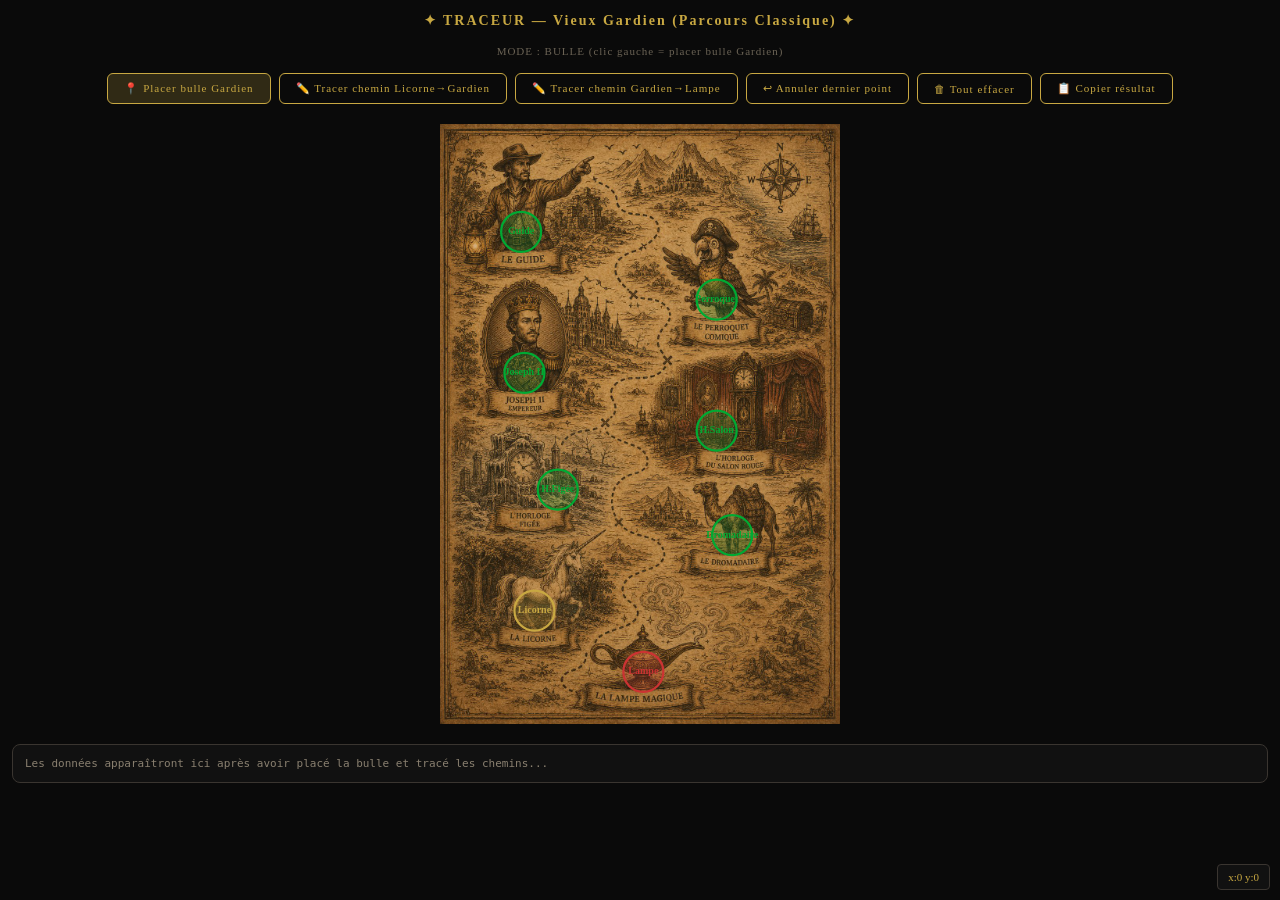
<file: traceur-gardien-classique.html>
<!DOCTYPE html>
<html lang="fr">
<head>
<meta charset="UTF-8">
<title>Traceur — Vieux Gardien Classique</title>
<style>
* { margin:0; padding:0; box-sizing:border-box; }
body { background:#0a0a0a; color:#f0ead8; font-family:Georgia,serif; }
h1 { text-align:center; padding:12px; font-size:14px; color:#c8a842; letter-spacing:2px; }
#info { text-align:center; font-size:11px; color:#6b6355; padding:4px; letter-spacing:1px; }
#wrap { display:flex; justify-content:center; padding:8px; }
#canvasWrap { position:relative; display:inline-block; }
canvas { display:block; cursor:crosshair; }
#controls { text-align:center; padding:12px; display:flex; flex-wrap:wrap; gap:8px; justify-content:center; }
button { background:transparent; border:1px solid #c8a842; border-radius:6px; padding:8px 16px; color:#c8a842; font-family:Georgia,serif; font-size:11px; letter-spacing:1px; cursor:pointer; }
button:hover { background:rgba(200,168,66,0.1); }
button.active { background:rgba(200,168,66,0.2); }
#output { background:#111; border:1px solid #3a3530; border-radius:8px; margin:12px; padding:12px; font-size:11px; color:#8a8070; font-family:monospace; white-space:pre-wrap; max-height:200px; overflow-y:auto; }
#coords { position:fixed; bottom:10px; right:10px; background:#111; border:1px solid #3a3530; padding:6px 10px; font-size:11px; color:#c8a842; border-radius:4px; }
</style>
</head>
<body>
<h1>✦ TRACEUR — Vieux Gardien (Parcours Classique) ✦</h1>
<div id="info">MODE : <span id="modeLabel">BULLE (clic gauche = placer bulle Gardien)</span></div>

<div id="controls">
  <button id="btnBulle" class="active" onclick="setMode('bulle')">📍 Placer bulle Gardien</button>
  <button id="btnChemin" onclick="setMode('chemin')">✏️ Tracer chemin Licorne→Gardien</button>
  <button id="btnChemin2" onclick="setMode('chemin2')">✏️ Tracer chemin Gardien→Lampe</button>
  <button id="btnUndo" onclick="undo()">↩ Annuler dernier point</button>
  <button id="btnReset" onclick="resetAll()">🗑 Tout effacer</button>
  <button id="btnExport" onclick="exportData()">📋 Copier résultat</button>
</div>

<div id="wrap"><div id="canvasWrap">
  <canvas id="c"></canvas>
</div></div>

<div id="output">Les données apparaîtront ici après avoir placé la bulle et tracé les chemins...</div>
<div id="coords">x:0 y:0</div>

<script>
const canvas = document.getElementById('c');
const ctx = canvas.getContext('2d');
const img = new Image();
img.src = 'img/carte-fond.jpg';

// Positions existantes pour référence
const bullesExistantes = [
  {id:'c0', cx:73,  cy:97,  label:'Guide',     color:'#00aa33'},
  {id:'c1', cx:249, cy:158, label:'Perroquet',  color:'#00aa33'},
  {id:'c2', cx:76,  cy:224, label:'Joseph II',  color:'#00aa33'},
  {id:'c3', cx:249, cy:276, label:'H.Salon',    color:'#00aa33'},
  {id:'c4', cx:106, cy:329, label:'H.Figée',    color:'#00aa33'},
  {id:'c5', cx:263, cy:370, label:'Dromadaire', color:'#00aa33'},
  {id:'c6', cx:85,  cy:438, label:'Licorne',    color:'#c8a842'},
  {id:'c7', cx:183, cy:493, label:'Lampe',      color:'#cc3333'},
];

let mode = 'bulle';
let bulle = null;
let chemin1 = []; // Licorne → Gardien
let chemin2 = []; // Gardien → Lampe
let scale = 1;

img.onload = function() {
  scale = Math.min(window.innerWidth * 0.9 / 360, 600 / 540);
  canvas.width  = Math.round(360 * scale);
  canvas.height = Math.round(540 * scale);
  draw();
};

function draw() {
  ctx.clearRect(0, 0, canvas.width, canvas.height);
  ctx.drawImage(img, 0, 0, canvas.width, canvas.height);

  // Bulles existantes
  bullesExistantes.forEach(b => {
    const x = b.cx * scale, y = b.cy * scale;
    ctx.beginPath(); ctx.arc(x, y, 18*scale, 0, Math.PI*2);
    ctx.fillStyle = b.color + '33'; ctx.fill();
    ctx.strokeStyle = b.color; ctx.lineWidth = 2*scale; ctx.stroke();
    ctx.fillStyle = b.color; ctx.font = `bold ${9*scale}px Georgia`;
    ctx.textAlign = 'center'; ctx.textBaseline = 'middle';
    ctx.fillText(b.label, x, y);
  });

  // Chemin Licorne→Gardien
  if (chemin1.length > 1) {
    ctx.beginPath();
    ctx.moveTo(chemin1[0].x*scale, chemin1[0].y*scale);
    chemin1.forEach(p => ctx.lineTo(p.x*scale, p.y*scale));
    ctx.strokeStyle = '#00cc44'; ctx.lineWidth = 3*scale;
    ctx.setLineDash([8*scale, 6*scale]); ctx.stroke(); ctx.setLineDash([]);
  }
  chemin1.forEach(p => {
    ctx.beginPath(); ctx.arc(p.x*scale, p.y*scale, 3*scale, 0, Math.PI*2);
    ctx.fillStyle = '#00cc44'; ctx.fill();
  });

  // Chemin Gardien→Lampe
  if (chemin2.length > 1) {
    ctx.beginPath();
    ctx.moveTo(chemin2[0].x*scale, chemin2[0].y*scale);
    chemin2.forEach(p => ctx.lineTo(p.x*scale, p.y*scale));
    ctx.strokeStyle = '#ffaa00'; ctx.lineWidth = 3*scale;
    ctx.setLineDash([8*scale, 6*scale]); ctx.stroke(); ctx.setLineDash([]);
  }
  chemin2.forEach(p => {
    ctx.beginPath(); ctx.arc(p.x*scale, p.y*scale, 3*scale, 0, Math.PI*2);
    ctx.fillStyle = '#ffaa00'; ctx.fill();
  });

  // Bulle Gardien
  if (bulle) {
    const x = bulle.x*scale, y = bulle.y*scale;
    ctx.beginPath(); ctx.arc(x, y, 21*scale, 0, Math.PI*2);
    ctx.fillStyle = '#000000'; ctx.globalAlpha=0.55; ctx.fill(); ctx.globalAlpha=1;
    ctx.beginPath(); ctx.arc(x, y, 18*scale, 0, Math.PI*2);
    ctx.fillStyle = '#1c1005'; ctx.fill();
    ctx.strokeStyle = '#cc3333'; ctx.lineWidth = 2.5*scale; ctx.stroke();
    ctx.fillStyle = '#cc3333'; ctx.font = `bold ${10*scale}px Georgia`;
    ctx.textAlign = 'center'; ctx.textBaseline = 'middle';
    ctx.fillText('GARDIEN', x, y);
  }
}

function setMode(m) {
  mode = m;
  document.querySelectorAll('button').forEach(b => b.classList.remove('active'));
  document.getElementById('btn' + m.charAt(0).toUpperCase() + m.slice(1)).classList.add('active');
  const labels = {
    bulle: 'BULLE (clic = placer bulle Gardien)',
    chemin: 'CHEMIN 1 — Licorne → Gardien (vert)',
    chemin2: 'CHEMIN 2 — Gardien → Lampe (orange)'
  };
  document.getElementById('modeLabel').textContent = labels[m];
}

canvas.addEventListener('click', function(e) {
  const rect = canvas.getBoundingClientRect();
  const x = Math.round((e.clientX - rect.left) / scale);
  const y = Math.round((e.clientY - rect.top) / scale);
  if (mode === 'bulle') { bulle = {x, y}; }
  else if (mode === 'chemin') { chemin1.push({x, y}); }
  else if (mode === 'chemin2') { chemin2.push({x, y}); }
  draw(); updateOutput();
});

canvas.addEventListener('mousemove', function(e) {
  const rect = canvas.getBoundingClientRect();
  const x = Math.round((e.clientX - rect.left) / scale);
  const y = Math.round((e.clientY - rect.top) / scale);
  document.getElementById('coords').textContent = `x:${x} y:${y}`;
});

function undo() {
  if (mode === 'chemin' && chemin1.length) chemin1.pop();
  else if (mode === 'chemin2' && chemin2.length) chemin2.pop();
  else if (mode === 'bulle') bulle = null;
  draw(); updateOutput();
}

function resetAll() {
  bulle = null; chemin1 = []; chemin2 = [];
  draw(); updateOutput();
}

function pathData(pts) {
  if (!pts.length) return '';
  let d = `M${pts[0].x},${pts[0].y}`;
  for (let i=1; i<pts.length; i++) d += ` L${pts[i].x},${pts[i].y}`;
  return d;
}

function updateOutput() {
  let out = '';
  if (bulle) out += `Bulle Gardien: cx="${bulle.x}" cy="${bulle.y}"\n`;
  if (chemin1.length) out += `\nChemin Licorne→Gardien:\n${pathData(chemin1)}\n`;
  if (chemin2.length) out += `\nChemin Gardien→Lampe:\n${pathData(chemin2)}\n`;
  document.getElementById('output').textContent = out || 'Commence par placer la bulle Gardien...';
}

function exportData() {
  updateOutput();
  const text = document.getElementById('output').textContent;
  navigator.clipboard.writeText(text).then(() => {
    document.getElementById('btnExport').textContent = '✓ Copié !';
    setTimeout(() => document.getElementById('btnExport').textContent = '📋 Copier résultat', 2000);
  });
}
</script>
</body>
</html>
</file>
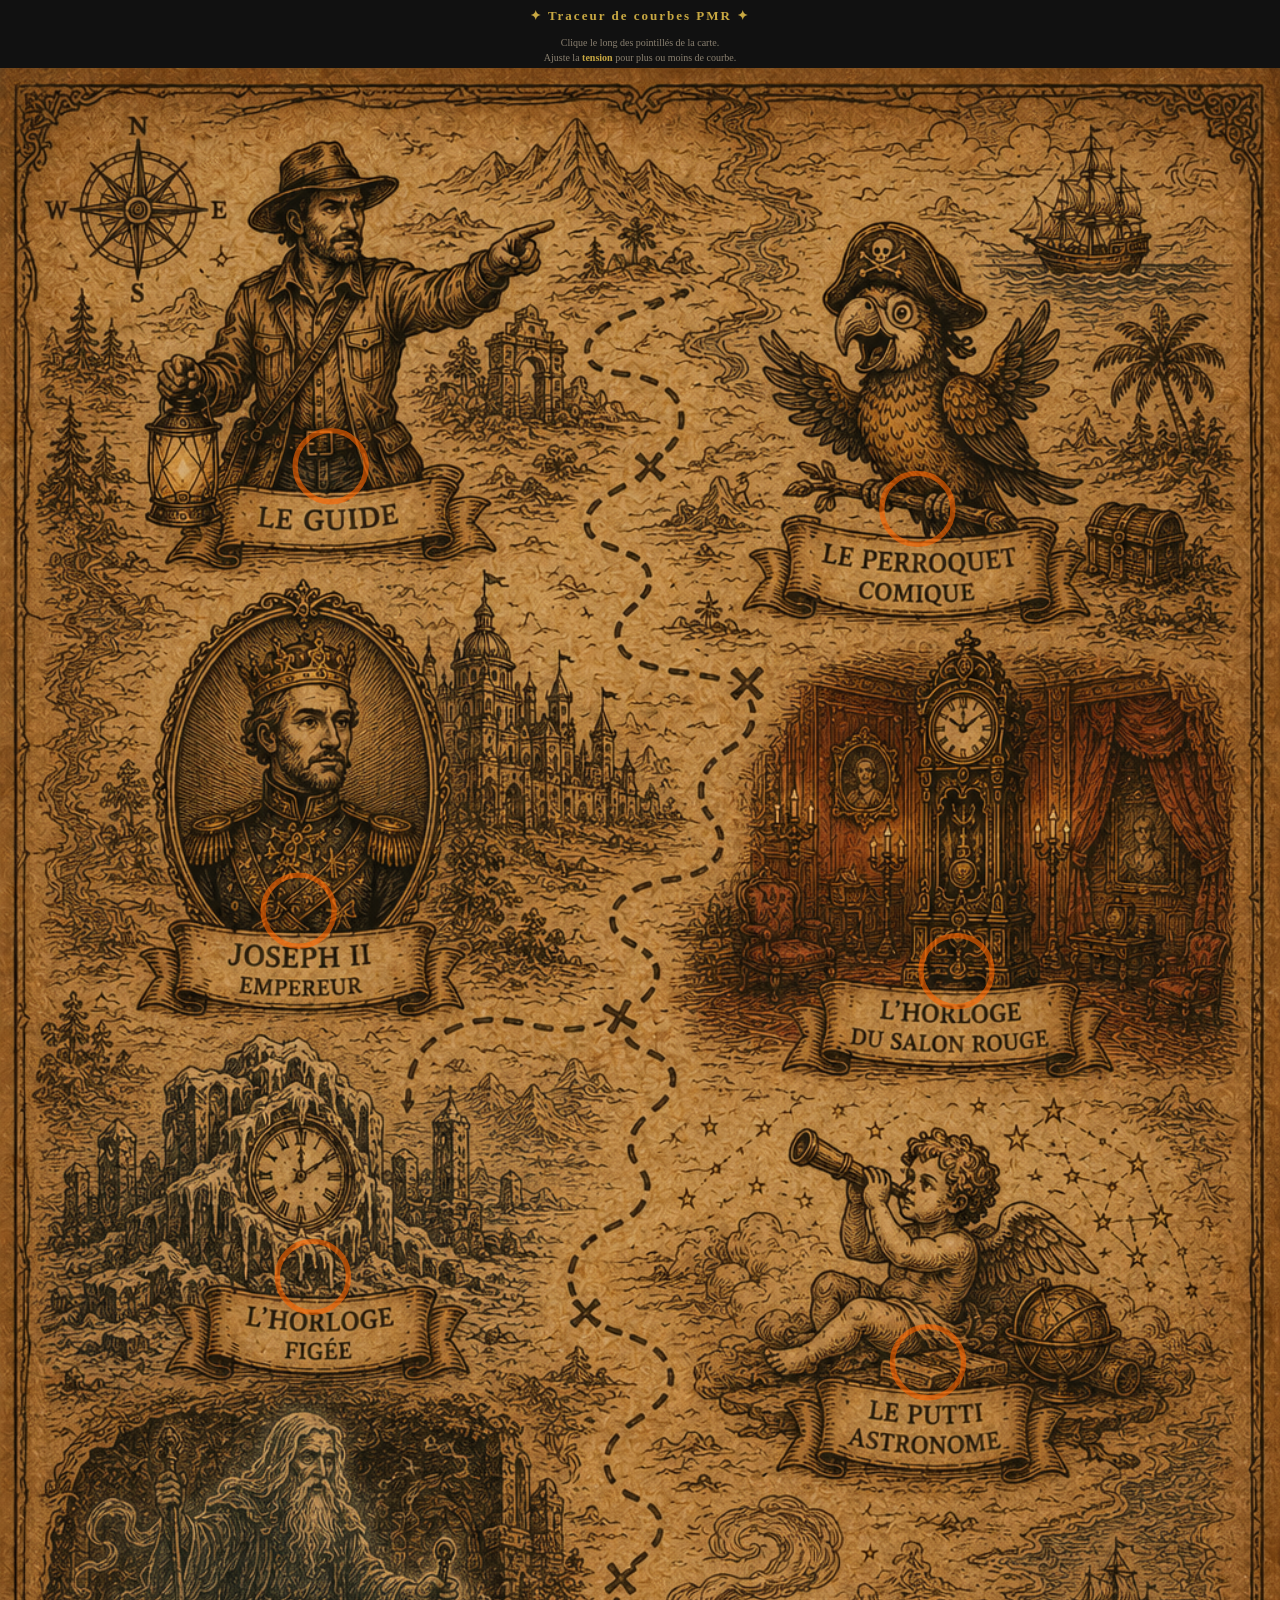
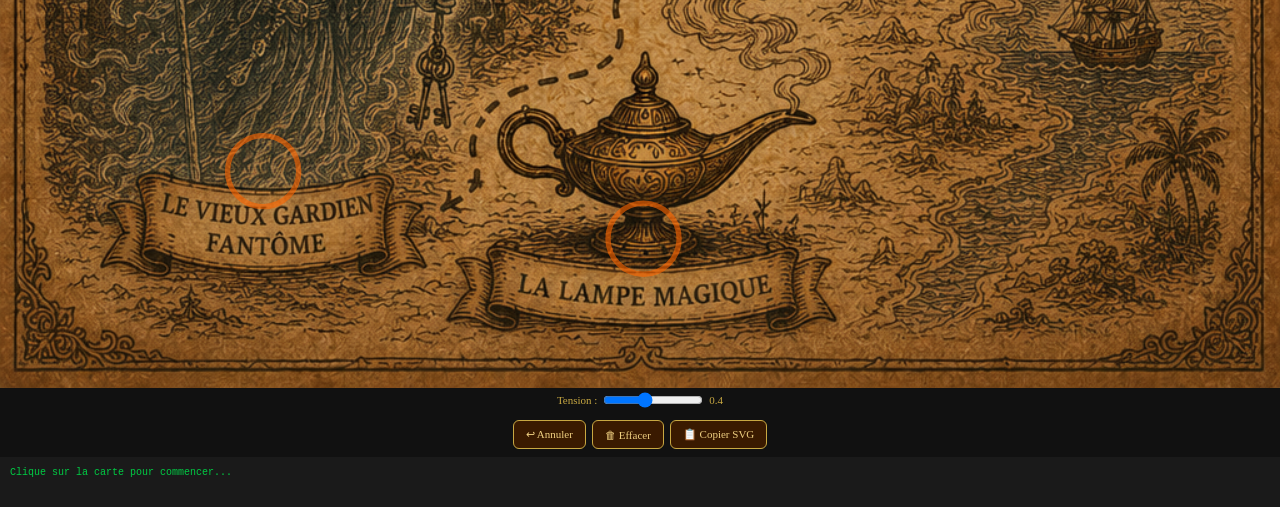
<file: traceur-pmr.html>
<!DOCTYPE html>
<html lang="fr">
<head>
<meta charset="UTF-8">
<meta name="viewport" content="width=device-width, initial-scale=1.0, maximum-scale=1.0">
<title>Traceur PMR</title>
<style>
* { margin:0; padding:0; box-sizing:border-box; }
body { background:#111; font-family:Georgia,serif; color:#f0d080; }
h1 { text-align:center; padding:8px; font-size:13px; letter-spacing:2px; color:#c8a842; }
p.info { text-align:center; font-size:10px; color:#8a8070; padding:3px 8px; line-height:1.5; }
#wrap { position:relative; display:block; }
#carte { width:100%; display:block; cursor:crosshair; }
svg#overlay { position:absolute; top:0; left:0; width:100%; height:100%; pointer-events:none; }
#controls { display:flex; gap:6px; padding:8px; justify-content:center; flex-wrap:wrap; }
.btn { padding:7px 12px; background:#3a1a00; color:#f0d080; border:1px solid #c8a842; border-radius:6px; cursor:pointer; font-size:11px; font-family:Georgia,serif; }
#tension-wrap { display:flex; align-items:center; gap:6px; padding:4px 8px; justify-content:center; }
#tension-wrap label { font-size:11px; color:#c8a842; }
#tension { width:100px; }
#output { background:#1a1a1a; padding:10px; font-size:10px; font-family:monospace; color:#00cc44; word-break:break-all; min-height:50px; }
</style>
</head>
<body>
<h1>✦ Traceur de courbes PMR ✦</h1>
<p class="info">Clique le long des pointillés de la carte.<br>Ajuste la <b style="color:#c8a842">tension</b> pour plus ou moins de courbe.</p>

<div id="wrap">
  <img id="carte" src="img/carte-pmr.png" draggable="false"/>
  <svg id="overlay" viewBox="0 0 360 540">
    <!-- Bulles de référence -->
    <circle cx="93"  cy="112" r="10" fill="none" stroke="#ff6600" stroke-width="1.5" opacity="0.6"/>
    <circle cx="258" cy="124" r="10" fill="none" stroke="#ff6600" stroke-width="1.5" opacity="0.6"/>
    <circle cx="84"  cy="237" r="10" fill="none" stroke="#ff6600" stroke-width="1.5" opacity="0.6"/>
    <circle cx="269" cy="254" r="10" fill="none" stroke="#ff6600" stroke-width="1.5" opacity="0.6"/>
    <circle cx="88"  cy="340" r="10" fill="none" stroke="#ff6600" stroke-width="1.5" opacity="0.6"/>
    <circle cx="261" cy="364" r="10" fill="none" stroke="#ff6600" stroke-width="1.5" opacity="0.6"/>
    <circle cx="74"  cy="479" r="10" fill="none" stroke="#ff6600" stroke-width="1.5" opacity="0.6"/>
    <circle cx="181" cy="498" r="10" fill="none" stroke="#ff6600" stroke-width="1.5" opacity="0.6"/>
    <g id="points"></g>
    <path id="chemin" fill="none" stroke="#ff6600" stroke-width="2" stroke-dasharray="7,4" opacity="0.9"/>
  </svg>
</div>

<div id="tension-wrap">
  <label>Tension :</label>
  <input type="range" id="tension" min="0" max="1" step="0.05" value="0.4" oninput="updatePath()"/>
  <span id="tensionVal" style="font-size:11px;color:#c8a842">0.4</span>
</div>

<div id="controls">
  <button class="btn" onclick="annuler()">↩ Annuler</button>
  <button class="btn" onclick="effacer()">🗑 Effacer</button>
  <button class="btn" onclick="copyPath()">📋 Copier SVG</button>
</div>
<div id="output">Clique sur la carte pour commencer...</div>

<script>
const img = document.getElementById('carte');
const cheminEl = document.getElementById('chemin');
const pointsEl = document.getElementById('points');
const vW = 360, vH = 540;
let pts = [];

function getPos(cx, cy) {
  const r = img.getBoundingClientRect();
  return { x: Math.round((cx-r.left)*vW/r.width), y: Math.round((cy-r.top)*vH/r.height) };
}

img.addEventListener('click', e => addPt(getPos(e.clientX, e.clientY)));
img.addEventListener('touchend', e => { e.preventDefault(); const t=e.changedTouches[0]; addPt(getPos(t.clientX, t.clientY)); }, {passive:false});

function addPt(p) {
  pts.push(p);
  const c = document.createElementNS('http://www.w3.org/2000/svg','circle');
  c.setAttribute('cx',p.x); c.setAttribute('cy',p.y); c.setAttribute('r','4');
  c.setAttribute('fill','#ff6600'); c.setAttribute('stroke','#fff'); c.setAttribute('stroke-width','1.2');
  c.setAttribute('id','pt'+(pts.length-1));
  const t = document.createElementNS('http://www.w3.org/2000/svg','text');
  t.setAttribute('x',p.x+6); t.setAttribute('y',p.y-5);
  t.setAttribute('font-size','8'); t.setAttribute('fill','#ff8844');
  t.setAttribute('id','ptl'+(pts.length-1));
  t.textContent = pts.length;
  pointsEl.appendChild(c); pointsEl.appendChild(t);
  updatePath();
}

function catmullRom(points, tension) {
  if (points.length < 2) return '';
  if (points.length === 2) return `M${points[0].x},${points[0].y} L${points[1].x},${points[1].y}`;
  let d = `M${points[0].x},${points[0].y}`;
  for (let i=0; i<points.length-1; i++) {
    const p0=points[Math.max(i-1,0)], p1=points[i], p2=points[i+1], p3=points[Math.min(i+2,points.length-1)];
    const cp1x=Math.round(p1.x+(p2.x-p0.x)*tension), cp1y=Math.round(p1.y+(p2.y-p0.y)*tension);
    const cp2x=Math.round(p2.x-(p3.x-p1.x)*tension), cp2y=Math.round(p2.y-(p3.y-p1.y)*tension);
    d += ` C${cp1x},${cp1y} ${cp2x},${cp2y} ${p2.x},${p2.y}`;
  }
  return d;
}

function updatePath() {
  const tension = parseFloat(document.getElementById('tension').value);
  document.getElementById('tensionVal').textContent = tension.toFixed(2);
  if (pts.length < 2) { cheminEl.setAttribute('d',''); document.getElementById('output').textContent='Pose au moins 2 points...'; return; }
  const d = catmullRom(pts, tension);
  cheminEl.setAttribute('d', d);
  document.getElementById('output').textContent = d;
}

function annuler() {
  if (!pts.length) return;
  pts.pop();
  const last = pts.length;
  ['pt','ptl'].forEach(pfx => { const el=document.getElementById(pfx+last); if(el) pointsEl.removeChild(el); });
  updatePath();
}

function effacer() {
  pts=[]; pointsEl.innerHTML=''; cheminEl.setAttribute('d','');
  document.getElementById('output').textContent='Effacé.';
}

function copyPath() {
  navigator.clipboard.writeText(document.getElementById('output').textContent).then(() => {
    const btn=event.target; btn.textContent='✓ Copié !';
    setTimeout(()=>btn.textContent='📋 Copier SVG',2000);
  });
}
</script>
</body>
</html>
</file>
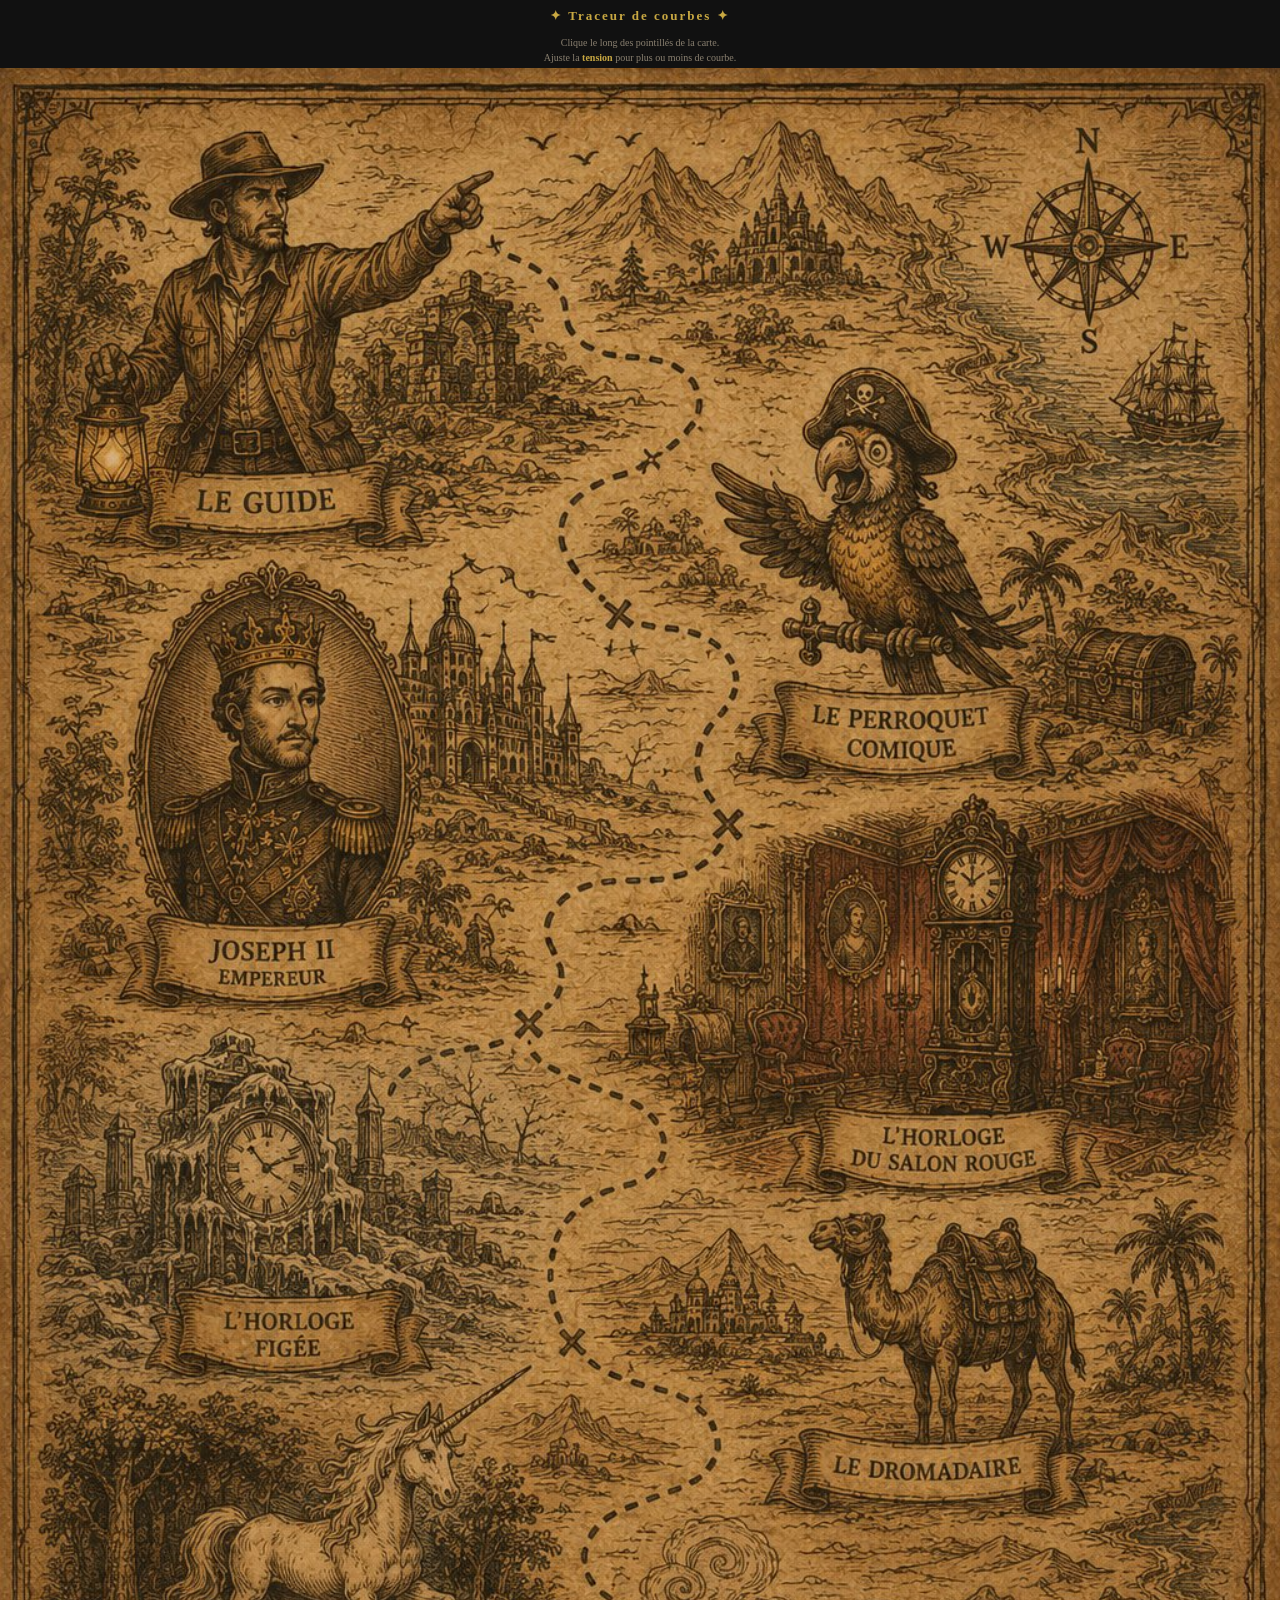
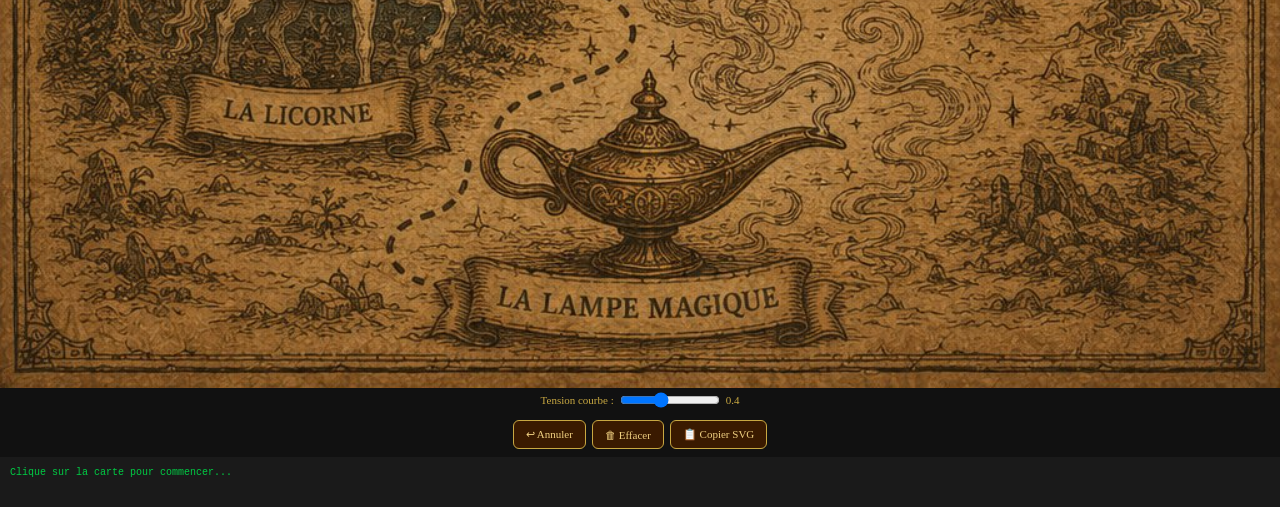
<file: traceur.html>
<!DOCTYPE html>
<html lang="fr">
<head>
<meta charset="UTF-8">
<meta name="viewport" content="width=device-width, initial-scale=1.0, maximum-scale=1.0">
<title>Traceur courbes</title>
<style>
* { margin:0; padding:0; box-sizing:border-box; }
body { background:#111; font-family:Georgia,serif; color:#f0d080; }
h1 { text-align:center; padding:8px; font-size:13px; letter-spacing:2px; color:#c8a842; }
p.info { text-align:center; font-size:10px; color:#8a8070; padding:3px 8px; line-height:1.5; }
#wrap { position:relative; display:block; }
#carte { width:100%; display:block; cursor:crosshair; }
svg#overlay { position:absolute; top:0; left:0; width:100%; height:100%; pointer-events:none; }
#controls { display:flex; gap:6px; padding:8px; justify-content:center; flex-wrap:wrap; }
.btn { padding:7px 12px; background:#3a1a00; color:#f0d080; border:1px solid #c8a842; border-radius:6px; cursor:pointer; font-size:11px; font-family:Georgia,serif; }
.btn:hover { background:#5a2a08; }
#tension-wrap { display:flex; align-items:center; gap:6px; padding:4px 8px; justify-content:center; }
#tension-wrap label { font-size:11px; color:#c8a842; }
#tension { width:100px; }
#output { background:#1a1a1a; padding:10px; font-size:10px; font-family:monospace; color:#00cc44; word-break:break-all; min-height:50px; }
</style>
</head>
<body>
<h1>✦ Traceur de courbes ✦</h1>
<p class="info">Clique le long des pointillés de la carte.<br>Ajuste la <b style="color:#c8a842">tension</b> pour plus ou moins de courbe.</p>

<div id="wrap">
  <img id="carte" src="img/carte-fond.jpg" draggable="false"/>
  <svg id="overlay" viewBox="0 0 360 540">
    <g id="points"></g>
    <path id="chemin" fill="none" stroke="#ff6600" stroke-width="2" stroke-dasharray="7,4" opacity="0.9"/>
  </svg>
</div>

<div id="tension-wrap">
  <label>Tension courbe :</label>
  <input type="range" id="tension" min="0" max="1" step="0.05" value="0.4" oninput="updatePath()"/>
  <span id="tensionVal" style="font-size:11px;color:#c8a842">0.4</span>
</div>

<div id="controls">
  <button class="btn" onclick="annuler()">↩ Annuler</button>
  <button class="btn" onclick="effacer()">🗑 Effacer</button>
  <button class="btn" onclick="copyPath()">📋 Copier SVG</button>
</div>
<div id="output">Clique sur la carte pour commencer...</div>

<script>
const img = document.getElementById('carte');
const cheminEl = document.getElementById('chemin');
const pointsEl = document.getElementById('points');
const vW = 360, vH = 540;
let pts = [];

function getPos(cx, cy) {
  const r = img.getBoundingClientRect();
  return {
    x: Math.round((cx - r.left) * vW / r.width),
    y: Math.round((cy - r.top)  * vH / r.height)
  };
}

img.addEventListener('click', e => { addPt(getPos(e.clientX, e.clientY)); });
img.addEventListener('touchend', e => {
  e.preventDefault();
  const t = e.changedTouches[0];
  addPt(getPos(t.clientX, t.clientY));
}, {passive:false});

function addPt(p) {
  pts.push(p);
  // Cercle
  const c = document.createElementNS('http://www.w3.org/2000/svg','circle');
  c.setAttribute('cx',p.x); c.setAttribute('cy',p.y); c.setAttribute('r','4');
  c.setAttribute('fill','#ff6600'); c.setAttribute('stroke','#fff'); c.setAttribute('stroke-width','1.2');
  c.setAttribute('id','pt'+(pts.length-1));
  // Numéro
  const t = document.createElementNS('http://www.w3.org/2000/svg','text');
  t.setAttribute('x',p.x+6); t.setAttribute('y',p.y-5);
  t.setAttribute('font-size','8'); t.setAttribute('fill','#ff8844');
  t.setAttribute('id','ptl'+(pts.length-1));
  t.textContent = pts.length;
  pointsEl.appendChild(c);
  pointsEl.appendChild(t);
  updatePath();
}

// Catmull-Rom → courbes lisses passant par tous les points
function catmullRomToBezier(points, tension) {
  if (points.length < 2) return '';
  if (points.length === 2) return `M${points[0].x},${points[0].y} L${points[1].x},${points[1].y}`;

  let d = `M${points[0].x},${points[0].y}`;
  for (let i = 0; i < points.length - 1; i++) {
    const p0 = points[Math.max(i-1, 0)];
    const p1 = points[i];
    const p2 = points[i+1];
    const p3 = points[Math.min(i+2, points.length-1)];

    const cp1x = Math.round(p1.x + (p2.x - p0.x) * tension);
    const cp1y = Math.round(p1.y + (p2.y - p0.y) * tension);
    const cp2x = Math.round(p2.x - (p3.x - p1.x) * tension);
    const cp2y = Math.round(p2.y - (p3.y - p1.y) * tension);

    d += ` C${cp1x},${cp1y} ${cp2x},${cp2y} ${p2.x},${p2.y}`;
  }
  return d;
}

function updatePath() {
  const tension = parseFloat(document.getElementById('tension').value);
  document.getElementById('tensionVal').textContent = tension.toFixed(2);
  if (pts.length < 2) { cheminEl.setAttribute('d',''); document.getElementById('output').textContent = 'Pose au moins 2 points...'; return; }
  const d = catmullRomToBezier(pts, tension);
  cheminEl.setAttribute('d', d);
  document.getElementById('output').textContent = d;
}

function annuler() {
  if (!pts.length) return;
  pts.pop();
  const last = pts.length;
  ['pt','ptl'].forEach(pfx => { const el = document.getElementById(pfx+last); if(el) pointsEl.removeChild(el); });
  updatePath();
}

function effacer() {
  pts = [];
  pointsEl.innerHTML = '';
  cheminEl.setAttribute('d','');
  document.getElementById('output').textContent = 'Effacé.';
}

function copyPath() {
  const txt = document.getElementById('output').textContent;
  navigator.clipboard.writeText(txt).then(() => {
    const btn = event.target;
    btn.textContent = '✓ Copié !';
    setTimeout(() => btn.textContent = '📋 Copier SVG', 2000);
  });
}
</script>
</body>
</html>
</file>
<file: css/style.css>
/* ============================================================
   STYLE.CSS — Jeu Musée — Option A : Noir / Crème
   ============================================================ */

@import url('https://fonts.googleapis.com/css2?family=Cormorant+Garamond:wght@300;400;500&family=Jost:wght@300;400;500&display=swap');

* { box-sizing: border-box; margin: 0; padding: 0; }

body {
  font-family: 'Jost', 'Segoe UI', sans-serif;
  background: #0e0e0e;
  color: #f0ead8;
  min-height: 100vh;
  display: flex;
  align-items: center;
  justify-content: center;
}

/* ── LOGO ── */
.logo-musee {
  width: 100%;
  max-width: 280px;
  margin: 0 auto 0.5rem;
  display: block;
  opacity: 0.95;
}

.logo-question {
  width: 100%;
  max-width: 200px;
  margin: 0 auto 0.2rem;
  display: block;
  opacity: 0.85;
}

.logo-jeu {
  width: 140px;
  opacity: 0.7;
}

/* ── SÉPARATEUR DÉCORATIF ── */
.separateur {
  width: 40px;
  height: 1px;
  background: #8a8070;
  margin: 0.8rem auto;
}

/* ── ACCUEIL ── */
.accueil {
  text-align: center;
  padding: 2rem 1.5rem;
  max-width: 420px;
  width: 100%;
}

.accueil h1 {
  font-family: 'Cormorant Garamond', serif;
  font-size: 1.6rem;
  font-weight: 300;
  letter-spacing: 0.05em;
  color: #f0ead8;
  margin-bottom: 0.3rem;
}

.sous-titre {
  font-size: 0.75rem;
  color: #6b6355;
  letter-spacing: 0.2em;
  text-transform: uppercase;
  margin-bottom: 1.8rem;
}

.parcours-choix {
  display: flex;
  flex-direction: column;
  gap: 0.7rem;
}

.btn-parcours {
  display: flex;
  align-items: center;
  gap: 1rem;
  padding: 1rem 1.3rem;
  border: 1px solid #2a2520;
  border-radius: 8px;
  cursor: pointer;
  background: #161410;
  transition: border-color 0.2s, background 0.2s, transform 0.15s;
  width: 100%;
  text-align: left;
}

.btn-parcours:hover {
  border-color: #8a8070;
  background: #1c1916;
  transform: translateX(4px);
}

.btn-parcours:active { opacity: 0.85; transform: translateX(2px); }

.btn-point {
  width: 8px;
  height: 8px;
  border-radius: 50%;
  background: #8a8070;
  flex-shrink: 0;
  transition: background 0.2s;
}

.btn-parcours:hover .btn-point { background: #f0ead8; }

.btn-parcours strong {
  display: block;
  font-size: 0.95rem;
  font-weight: 400;
  color: #f0ead8;
  letter-spacing: 0.05em;
}

.btn-parcours small {
  display: block;
  font-size: 0.72rem;
  color: #6b6355;
  letter-spacing: 0.08em;
  margin-top: 2px;
}

.btn-parcours.pmr {
  border-color: #2a2520;
  background: #161410;
}

.btn-parcours.pmr .btn-point {
  background: #4a4540;
}

.btn-parcours.pmr:hover {
  border-color: #8a8070;
  background: #1c1916;
  transform: translateX(4px);
}

.btn-parcours.pmr:hover .btn-point {
  background: #f0ead8;
}

/* ── JEU ── */
.jeu-container {
  width: 100%;
  max-width: 480px;
  padding: 1.2rem 1rem;
  display: flex;
  flex-direction: column;
  gap: 1rem;
}

/* ── HEADER JEU (logo + progression) ── */
.jeu-header {
  display: flex;
  flex-direction: column;
  align-items: center;
  gap: 0.6rem;
}

.logo-jeu {
  width: 140px;
  opacity: 0.7;
}

/* ── PROGRESSION ── */
.progression-bar {
  width: 100%;
  height: 2px;
  background: #1e1c18;
  border-radius: 1px;
  overflow: hidden;
}

.progression-fill {
  height: 100%;
  background: #8a8070;
  border-radius: 1px;
  transition: width 0.8s ease;
  width: 0%;
}

.progression-label {
  font-size: 0.68rem;
  color: #4a4540;
  text-align: right;
  letter-spacing: 0.1em;
  text-transform: uppercase;
}

/* ── ÉCRANS ── */
.ecran { width: 100%; }
.cache { display: none !important; }

/* ── VIDÉO ── */
.video-wrapper {
  position: relative;
  width: 100%;
  padding-bottom: 177%;
  background: #080808;
  border-radius: 10px;
  overflow: hidden;
  border: 1px solid #1e1c18;
}

.video-wrapper iframe {
  position: absolute;
  top: 0; left: 0;
  width: 100%; height: 100%;
  border: none;
}

/* ── BOUTON SUITE ── */
.btn-suite {
  display: block;
  width: 100%;
  margin-top: 0.8rem;
  padding: 0.9rem 1rem;
  background: transparent;
  color: #f0ead8;
  border: 1px solid #3a3530;
  border-radius: 8px;
  font-family: 'Jost', sans-serif;
  font-size: 0.85rem;
  font-weight: 400;
  letter-spacing: 0.15em;
  text-transform: uppercase;
  cursor: pointer;
  transition: border-color 0.2s, background 0.2s;
}

.btn-suite:hover  { border-color: #8a8070; background: #161410; }
.btn-suite:active { opacity: 0.8; }

/* ── QUESTION ── */
.question-card {
  background: #111008;
  border: 1px solid #1e1c18;
  border-radius: 12px;
  padding: 1.5rem 1.3rem;
  display: flex;
  flex-direction: column;
  gap: 1rem;
}

.question-card-header {
  display: flex;
  align-items: center;
  justify-content: space-between;
}

.personnage-nom {
  font-size: 0.68rem;
  color: #8a8070;
  text-transform: uppercase;
  letter-spacing: 0.2em;
}

.erreurs-compteur {
  font-size: 1rem;
  letter-spacing: 3px;
}

.separateur-question {
  width: 100%;
  height: 1px;
  background: #1e1c18;
}

.question-texte {
  font-family: 'Cormorant Garamond', serif;
  font-size: 1.2rem;
  font-weight: 300;
  line-height: 1.7;
  color: #f0ead8;
}

.choix-liste {
  display: flex;
  flex-direction: column;
  gap: 0.6rem;
  margin-top: 0.3rem;
}

.btn-choix {
  padding: 0.85rem 1.1rem;
  background: #161410;
  color: #c8bfa8;
  border: 1px solid #2a2520;
  border-radius: 7px;
  font-family: 'Jost', sans-serif;
  font-size: 0.88rem;
  font-weight: 300;
  cursor: pointer;
  text-align: left;
  letter-spacing: 0.03em;
  transition: border-color 0.15s, color 0.15s, transform 0.1s;
}

.btn-choix:hover:not(:disabled) {
  border-color: #8a8070;
  color: #f0ead8;
  transform: translateX(4px);
}

.btn-choix:disabled {
  opacity: 0.25;
  cursor: default;
  text-decoration: line-through;
  color: #6b6355;
}

/* ── FEEDBACK ── */
.message-feedback {
  margin-top: 0.8rem;
  padding: 0.9rem 1rem;
  border-radius: 7px;
  font-size: 0.85rem;
  text-align: center;
  letter-spacing: 0.05em;
  border: 1px solid #1e1c18;
  background: #111008;
}

.feedback-ok     { color: #a8c8a0; }
.feedback-erreur { color: #c89090; }

/* ── INDICE ── */
.indice-card {
  background: #111008;
  border: 1px solid #1e1c18;
  border-radius: 12px;
  padding: 2rem 1.5rem;
  text-align: center;
  display: flex;
  flex-direction: column;
  align-items: center;
  gap: 1rem;
}

.indice-icone {
  width: 36px;
  height: 36px;
  border: 1px solid #8a8070;
  border-radius: 50%;
  display: flex;
  align-items: center;
  justify-content: center;
  font-size: 1rem;
}

.indice-card h2 {
  font-family: 'Cormorant Garamond', serif;
  font-size: 1.4rem;
  font-weight: 300;
  color: #f0ead8;
  letter-spacing: 0.05em;
}

.indice-card p {
  color: #8a8070;
  font-size: 0.9rem;
  line-height: 1.7;
  letter-spacing: 0.03em;
}

/* ── ANTI-CHEAT ── */
.cheat-card {
  background: #111008;
  border: 1px solid #2a1818;
  border-radius: 12px;
  padding: 2rem 1.5rem;
  text-align: center;
  display: flex;
  flex-direction: column;
  align-items: center;
  gap: 1rem;
}

.cheat-card h2 {
  font-family: 'Cormorant Garamond', serif;
  font-size: 1.4rem;
  font-weight: 300;
  color: #c89090;
}

.cheat-card p { color: #6b6355; font-size: 0.88rem; line-height: 1.6; }

/* ── VICTOIRE ── */
.victoire-card {
  text-align: center;
  padding: 2rem 1.5rem;
  max-width: 420px;
  width: 100%;
  display: flex;
  flex-direction: column;
  align-items: center;
  gap: 1rem;
}

.victoire-card h1 {
  font-family: 'Cormorant Garamond', serif;
  font-size: 2rem;
  font-weight: 300;
  color: #f0ead8;
  letter-spacing: 0.08em;
}

.victoire-card p { color: #6b6355; font-size: 0.88rem; }

/* ── RESPONSIVE ── */
@media (max-width: 400px) {
  .question-texte { font-size: 1.05rem; }
  .btn-choix      { font-size: 0.82rem; }
  .logo-musee     { max-width: 220px; }
}
</file>
